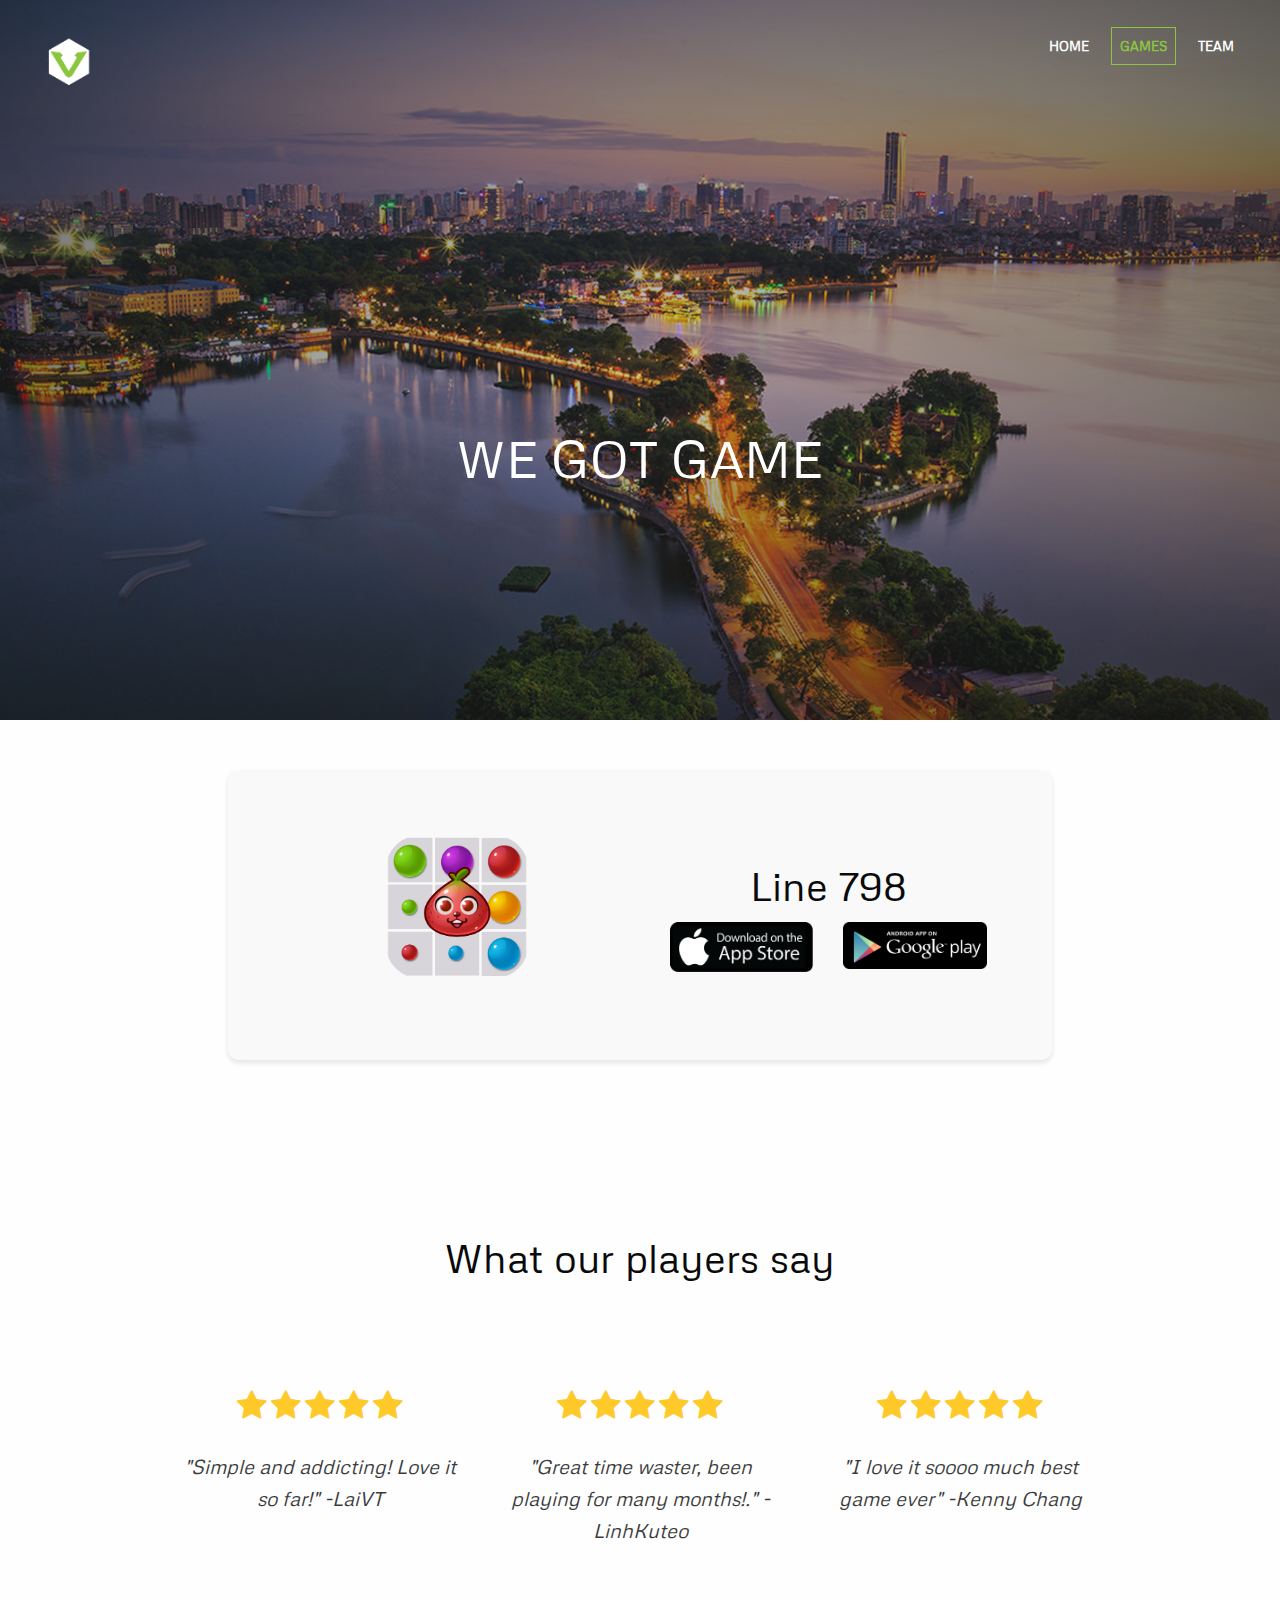
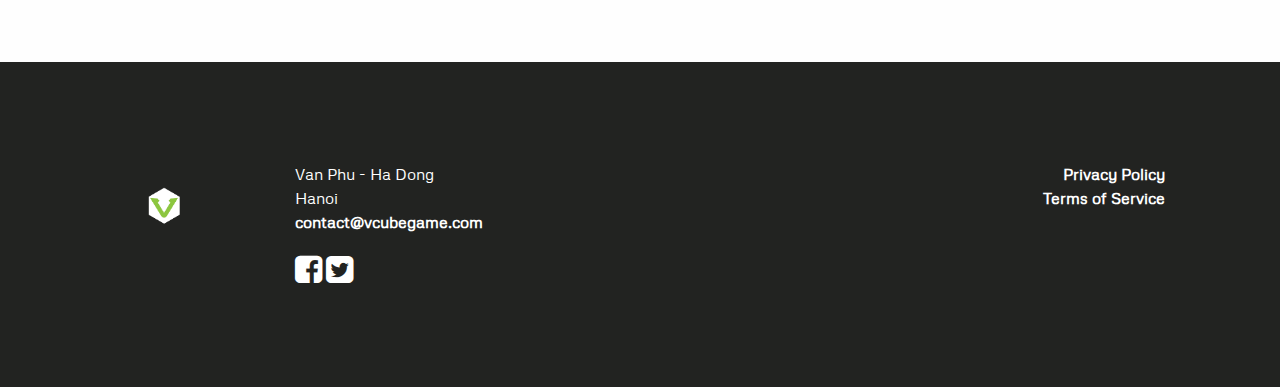
<file: games/index.html>
<!doctype html>
<html lang="en">

  <head>
  <meta charset="utf-8">
  <meta http-equiv="X-UA-Compatible" content="IE=edge">
  <meta name="viewport" content="width=device-width, initial-scale=1">

  <title>Games - vCube</title>
  <meta name="description" content="">

  <meta name="twitter:card" content="summary">
  <meta name="twitter:site" content="@vcubegame">
  <meta name="twitter:title" content="Games - vCube">
  <meta name="twitter:creator" content="@vcubegame">   

  <meta property="og:title" content="Games - vCube"/>
  <meta property="og:type" content="website"/>

  
  
  

  <link rel="icon" type="image/png" href="/images/favicon.png">
  <link rel="icon" type="image/png" href="/images/favicon-32x32.png" sizes="32x32" />
  <link rel="icon" type="image/png" href="/images/favicon-16x16.png" sizes="16x16" />
  <link async href="https://fonts.googleapis.com/css?family=Caveat+Brush|Metrophobic" rel="stylesheet">

  <link rel="stylesheet" href="/css/app.css?v=7029374">

  <link rel="canonical" href="http://www.vcubegame.com/games/">
  <link rel="alternate" type="application/rss+xml" title="vCube" href="http://www.vcubegame.com/feed.xml">

<script>
  (function(i,s,o,g,r,a,m){i['GoogleAnalyticsObject']=r;i[r]=i[r]||function(){
  (i[r].q=i[r].q||[]).push(arguments)},i[r].l=1*new Date();a=s.createElement(o),
  m=s.getElementsByTagName(o)[0];a.async=1;a.src=g;m.parentNode.insertBefore(a,m)
  })(window,document,'script','https://www.google-analytics.com/analytics.js','ga');

  ga('create', 'UA-93065118-1', 'auto');
  ga('send', 'pageview');

</script>
  <script>
    var trackOutboundLink = function(url) {
        ga('send', 'event', 'outbound', 'click', url, {'hitCallback':
            function () {
                document.location = url;
            }
        });
    }
    document.addEventListener("DOMContentLoaded", function(event) {
      $(function() {
        $("a.track").click(function(e) {
            trackOutboundLink($(this).attr("href"));
            return false;
        })
      })
    });
  </script>
</head>


  <body>

    <header>
  
  <div class="bg-overlay"></div>
  <a href="/"><img id="logo" src="/images/logo.png"></a>
<ul>
  <li><a  href="/">Home</a></li>
  <li><a class='active' href="/games/">Games</a></li>
  <li><a  href="/team/">Team</a></li>
</ul>


  <div class="row align-center align-middle" >
    <div class="column small-10 medium-4 large-5 xxlarge-8 text-center" style="z-index:2;">
      <h1>We got game</h1>
      
      
    </div>
  </div>

</header>
  
  <script>
    document.addEventListener("DOMContentLoaded", function(event) {
      function shuffleArray(array) {
          for (var i = array.length - 1; i > 0; i--) {
              var j = Math.floor(Math.random() * (i + 1));
              var temp = array[i];
              array[i] = array[j];
              array[j] = temp;
          }
          return array;
      }
      var imgs = shuffleArray([1,2]).map(i => "/images/headers/bg-" + i + ".png")
      $("header").bgswitcher({
        images: imgs,
        loop: true,
        interval: 10000
      });
    })
  </script>
  


    <div class="content">
        <div class="row games-menu">
  <!--<div class="small-12 medium-6 column">
    <div class="games-menu__box">
    <div class="row align-middle">
      <div class="small-12 medium-6 column">
        <a href="http://www.vcubegame.com" class="track" target="_blank">
        <img src="/images/gamelogos/comingsoon.png">
        </a>
      </div>
      <div class="small-12 medium-6 text-center column">
        <p>Coming soon</p>
        <a class="button track" href="http://www.vcubegame.com" target="_blank">Learn more</a>
      </div>
    </div>
    </div>
  </div>-->
<div class="small-12 medium-2 column"></div>
  <div class="small-12 medium-8 column">
    <div class="games-menu__box">
    <div class="row align-middle">
      <div class="small-12 medium-6 column">
        <a href="http://www.vcubegame.com" class="track" target="_blank">
        <img src="/images/gamelogos/line798.png">
        </a>
      </div>
      <div class="small-12 medium-6 text-center column">
          <h2>Line 798</h2>
          <div class="small-12 medium-6 text-center column">
              <a href="https://goo.gl/zqtLxi" target="_blank"><img src="/images/gamelogos/store_apple.png"></a>
          </div>
          <div class="small-12 medium-6 text-center column">
              <a href="https://goo.gl/l0WiyY" target="_blank"><img src="/images/gamelogos/store_google_play.png"></a>
          </div>
      </div>
    </div>
    </div>
  </div>
</div>


<section>
<div class="reviews">
  <div class="row align-center">
    <div class="small-12 medium-5 column text-center">
      <h2>What our players say</h2>
      <br>
      <br>
      <br>
    </div>
  </div>
  <div class="row align-center">
    <div class="small-12 medium-3 column text-center">
      <div class="reviews__logo">
        <i class="fa fa-star fa-2x" aria-hidden="true"></i>
        <i class="fa fa-star fa-2x" aria-hidden="true"></i>
        <i class="fa fa-star fa-2x" aria-hidden="true"></i>
        <i class="fa fa-star fa-2x" aria-hidden="true"></i>
        <i class="fa fa-star fa-2x" aria-hidden="true"></i>
      </div>
      <p>"Simple and addicting! Love it so far!" -LaiVT</p>
    </div>

    <div class="small-12 medium-3 column text-center">
      <div class="reviews__logo">
        <i class="fa fa-star fa-2x" aria-hidden="true"></i>
        <i class="fa fa-star fa-2x" aria-hidden="true"></i>
        <i class="fa fa-star fa-2x" aria-hidden="true"></i>
        <i class="fa fa-star fa-2x" aria-hidden="true"></i>
        <i class="fa fa-star fa-2x" aria-hidden="true"></i>
      </div>
      <p>"Great time waster,  been playing for many months!." -LinhKuteo</p>
    </div>

    <div class="small-12 medium-3 column text-center">
      <div class="reviews__logo">
        <i class="fa fa-star fa-2x" aria-hidden="true"></i>
        <i class="fa fa-star fa-2x" aria-hidden="true"></i>
        <i class="fa fa-star fa-2x" aria-hidden="true"></i>
        <i class="fa fa-star fa-2x" aria-hidden="true"></i>
        <i class="fa fa-star fa-2x" aria-hidden="true"></i>
      </div>
      <p>"I love it soooo much best game ever" -Kenny Chang</p>
    </div>

  </div>
</div>
</section>



    </div>

    <footer>
  <div class="row">
    <div class="small-12 medium-2 column"><img src="/images/logo.png" style="width: 100px;"></div>

    <div class="small-12 medium-4 column">
      <address>
      Van Phu - Ha Dong</br>
      Hanoi</br>
      <a href="mailto:&#99;&#111;&#110;&#116;&#97;&#99;&#116;&#64;&#118;&#99;&#117;&#98;&#101;&#103;&#97;&#109;&#101;&#46;&#99;&#111;&#109;" class="email">&#99;&#111;&#110;&#116;&#97;&#99;&#116;&#64;&#118;&#99;&#117;&#98;&#101;&#103;&#97;&#109;&#101;&#46;&#99;&#111;&#109;</a>
      </address>
      <a href="https://www.facebook.com/vcubegame" class="track"><i class="fa fa-facebook-square fa-2x" aria-hidden="true"></i></a>
      <a href="https://twitter.com/vcubegame" class="track"><i class="fa fa-twitter-square fa-2x" aria-hidden="true"></i></a>
    </div>

    <div class="small-12 medium-6 text-right column">
      <a href="/privacypolicy">Privacy Policy</a></br>
      <a href="/termsofservice">Terms of Service</a></br>
    </div>
  </div>
</footer>

<script src="/js/app.min.js"></script>


  </body>

</html>
</file>
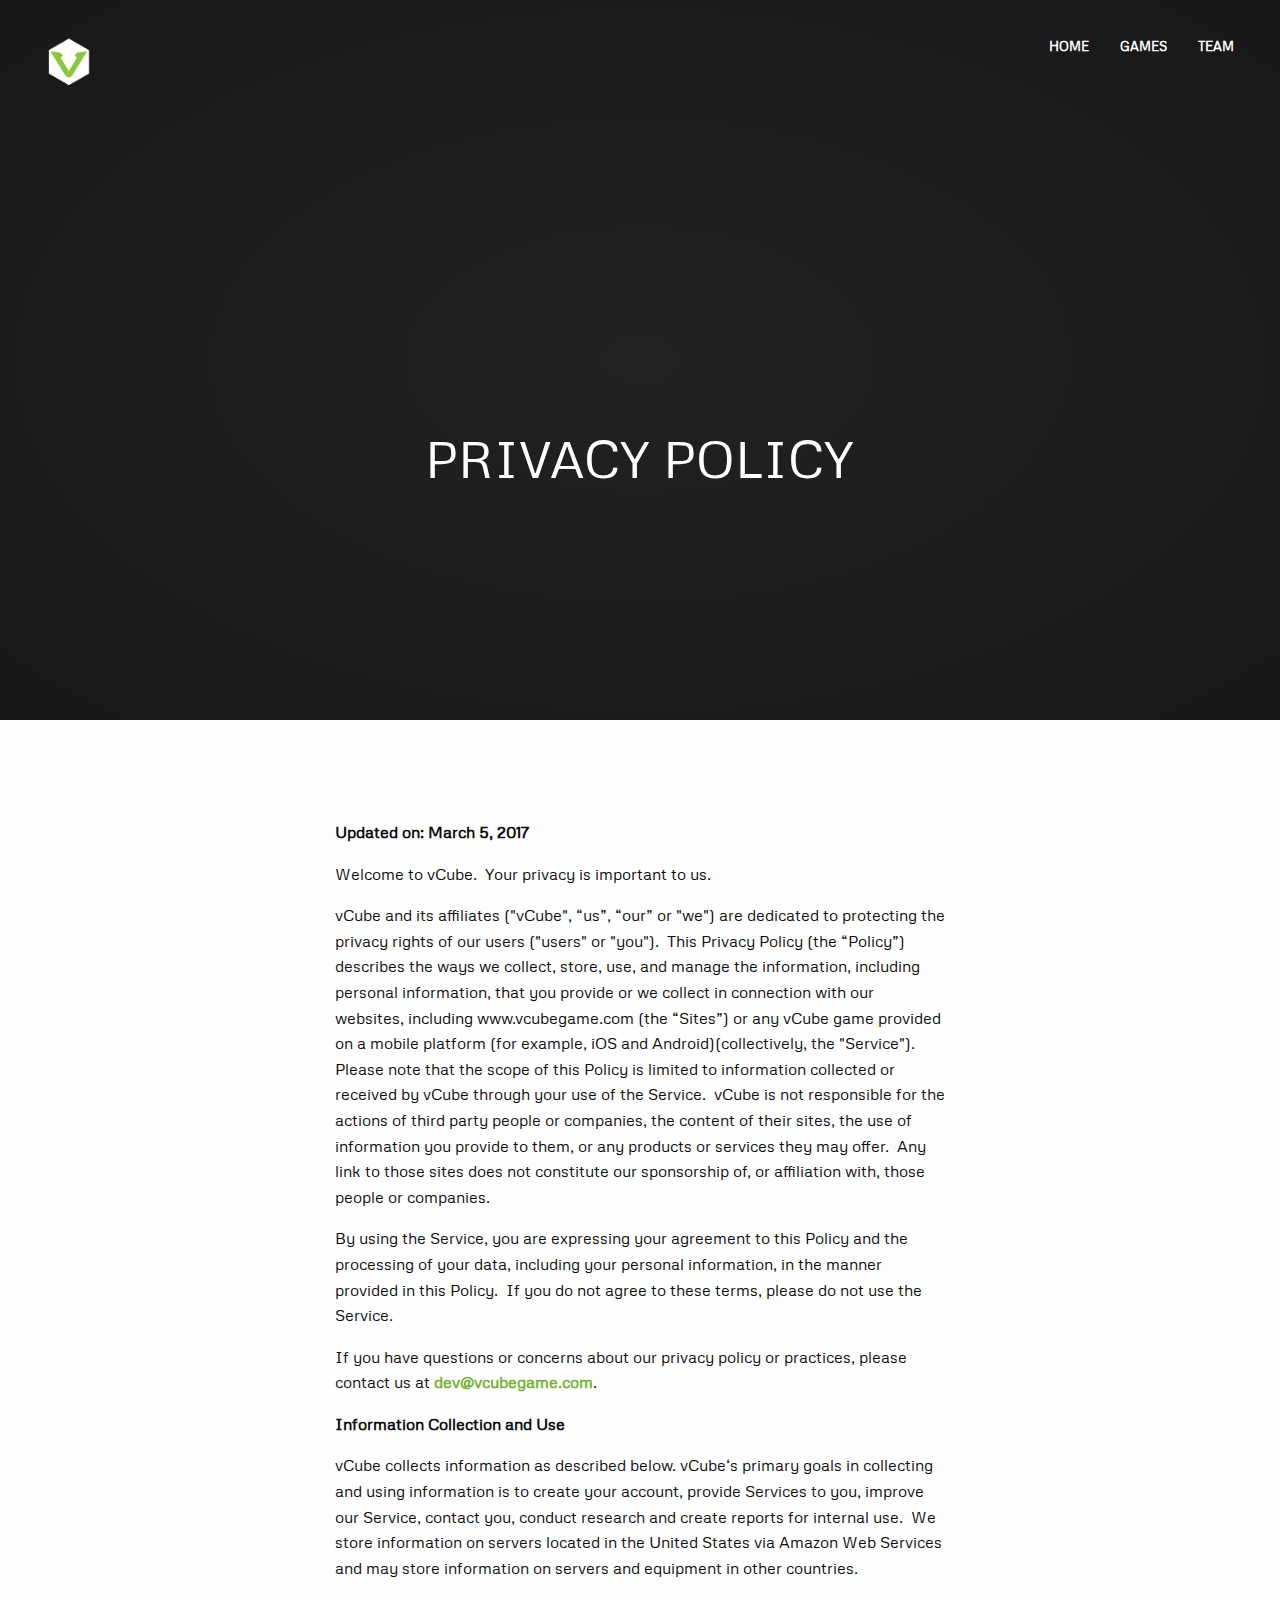
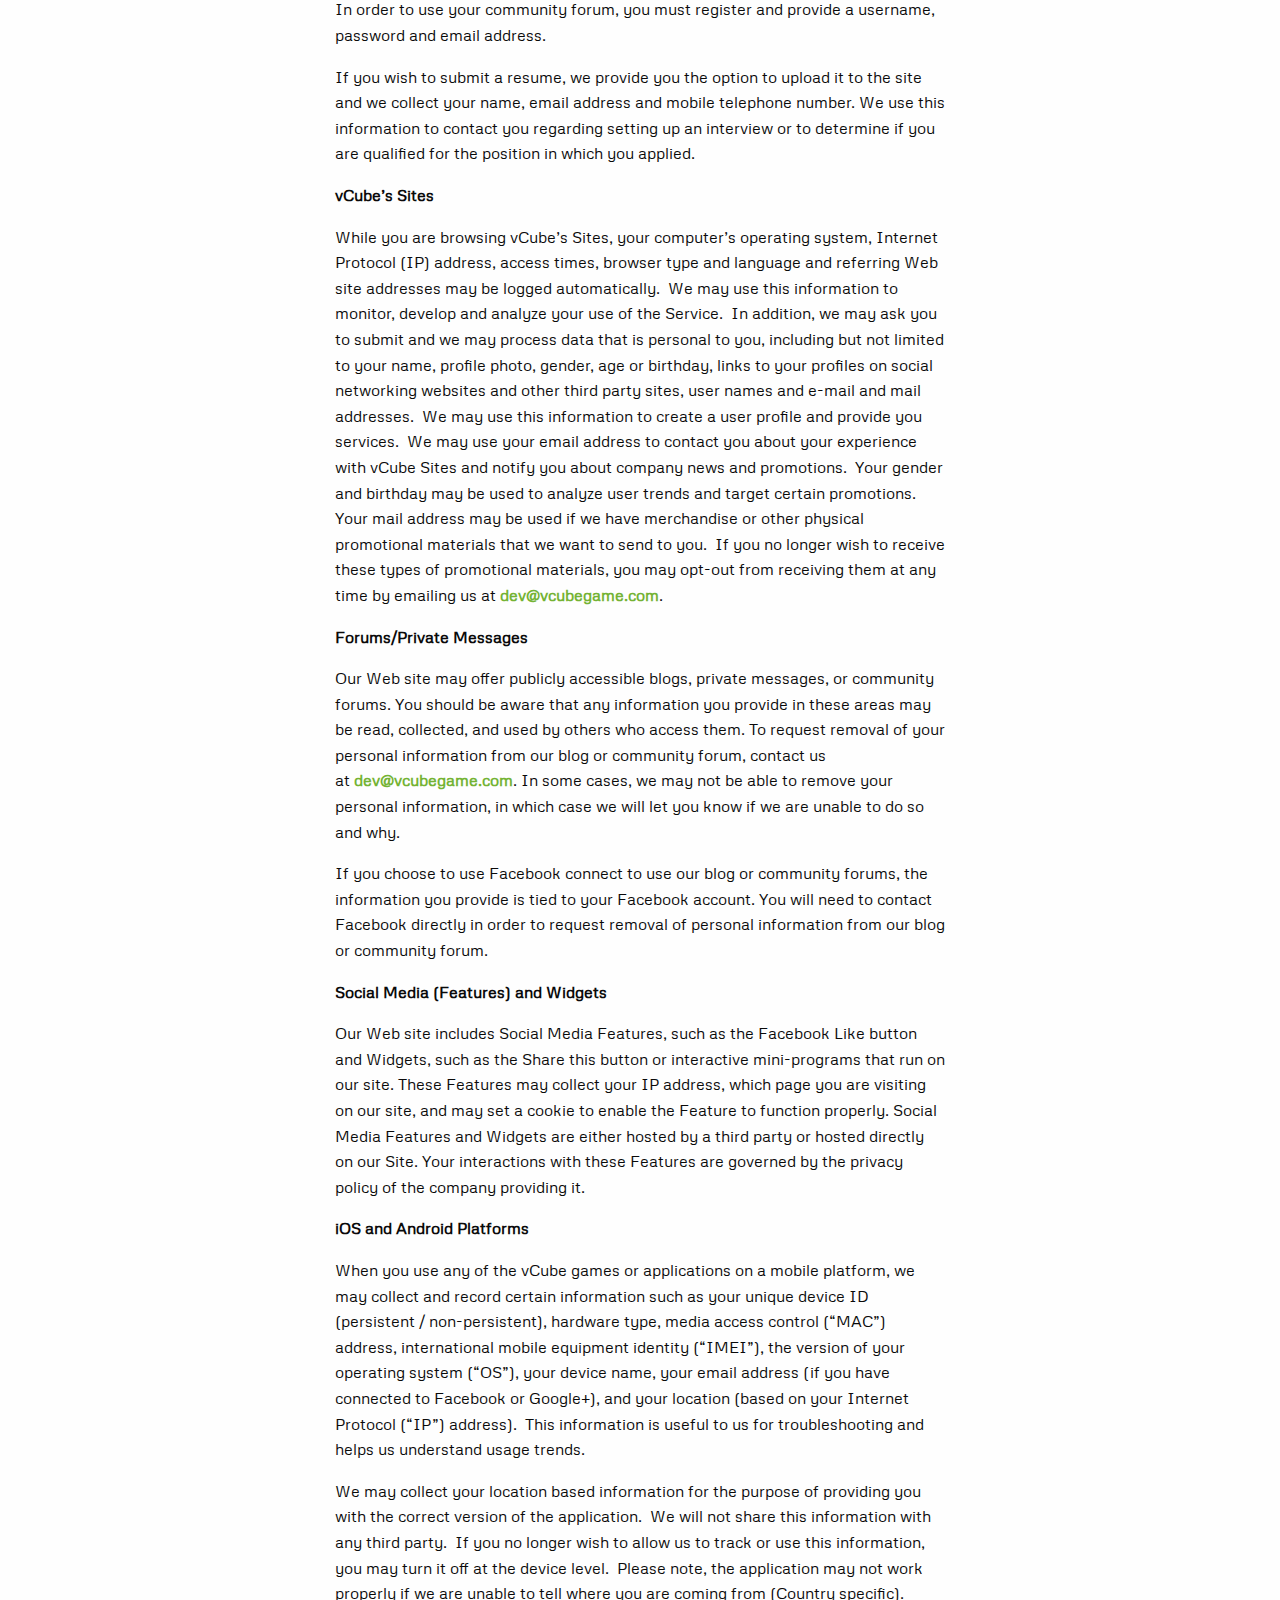
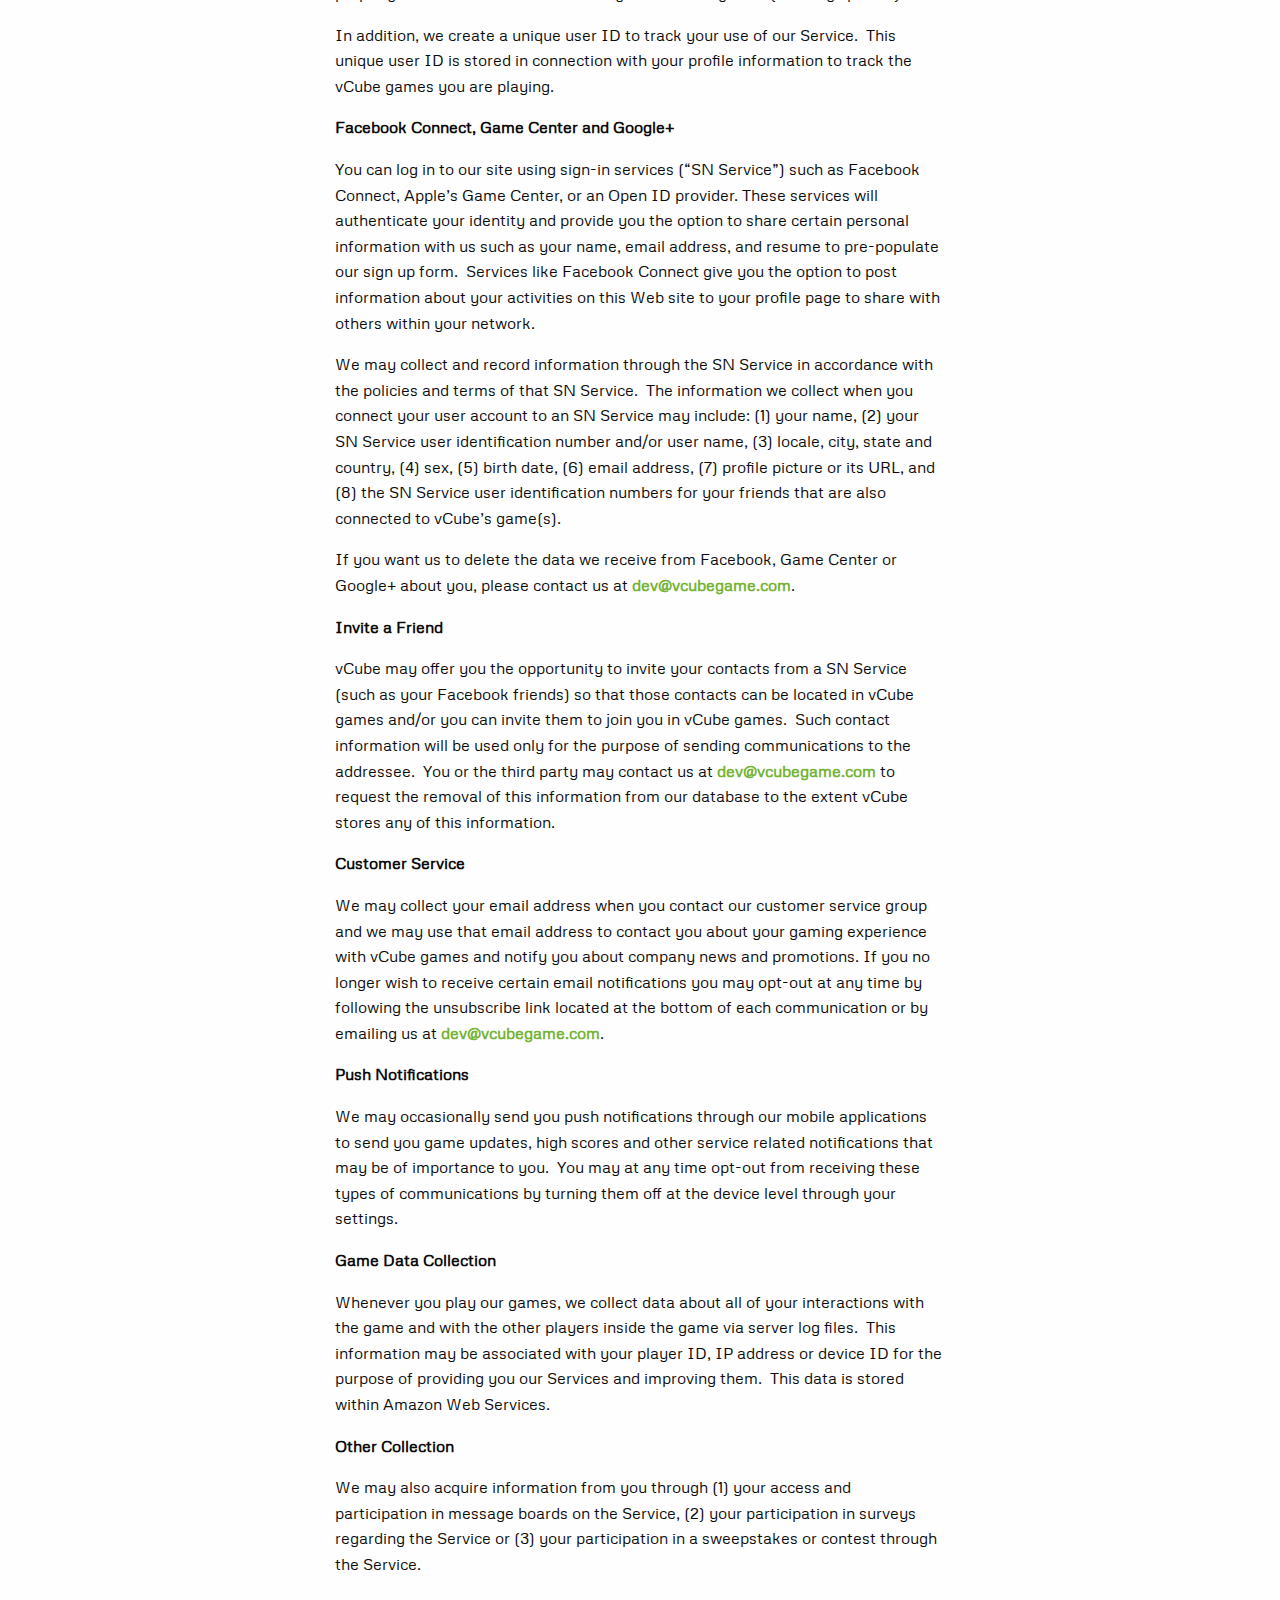
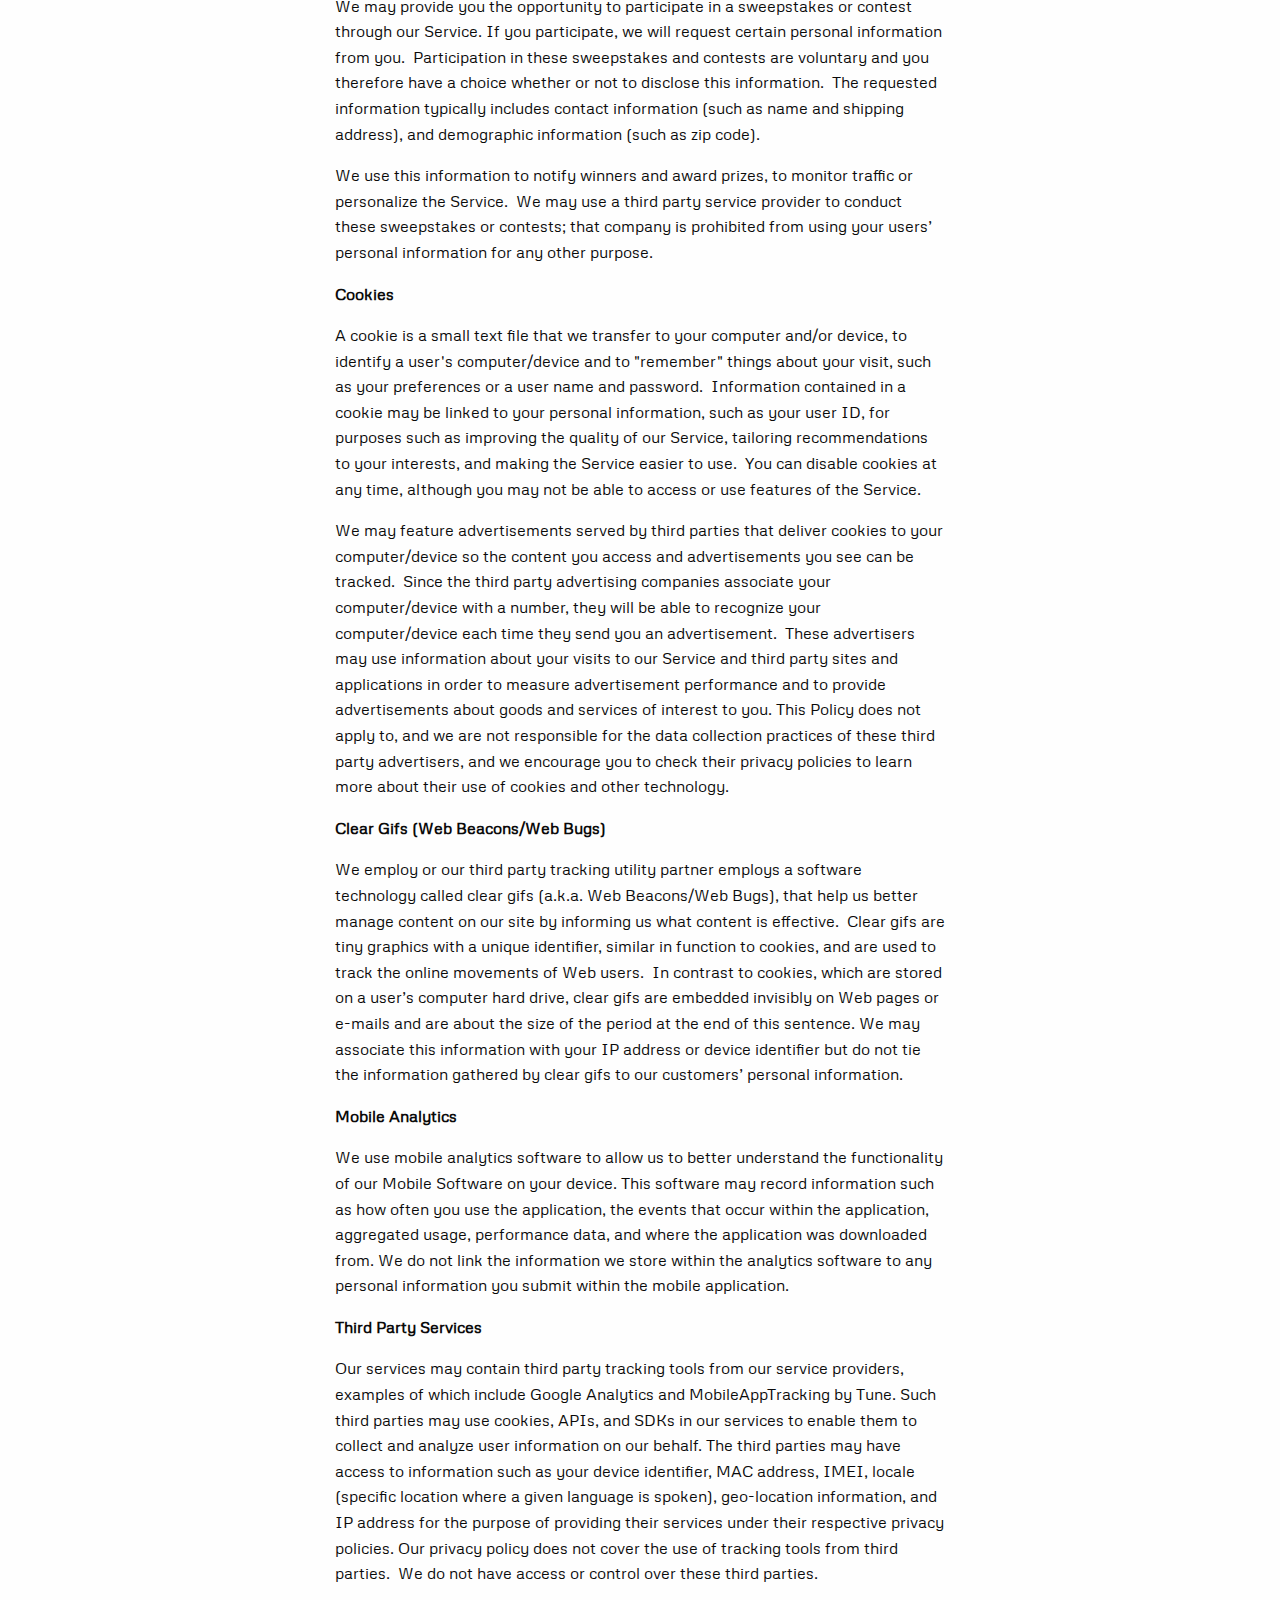
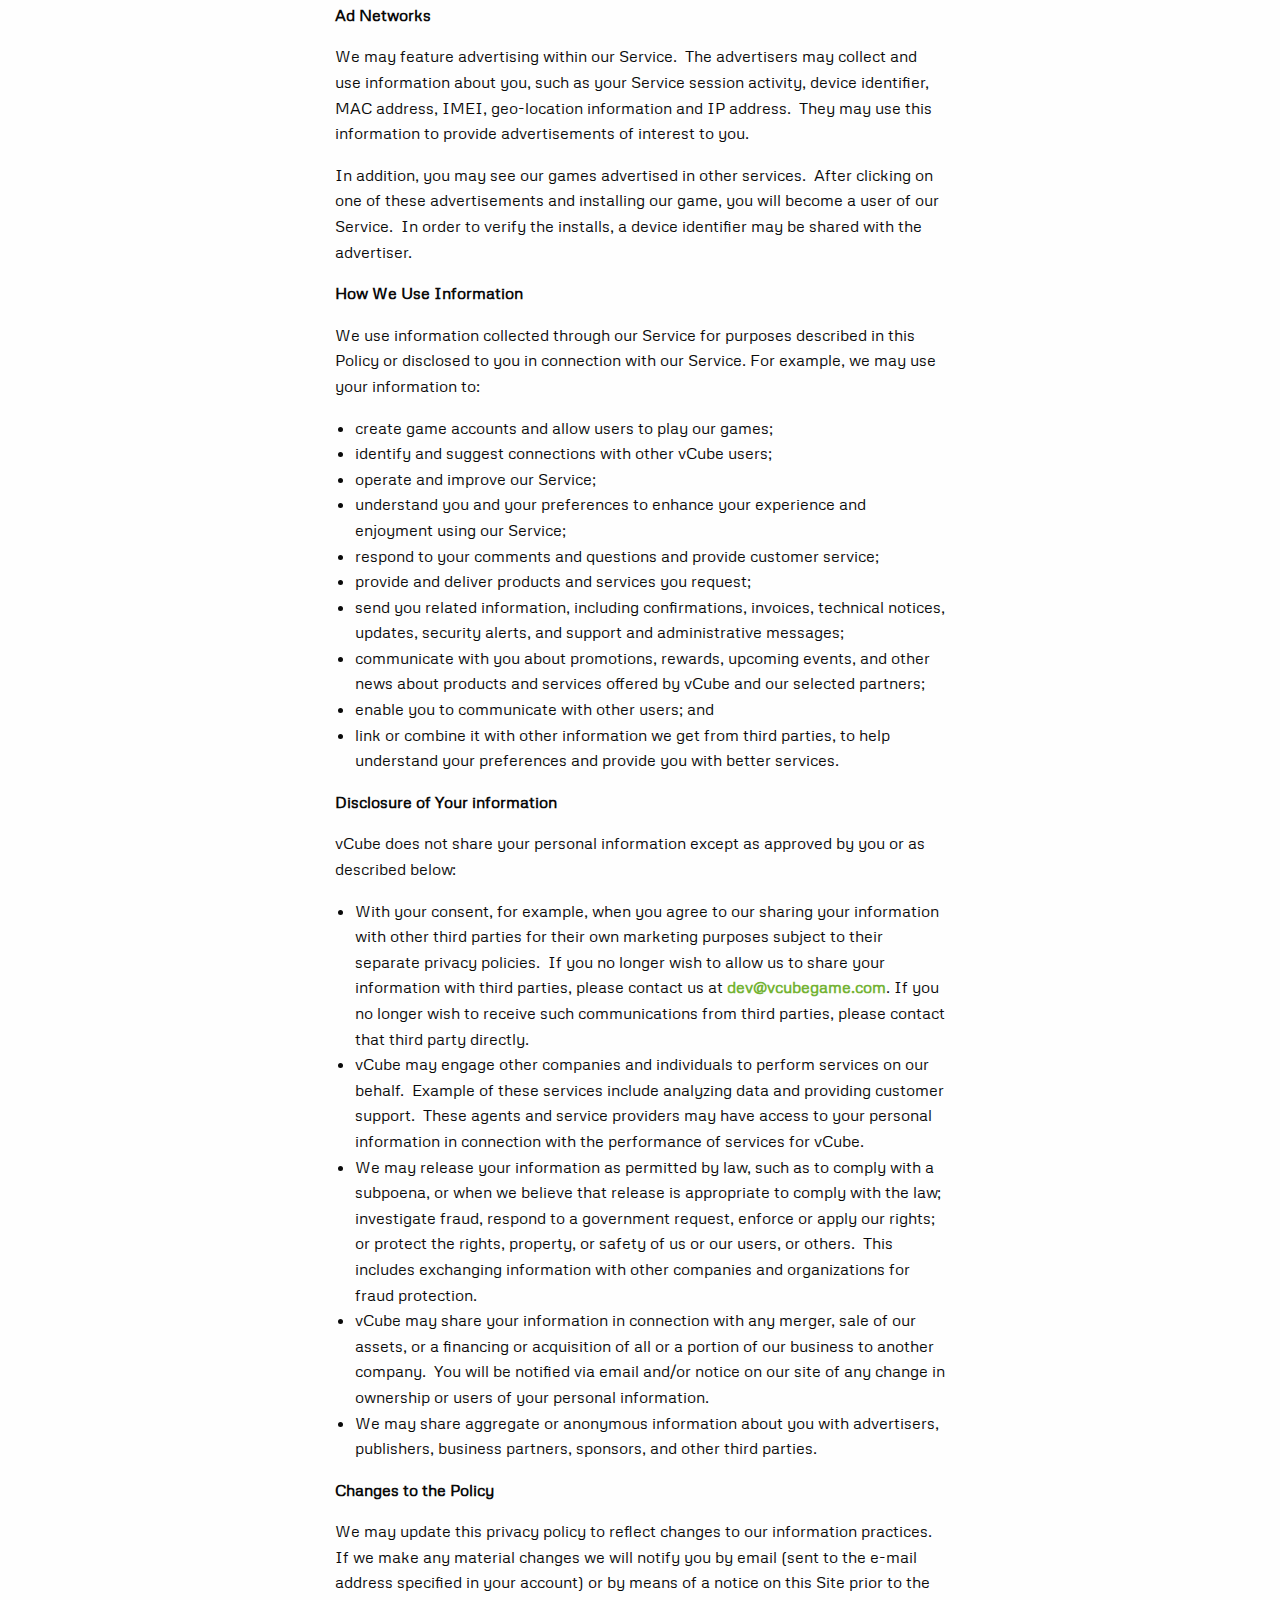
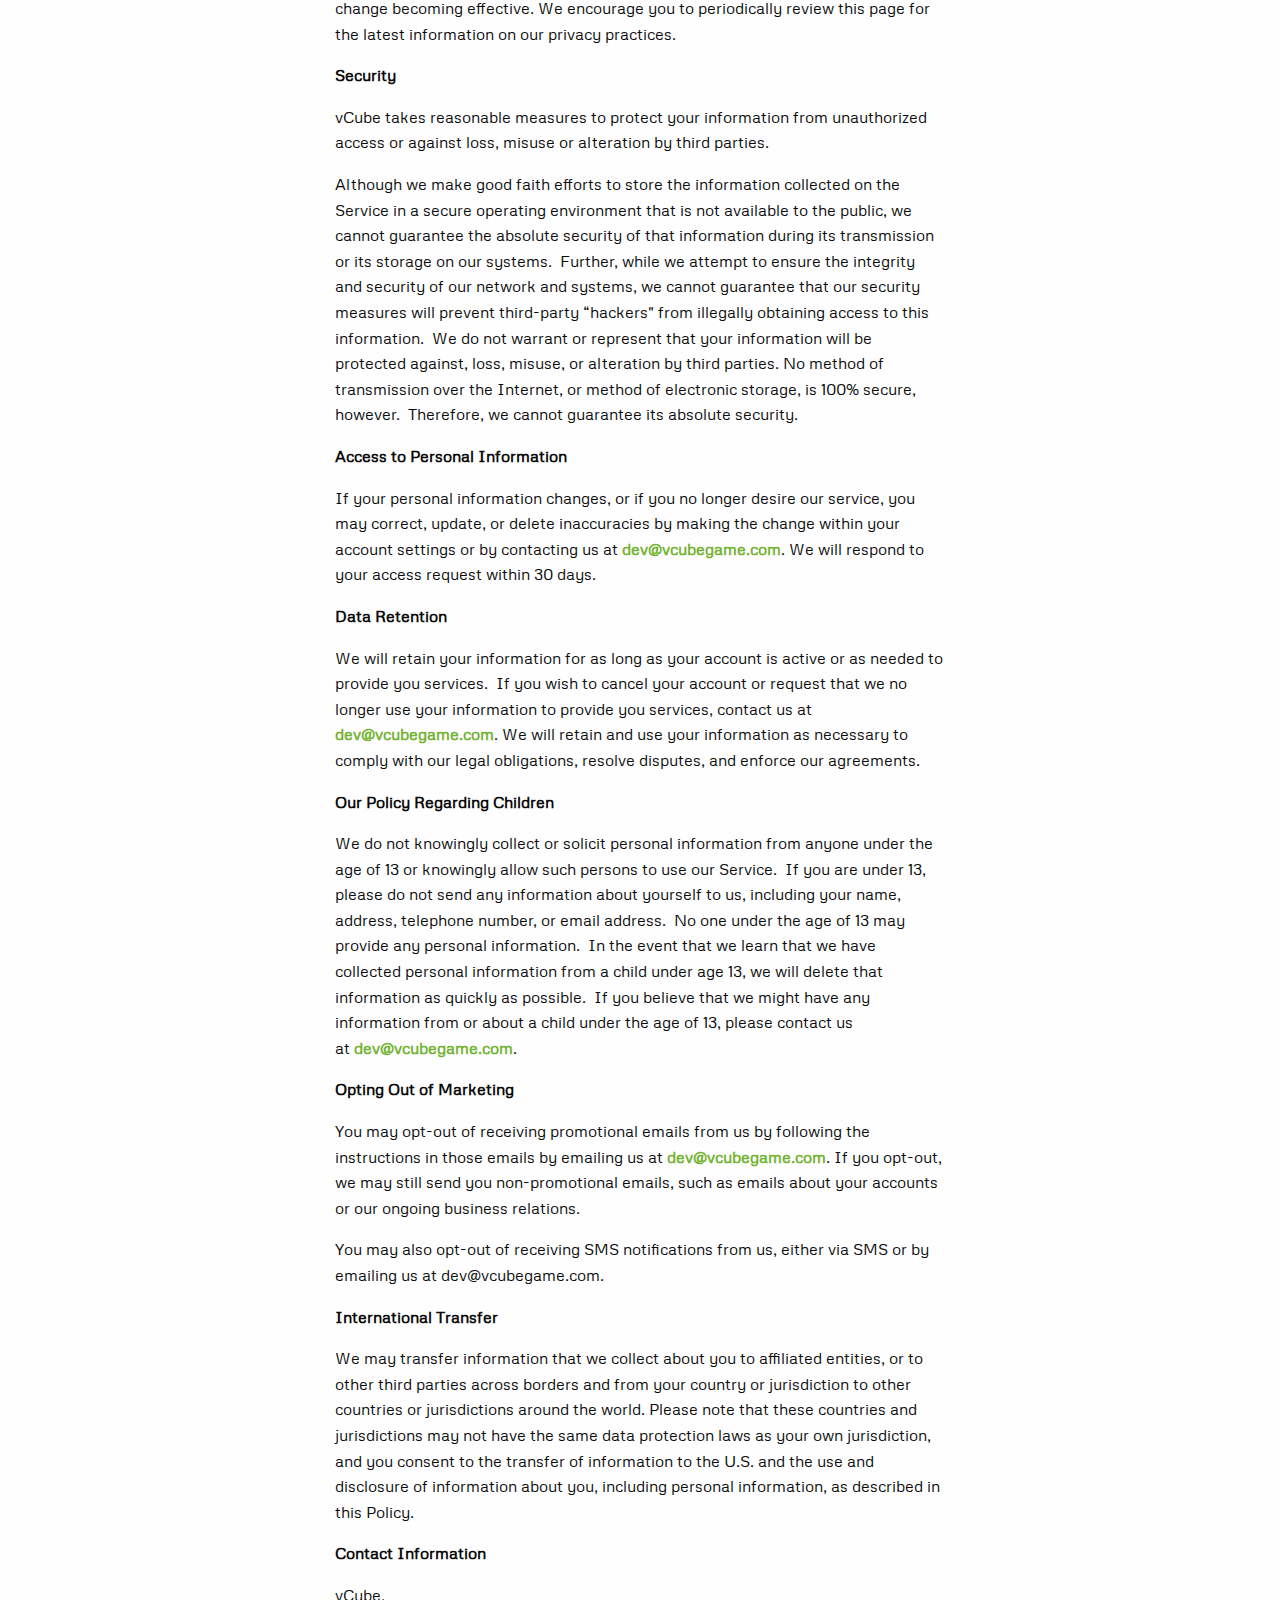
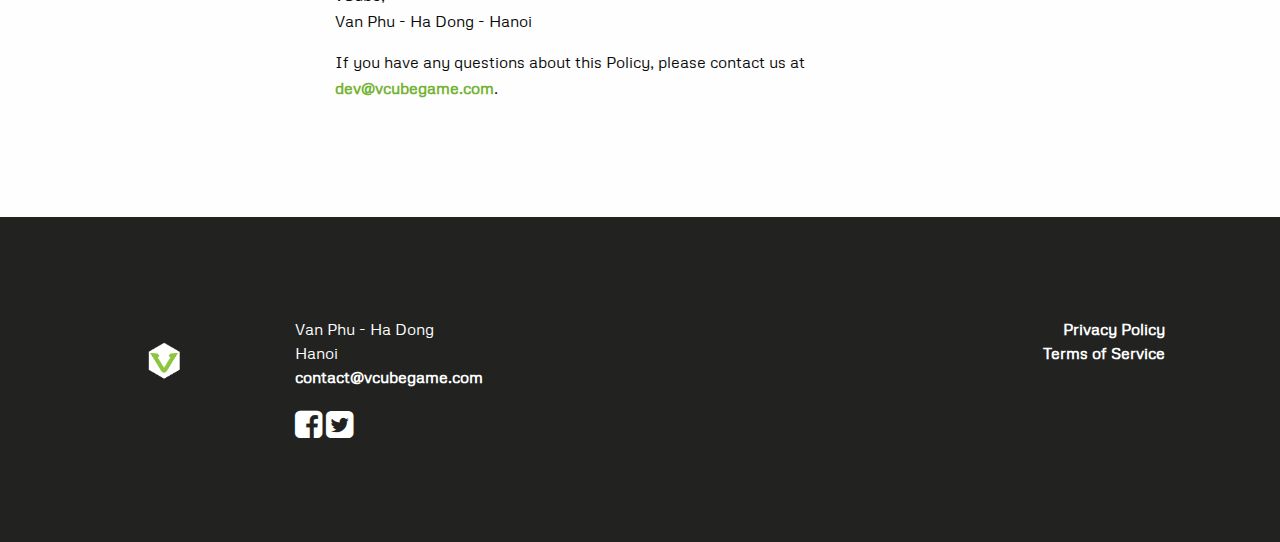
<file: privacypolicy.html>
<!doctype html>
<html lang="en">

  <head>
  <meta charset="utf-8">
  <meta http-equiv="X-UA-Compatible" content="IE=edge">
  <meta name="viewport" content="width=device-width, initial-scale=1">

  <title>Privacy Policy — vCube</title>
  <meta name="description" content="">

  <meta name="twitter:card" content="summary">
  <meta name="twitter:site" content="@vcubegame">
  <meta name="twitter:title" content="Privacy Policy — vCube">
  <meta name="twitter:creator" content="@vcubegame">
  
  <meta name="twitter:description" content="At vCube, we are young and creative people. We believe in fast delivery and gladness. We started the studio in early 2017, and will be shipped the top-notch mobile games as many as we can.">  

  <meta property="og:title" content="Privacy Policy — vCube"/>
  <meta property="og:type" content="website"/>
  
  
  <meta property="og:image" content="http://www.vcubegame.com/images/headers/bg-3.jpg"/>
  <meta name="twitter:image" content="http://www.vcubegame.com/images/headers/bg-3.jpg">
  
  

  <link rel="icon" type="image/png" href="/images/favicon.png">
  <link rel="icon" type="image/png" href="/images/favicon-32x32.png" sizes="32x32" />
  <link rel="icon" type="image/png" href="/images/favicon-16x16.png" sizes="16x16" />
  <link async href="https://fonts.googleapis.com/css?family=Caveat+Brush|Metrophobic" rel="stylesheet">

  <link rel="stylesheet" href="/css/app.css?v=7029374">

  <link rel="canonical" href="http://www.vcubegame.com/privacypolicy.html">
  <link rel="alternate" type="application/rss+xml" title="vCube" href="http://www.vcubegame.com/feed.xml">
<script>
  (function(i,s,o,g,r,a,m){i['GoogleAnalyticsObject']=r;i[r]=i[r]||function(){
  (i[r].q=i[r].q||[]).push(arguments)},i[r].l=1*new Date();a=s.createElement(o),
  m=s.getElementsByTagName(o)[0];a.async=1;a.src=g;m.parentNode.insertBefore(a,m)
  })(window,document,'script','https://www.google-analytics.com/analytics.js','ga');

  ga('create', 'UA-93065118-1', 'auto');
  ga('send', 'pageview');

</script>
  <script>
    var trackOutboundLink = function(url) {
        ga('send', 'event', 'outbound', 'click', url, {'hitCallback':
            function () {
                document.location = url;
            }
        });
    }
    document.addEventListener("DOMContentLoaded", function(event) {
      $(function() {
        $("a.track").click(function(e) {
            trackOutboundLink($(this).attr("href"));
            return false;
        })
      })
    });
  </script>
</head>


  <body>

    <header>
  
  <div class="bg-overlay"></div>
  <a href="/"><img id="logo" src="/images/logo.png"></a>
<ul>
  <li><a  href="/">Home</a></li>
  <li><a  href="/games">Games</a></li>
  <li><a  href="/team">Team</a></li>
</ul>


  <div class="row align-center align-middle" >
    <div class="column small-10 medium-4 large-5 xxlarge-8 text-center" style="z-index:2;">
      <h1>Privacy Policy</h1>
      
      
    </div>
  </div>

</header>

    <div class="content">
        <section>
<div class="row align-center">
  <div class="small-12 medium-6 column">
    <p class="p1"><strong>Updated on: March 5, 2017</strong></p>
    <p class="p1">Welcome to vCube.&nbsp; Your privacy is important to us.</p>
    <p class="p1">vCube and its affiliates ("vCube", &ldquo;us&rdquo;, &ldquo;our&rdquo; or "we") are dedicated to protecting the privacy rights of our users ("users" or "you").&nbsp; This Privacy Policy (the &ldquo;Policy&rdquo;) describes the ways we collect, store, use, and manage the information, including personal information, that you provide or we collect in connection with our websites, including www.vcubegame.com (the &ldquo;Sites&rdquo;) or any vCube game provided on a mobile platform (for example, iOS and Android)(collectively, the "Service").&nbsp; Please note that the scope of this Policy is limited to information collected or received by vCube through your use of the Service.&nbsp; vCube is not responsible for the actions of third party people or companies, the content of their sites, the use of information you provide to them, or any products or services they may offer.&nbsp; Any link to those sites does not constitute our sponsorship of, or affiliation with, those people or companies.</p>
    <p class="p1">By using the Service, you are expressing your agreement to this Policy and the processing of your data, including your personal information, in the manner provided in this Policy.&nbsp; If you do not agree to these terms, please do not use the Service.</p>
    <p class="p1">If you have questions or concerns about our privacy policy or practices, please contact us at <a href="mailto:&#100;&#101;&#118;&#64;&#118;&#99;&#117;&#98;&#101;&#103;&#97;&#109;&#101;&#46;&#99;&#111;&#109;"><span class="s1">&#100;&#101;&#118;&#64;&#118;&#99;&#117;&#98;&#101;&#103;&#97;&#109;&#101;&#46;&#99;&#111;&#109;</span></a>.</p>
    <p class="p1"><strong>Information Collection and Use</strong></p>
    <p class="p1">vCube collects information as described below.&nbsp;vCube&lsquo;s primary goals in collecting and using information is to create your account, provide Services to you, improve our Service, contact you, conduct research and create reports for internal use.&nbsp; We store information on servers located in the United States via Amazon Web Services and may store information on servers and equipment in other countries.</p>
    <p class="p1">In order to use your community forum, you must register and provide a username, password and email address.</p>
    <p class="p1">If you wish to submit a resume, we provide you the option to upload it to the site and we collect your name, email address and mobile telephone number. We use this information to contact you regarding setting up an interview or to determine if you are qualified for the position in which you applied.</p>
    <p class="p1"><strong>vCube&rsquo;s Sites</strong></p>
    <p class="p1">While you are browsing vCube&rsquo;s Sites, your computer&rsquo;s operating system, Internet Protocol (IP) address, access times, browser type and language and referring Web site addresses may be logged automatically.&nbsp; We may use this information to monitor, develop and analyze your use of the Service.&nbsp; In addition, we may ask you to submit and we may process data that is personal to you, including but not limited to your name, profile photo, gender, age or birthday, links to your profiles on social networking websites and other third party sites, user names and e-mail and mail addresses.&nbsp; We may use this information to create a user profile and provide you services.&nbsp; We may use your email address to contact you about your experience with vCube Sites and notify you about company news and promotions.&nbsp; Your gender and birthday may be used to analyze user trends and target certain promotions.&nbsp; Your mail address may be used if we have merchandise or other physical promotional materials that we want to send to you.&nbsp; If you no longer wish to receive these types of promotional materials, you may opt-out from receiving them at any time by emailing us at&nbsp;<a href="mailto:&#100;&#101;&#118;&#64;&#118;&#99;&#117;&#98;&#101;&#103;&#97;&#109;&#101;&#46;&#99;&#111;&#109;"><span class="s1">&#100;&#101;&#118;&#64;&#118;&#99;&#117;&#98;&#101;&#103;&#97;&#109;&#101;&#46;&#99;&#111;&#109;</span></a>.</p>
    <p class="p1"><strong>Forums/Private Messages</strong></p>
    <p class="p1">Our Web site may offer publicly accessible blogs, private messages, or community forums. You should be aware that any information you provide in these areas may be read, collected, and used by others who access them. To request removal of your personal information from our blog or community forum, contact us at&nbsp;<a href="mailto:&#100;&#101;&#118;&#64;&#118;&#99;&#117;&#98;&#101;&#103;&#97;&#109;&#101;&#46;&#99;&#111;&#109;"><span class="s1">&#100;&#101;&#118;&#64;&#118;&#99;&#117;&#98;&#101;&#103;&#97;&#109;&#101;&#46;&#99;&#111;&#109;</span></a>. In some cases, we may not be able to remove your personal information, in which case we will let you know if we are unable to do so and why.</p>
    <p class="p1">If you choose to use Facebook connect to use our blog or community forums, the information you provide is tied to your Facebook account. You will need to contact Facebook directly in order to request removal of personal information from our blog or community forum.</p>
    <p class="p1"><strong>Social Media (Features) and Widgets</strong></p>
    <p class="p1">Our Web site includes Social Media Features, such as the Facebook Like button and Widgets, such as the Share this button or interactive mini-programs that run on our site. These Features may collect your IP address, which page you are visiting on our site, and may set a cookie to enable the Feature to function properly. Social Media Features and Widgets are either hosted by a third party or hosted directly on our Site. Your interactions with these Features are governed by the privacy policy of the company providing it.</p>
    <p class="p1"><strong>iOS and Android Platforms</strong></p>
    <p class="p1">When you use any of the vCube games or applications on a mobile platform, we may collect and record certain information such as your unique device ID (persistent / non-persistent), hardware type, media access control (&ldquo;MAC&rdquo;) address, international mobile equipment identity (&ldquo;IMEI&rdquo;), the version of your operating system (&ldquo;OS&rdquo;), your device name, your email address (if you have connected to Facebook or Google+), and your location (based on your Internet Protocol (&ldquo;IP&rdquo;) address).&nbsp; This information is useful to us for troubleshooting and helps us understand usage trends.</p>
    <p class="p1">We may collect your location based information for the purpose of providing you with the correct version of the application.&nbsp; We will not share this information with any third party.&nbsp; If you no longer wish to allow us to track or use this information, you may turn it off at the device level.&nbsp; Please note, the application may not work properly if we are unable to tell where you are coming from (Country specific).</p>
    <p class="p1">In addition, we create a unique user ID to track your use of our Service.&nbsp; This unique user ID is stored in connection with your profile information to track the vCube games you are playing.</p>
    <p class="p1"><strong>Facebook Connect, Game Center and Google+</strong></p>
    <p class="p1">You can log in to our site using sign-in services (&ldquo;SN Service&rdquo;) such as Facebook Connect, Apple&rsquo;s Game Center, or an Open ID provider. These services will authenticate your identity and provide you the option to share certain personal information with us such as your name, email address, and resume to pre-populate our sign up form.&nbsp; Services like Facebook Connect give you the option to post information about your activities on this Web site to your profile page to share with others within your network.</p>
    <p class="p1">We may collect and record information through the SN Service in accordance with the policies and terms of that SN Service.&nbsp; The information we collect when you connect your user account to an SN Service may include: (1) your name, (2) your SN Service user identification number and/or user name, (3) locale, city, state and country, (4) sex, (5) birth date, (6) email address, (7) profile picture or its URL, and (8) the SN Service user identification numbers for your friends that are also connected to vCube&rsquo;s game(s).</p>
    <p class="p1">If you want us to delete the data we receive from Facebook, Game Center or Google+ about you, please contact us at&nbsp;<a href="mailto:&#100;&#101;&#118;&#64;&#118;&#99;&#117;&#98;&#101;&#103;&#97;&#109;&#101;&#46;&#99;&#111;&#109;"><span class="s1">&#100;&#101;&#118;&#64;&#118;&#99;&#117;&#98;&#101;&#103;&#97;&#109;&#101;&#46;&#99;&#111;&#109;</span></a>.</p>
    <p class="p1"><strong>Invite a Friend</strong></p>
    <p class="p1">vCube may offer you the opportunity to invite your contacts from a SN Service (such as your Facebook friends) so that those contacts can be located in vCube games and/or you can invite them to join you in vCube games.&nbsp; Such contact information will be used only for the purpose of sending communications to the addressee.&nbsp; You or the third party may contact us at <a href="mailto:&#100;&#101;&#118;&#64;&#118;&#99;&#117;&#98;&#101;&#103;&#97;&#109;&#101;&#46;&#99;&#111;&#109;"><span class="s1">&#100;&#101;&#118;&#64;&#118;&#99;&#117;&#98;&#101;&#103;&#97;&#109;&#101;&#46;&#99;&#111;&#109;</span></a>&nbsp;to request the removal of this information from our database to the extent vCube stores any of this information.</p>
    <p class="p1"><strong>Customer Service</strong></p>
    <p class="p1">We may collect your email address when you contact our customer service group and we may use that email address to contact you about your gaming experience with vCube games and notify you about company news and promotions. If you no longer wish to receive certain email notifications you may opt-out at any time by following the unsubscribe link located at the bottom of each communication or by emailing us at&nbsp;<a href="%22mailto:priva"><span class="s1">&#100;&#101;&#118;&#64;&#118;&#99;&#117;&#98;&#101;&#103;&#97;&#109;&#101;&#46;&#99;&#111;&#109;</span></a>.</p>
    <p class="p1"><strong>Push Notifications</strong></p>
    <p class="p1">We may occasionally send you push notifications through our mobile applications to send you game updates, high scores and other service related notifications that may be of importance to you.&nbsp; You may at any time opt-out from receiving these types of communications by turning them off at the device level through your settings.</p>
    <p class="p1"><strong>Game Data Collection</strong></p>
    <p class="p1">Whenever you play our games, we collect data about all of your interactions with the game and with the other players inside the game via server log files.&nbsp; This information may be associated with your player ID, IP address or device ID for the purpose of providing you our Services and improving them.&nbsp; This data is stored within Amazon Web Services.</p>
    <p class="p1"><strong>Other Collection</strong></p>
    <p class="p1">We may also acquire information from you through (1) your access and participation in message boards on the Service, (2) your participation in surveys regarding the Service or (3) your participation in a sweepstakes or contest through the Service.</p>
    <p class="p1">We may provide you the opportunity to participate in a sweepstakes or contest through our Service. If you participate, we will request certain personal information from you.&nbsp; Participation in these sweepstakes and contests are voluntary and you therefore have a choice whether or not to disclose this information.&nbsp; The requested information typically includes contact information (such as name and shipping address), and demographic information (such as zip code).</p>
    <p class="p1">We use this information to notify winners and award prizes, to monitor traffic or personalize the Service.&nbsp; We may use a third party service provider to conduct these sweepstakes or contests; that company is prohibited from using your users&rsquo; personal information for any other purpose.</p>
    <p class="p1"><strong>Cookies</strong></p>
    <p class="p1">A cookie is a small text file that we transfer to your computer and/or device, to identify a user's computer/device and to "remember" things about your visit, such as your preferences or a user name and password.&nbsp; Information contained in a cookie may be linked to your personal information, such as your user ID, for purposes such as improving the quality of our Service, tailoring recommendations to your interests, and making the Service easier to use.&nbsp; You can disable cookies at any time, although you may not be able to access or use features of the Service.</p>
    <p class="p1">We may feature advertisements served by third parties that deliver cookies to your computer/device so the content you access and advertisements you see can be tracked.&nbsp; Since the third party advertising companies associate your computer/device with a number, they will be able to recognize your computer/device each time they send you an advertisement.&nbsp; These advertisers may use information about your visits to our Service and third party sites and applications in order to measure advertisement performance and to provide advertisements about goods and services of interest to you. This Policy does not apply to, and we are not responsible for the data collection practices of these third party advertisers, and we encourage you to check their privacy policies to learn more about their use of cookies and other technology.</p>
    <p class="p1"><strong>Clear Gifs (Web Beacons/Web Bugs)</strong></p>
    <p class="p1">We employ or our third party tracking utility partner employs a software technology called clear gifs (a.k.a. Web Beacons/Web Bugs), that help us better manage content on our site by informing us what content is effective.&nbsp; Clear gifs are tiny graphics with a unique identifier, similar in function to cookies, and are used to track the online movements of Web users.&nbsp; In contrast to cookies, which are stored on a user&rsquo;s computer hard drive, clear gifs are embedded invisibly on Web pages or e-mails and are about the size of the period at the end of this sentence. We may associate this information with your IP address or device identifier but do not tie the information gathered by clear gifs to our customers&rsquo; personal information.</p>
    <p class="p1"><strong>Mobile Analytics</strong></p>
    <p class="p1">We use mobile analytics software to allow us to better understand the functionality of our Mobile Software on your device. This software may record information such as how often you use the application, the events that occur within the application, aggregated usage, performance data, and where the application was downloaded from. We do not link the information we store within the analytics software to any personal information you submit within the mobile application.</p>
    <p class="p1"><strong>Third Party Services</strong></p>
    <p class="p1">Our services may contain third party tracking tools from our service providers, examples of which include Google Analytics and MobileAppTracking by Tune. Such third parties may use cookies, APIs, and SDKs in our services to enable them to collect and analyze user information on our behalf. The third parties may have access to information such as your device identifier, MAC address, IMEI, locale (specific location where a given language is spoken), geo-location information, and IP address for the purpose of providing their services under their respective privacy policies. Our privacy policy does not cover the use of tracking tools from third parties.&nbsp; We do not have access or control over these third parties.</p>
    <p class="p1"><strong>Ad Networks</strong></p>
    <p class="p1">We may feature advertising within our Service.&nbsp; The advertisers may collect and use information about you, such as your Service session activity, device identifier, MAC address, IMEI, geo-location information and IP address.&nbsp; They may use this information to provide advertisements of interest to you.</p>
    <p class="p1">In addition, you may see our games advertised in other services.&nbsp; After clicking on one of these advertisements and installing our game, you will become a user of our Service.&nbsp; In order to verify the installs, a device identifier may be shared with the advertiser.</p>
    <p class="p1"><strong>How We Use Information</strong></p>
    <p class="p1">We use information collected through our Service for purposes described in this Policy or disclosed to you in connection with our Service. For example, we may use your information to:</p>
    <ul class="ul1">
        <li class="li2">create game accounts and allow users to play our games;</li>
        <li class="li2">identify and suggest connections with other vCube users;</li>
        <li class="li2">operate and improve our Service;</li>
        <li class="li2">understand you and your preferences to enhance your experience and enjoyment using our Service;</li>
        <li class="li2">respond to your comments and questions and provide customer service;</li>
        <li class="li2">provide and deliver products and services you request;</li>
        <li class="li2">send you related information, including confirmations, invoices, technical notices, updates, security alerts, and support and administrative messages;</li>
        <li class="li2">communicate with you about promotions, rewards, upcoming events, and other news about products and services offered by vCube and our selected partners;</li>
        <li class="li2">enable you to communicate with other users; and</li>
        <li class="li2">link or combine it with other information we get from third parties, to help understand your preferences and provide you with better services.</li>
    </ul>
    <p class="p1"><strong>Disclosure of Your information</strong></p>
    <p class="p1">vCube does not share your personal information except as approved by you or as described below:</p>
    <ul class="ul1">
        <li class="li2">With your consent, for example, when you agree to our sharing your information with other third parties for their own marketing purposes subject to their separate privacy policies.&nbsp; If you no longer wish to allow us to share your information with third parties, please contact us at <a href="mailto:&#100;&#101;&#118;&#64;&#118;&#99;&#117;&#98;&#101;&#103;&#97;&#109;&#101;&#46;&#99;&#111;&#109;"><span class="s1">&#100;&#101;&#118;&#64;&#118;&#99;&#117;&#98;&#101;&#103;&#97;&#109;&#101;&#46;&#99;&#111;&#109;</span></a>. If you no longer wish to receive such communications from third parties, please contact that third party directly.</li>
        <li class="li2">vCube may engage other companies and individuals to perform services on our behalf.&nbsp; Example of these services include analyzing data and providing customer support.&nbsp; These agents and service providers may have access to your personal information in connection with the performance of services for vCube.</li>
        <li class="li2">We may release your information as permitted by law, such as to comply with a subpoena, or when we believe that release is appropriate to comply with the law; investigate fraud, respond to a government request, enforce or apply our rights; or protect the rights, property, or safety of us or our users, or others.&nbsp; This includes exchanging information with other companies and organizations for fraud protection.</li>
        <li class="li2">vCube may share your information in connection with any merger, sale of our assets, or a financing or acquisition of all or a portion of our business to another company.&nbsp; You will be notified via email and/or notice on our site of any change in ownership or users of your personal information.</li>
        <li class="li2">We may share aggregate or anonymous information about you with advertisers, publishers, business partners, sponsors, and other third parties.</li>
    </ul>
    <p class="p1"><strong>Changes to the Policy</strong></p>
    <p class="p1">We may update this privacy policy to reflect changes to our information practices. If we make any material changes we will notify you by email (sent to the e-mail address specified in your account) or by means of a notice on this Site prior to the change becoming effective. We encourage you to periodically review this page for the latest information on our privacy practices.</p>
    <p class="p1"><strong>Security</strong></p>
    <p class="p1">vCube takes reasonable measures to protect your information from unauthorized access or against loss, misuse or alteration by third parties.</p>
    <p class="p1">Although we make good faith efforts to store the information collected on the Service in a secure operating environment that is not available to the public, we cannot guarantee the absolute security of that information during its transmission or its storage on our systems.&nbsp; Further, while we attempt to ensure the integrity and security of our network and systems, we cannot guarantee that our security measures will prevent third-party &ldquo;hackers" from illegally obtaining access to this information.&nbsp; We do not warrant or represent that your information will be protected against, loss, misuse, or alteration by third parties. No method of transmission over the Internet, or method of electronic storage, is 100% secure, however.&nbsp; Therefore, we cannot guarantee its absolute security.</p>
    <p class="p1"><strong>Access to Personal Information</strong></p>
    <p class="p1">If your personal information changes, or if you no longer desire our service, you may correct, update, or delete inaccuracies by making the change within your account settings or by contacting us at&nbsp;<a href="mailto:&#100;&#101;&#118;&#64;&#118;&#99;&#117;&#98;&#101;&#103;&#97;&#109;&#101;&#46;&#99;&#111;&#109;"><span class="s1">&#100;&#101;&#118;&#64;&#118;&#99;&#117;&#98;&#101;&#103;&#97;&#109;&#101;&#46;&#99;&#111;&#109;</span></a>. We will respond to your access request within 30 days.</p>
    <p class="p1"><strong>Data Retention</strong></p>
    <p class="p1">We will retain your information for as long as your account is active or as needed to provide you services.&nbsp; If you wish to cancel your account or request that we no longer use your information to provide you services, contact us at <a href="mailto:&#100;&#101;&#118;&#64;&#118;&#99;&#117;&#98;&#101;&#103;&#97;&#109;&#101;&#46;&#99;&#111;&#109;"><span class="s1">&#100;&#101;&#118;&#64;&#118;&#99;&#117;&#98;&#101;&#103;&#97;&#109;&#101;&#46;&#99;&#111;&#109;</span></a>. We will retain and use your information as necessary to comply with our legal obligations, resolve disputes, and enforce our agreements.</p>
    <p class="p1"><strong>Our Policy Regarding Children</strong></p>
    <p class="p1">We do not knowingly collect or solicit personal information from anyone under the age of 13 or knowingly allow such persons to use our Service.&nbsp; If you are under 13, please do not send any information about yourself to us, including your name, address, telephone number, or email address.&nbsp; No one under the age of 13 may provide any personal information.&nbsp; In the event that we learn that we have collected personal information from a child under age 13, we will delete that information as quickly as possible.&nbsp; If you believe that we might have any information from or about a child under the age of 13, please contact us at&nbsp;<a href="%22mailto:privac"><span class="s1">&#100;&#101;&#118;&#64;&#118;&#99;&#117;&#98;&#101;&#103;&#97;&#109;&#101;&#46;&#99;&#111;&#109;</span></a>.</p>
    <p class="p1"><strong>Opting Out of Marketing</strong></p>
    <p class="p1">You may opt-out of receiving promotional emails from us by following the instructions in those emails by emailing us at&nbsp;<a href="mailto:&#100;&#101;&#118;&#64;&#118;&#99;&#117;&#98;&#101;&#103;&#97;&#109;&#101;&#46;&#99;&#111;&#109;"><span class="s1">&#100;&#101;&#118;&#64;&#118;&#99;&#117;&#98;&#101;&#103;&#97;&#109;&#101;&#46;&#99;&#111;&#109;</span></a>. If you opt-out, we may still send you non-promotional emails, such as emails about your accounts or our ongoing business relations.</p>
    <p class="p1">You may also opt-out of receiving SMS notifications from us, either via SMS or by emailing us at&nbsp;<span class="s1">&#100;&#101;&#118;&#64;&#118;&#99;&#117;&#98;&#101;&#103;&#97;&#109;&#101;&#46;&#99;&#111;&#109;</span>.</p>
    <p class="p1"><strong>International Transfer</strong></p>
    <p class="p1">We may transfer information that we collect about you to affiliated entities, or to other third parties across borders and from your country or jurisdiction to other countries or jurisdictions around the world. Please note that these countries and jurisdictions may not have the same data protection laws as your own jurisdiction, and you consent to the transfer of information to the U.S. and the use and disclosure of information about you, including personal information, as described in this Policy.</p>
    <p class="p1"><strong>Contact Information</strong></p>
    <p class="p1">vCube,<br /> Van Phu - Ha Dong - Hanoi</p>
    <p class="p1">If you have any questions about this Policy, please contact us at <a href="mailto:&#100;&#101;&#118;&#64;&#118;&#99;&#117;&#98;&#101;&#103;&#97;&#109;&#101;&#46;&#99;&#111;&#109;"><span class="s1">&#100;&#101;&#118;&#64;&#118;&#99;&#117;&#98;&#101;&#103;&#97;&#109;&#101;&#46;&#99;&#111;&#109;</span></a>.</p>
                </div>
  </div>
</div>
</section>

    </div>



 

<footer>
  <div class="row">
    <div class="small-12 medium-2 column"><img src="/images/logo.png" style="width: 100px;"></div>

    <div class="small-12 medium-4 column">
      <address>
      Van Phu - Ha Dong</br>
      Hanoi</br>
      <a href="mailto:&#99;&#111;&#110;&#116;&#97;&#99;&#116;&#64;&#118;&#99;&#117;&#98;&#101;&#103;&#97;&#109;&#101;&#46;&#99;&#111;&#109;" class="email">&#99;&#111;&#110;&#116;&#97;&#99;&#116;&#64;&#118;&#99;&#117;&#98;&#101;&#103;&#97;&#109;&#101;&#46;&#99;&#111;&#109;</a>
      </address>
      <a href="https://www.facebook.com/vcubegame" class="track"><i class="fa fa-facebook-square fa-2x" aria-hidden="true"></i></a>
      <a href="https://twitter.com/vcubegame" class="track"><i class="fa fa-twitter-square fa-2x" aria-hidden="true"></i></a>
    </div>

    <div class="small-12 medium-6 text-right column">
      <a href="/privacypolicy">Privacy Policy</a></br>
      <a href="/termsofservice">Terms of Service</a></br>
    </div>
  </div>
</footer>

<script src="/js/app.min.js"></script>


  </body>

</html>
</file>
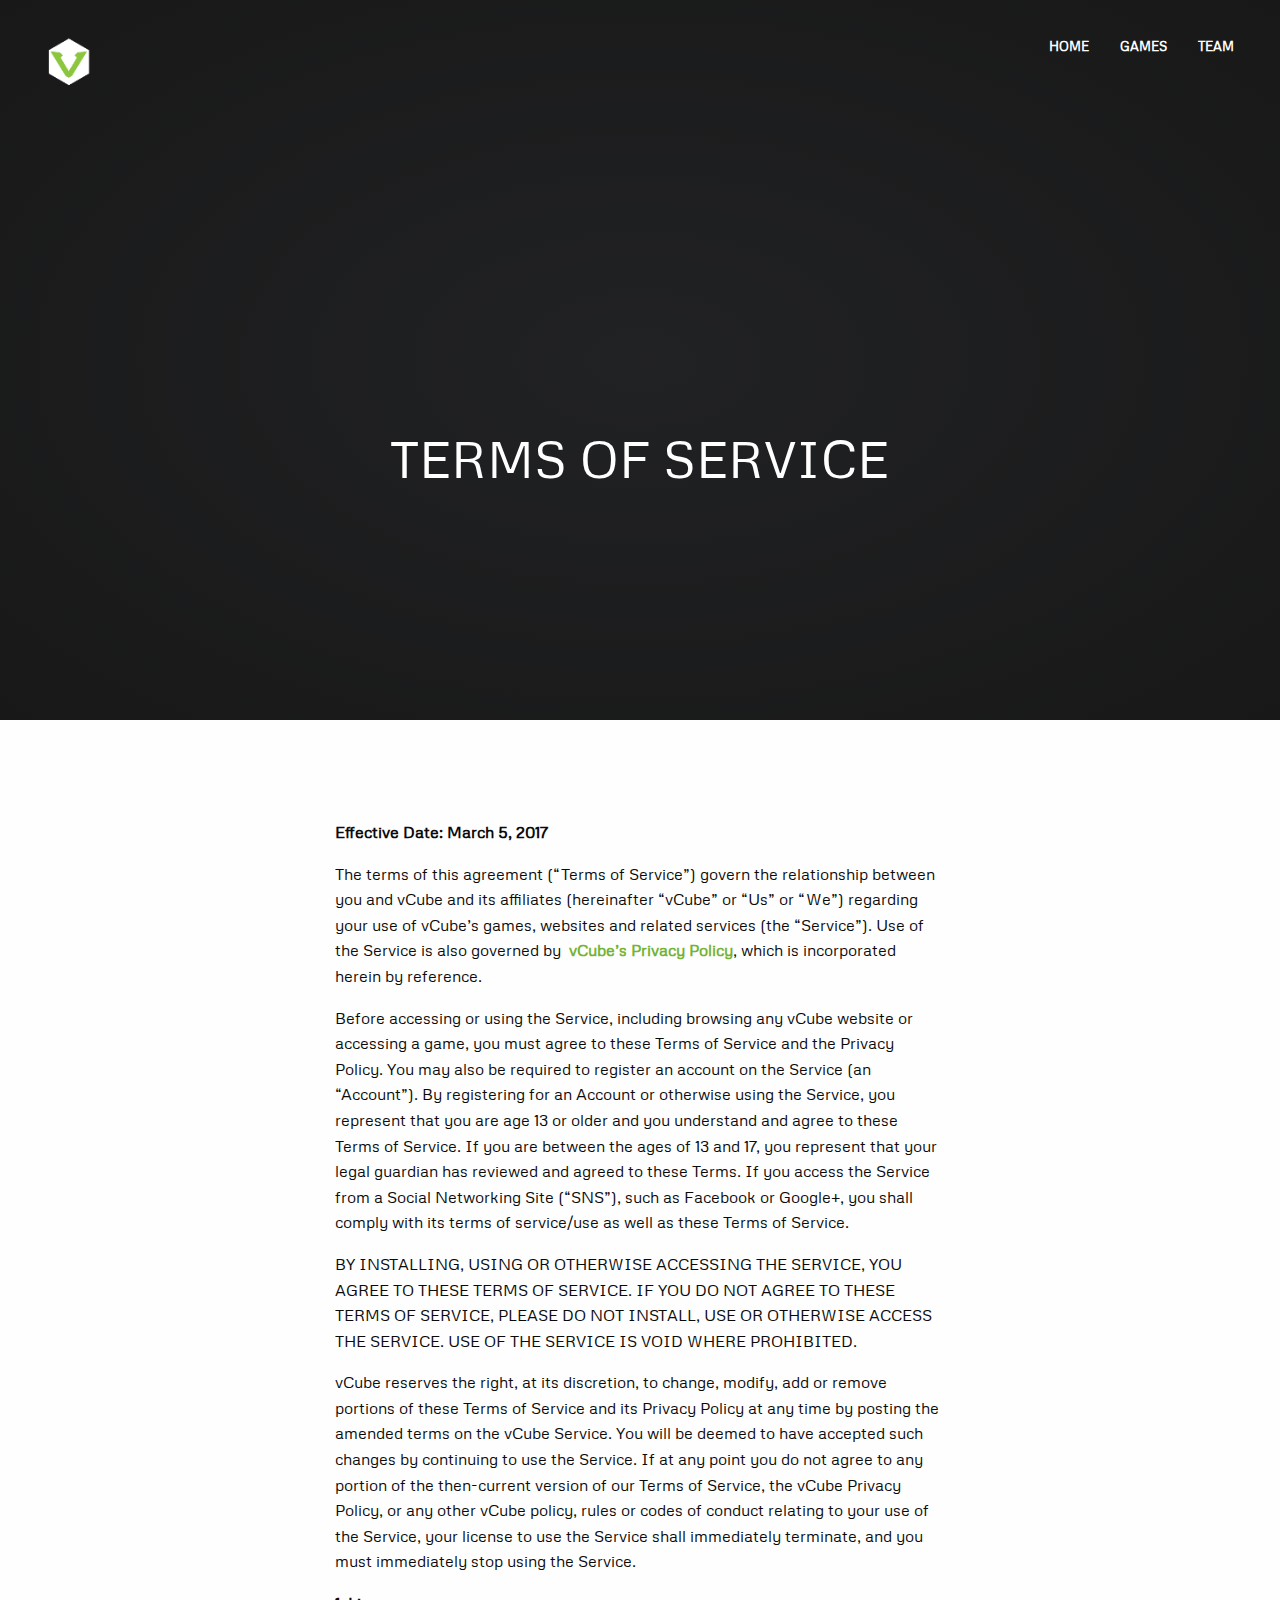
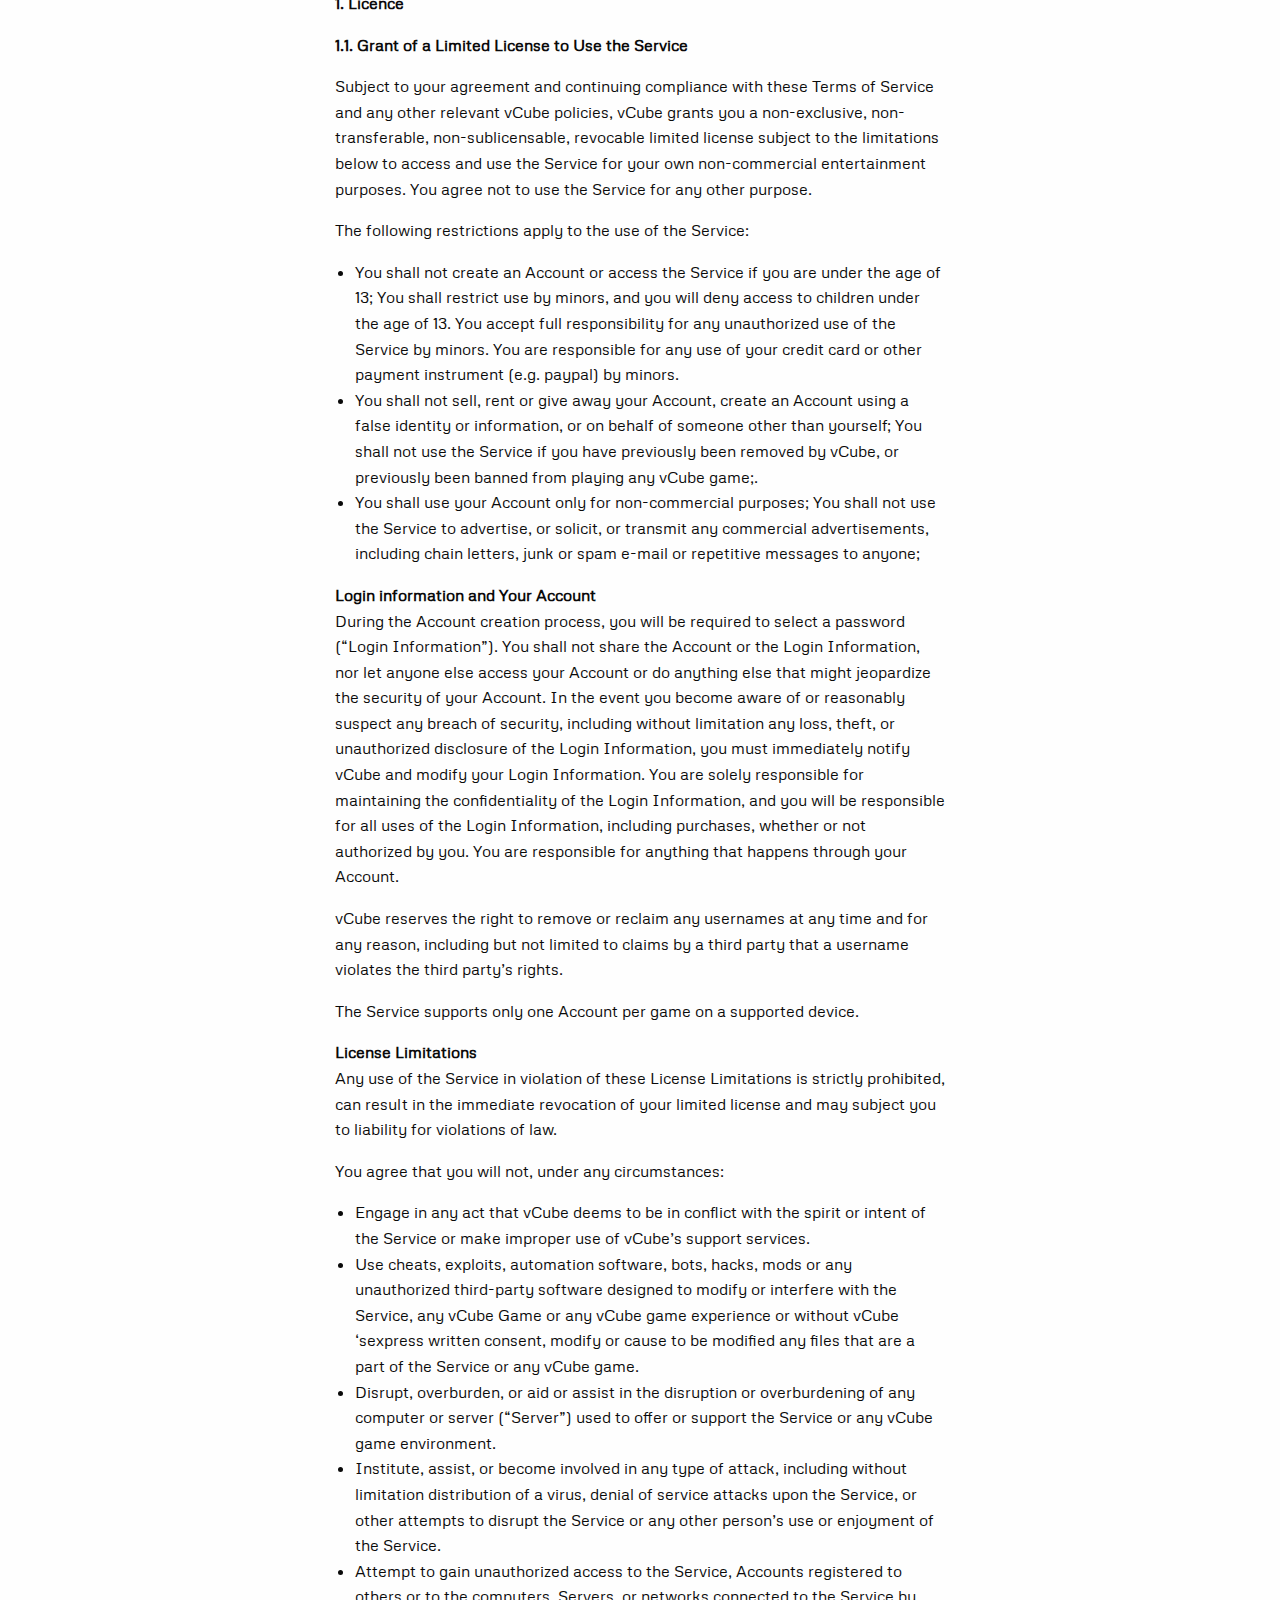
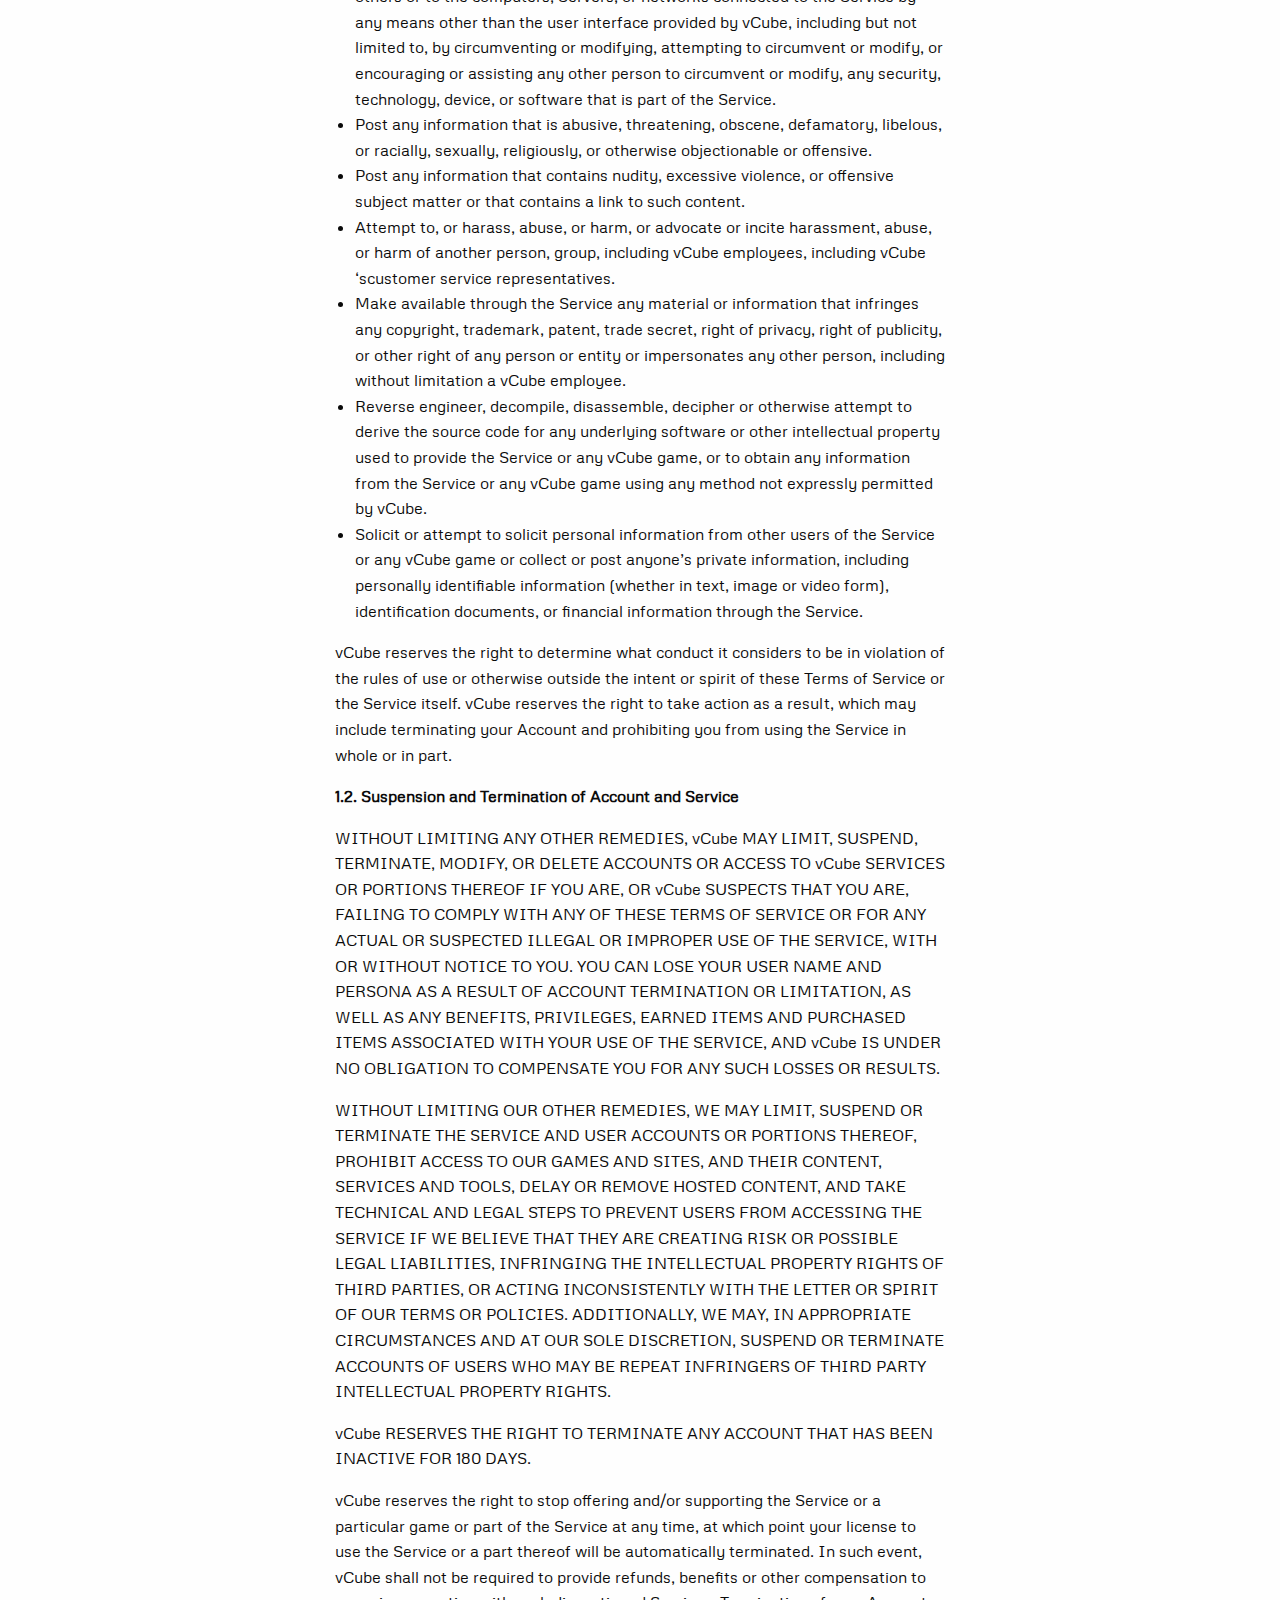
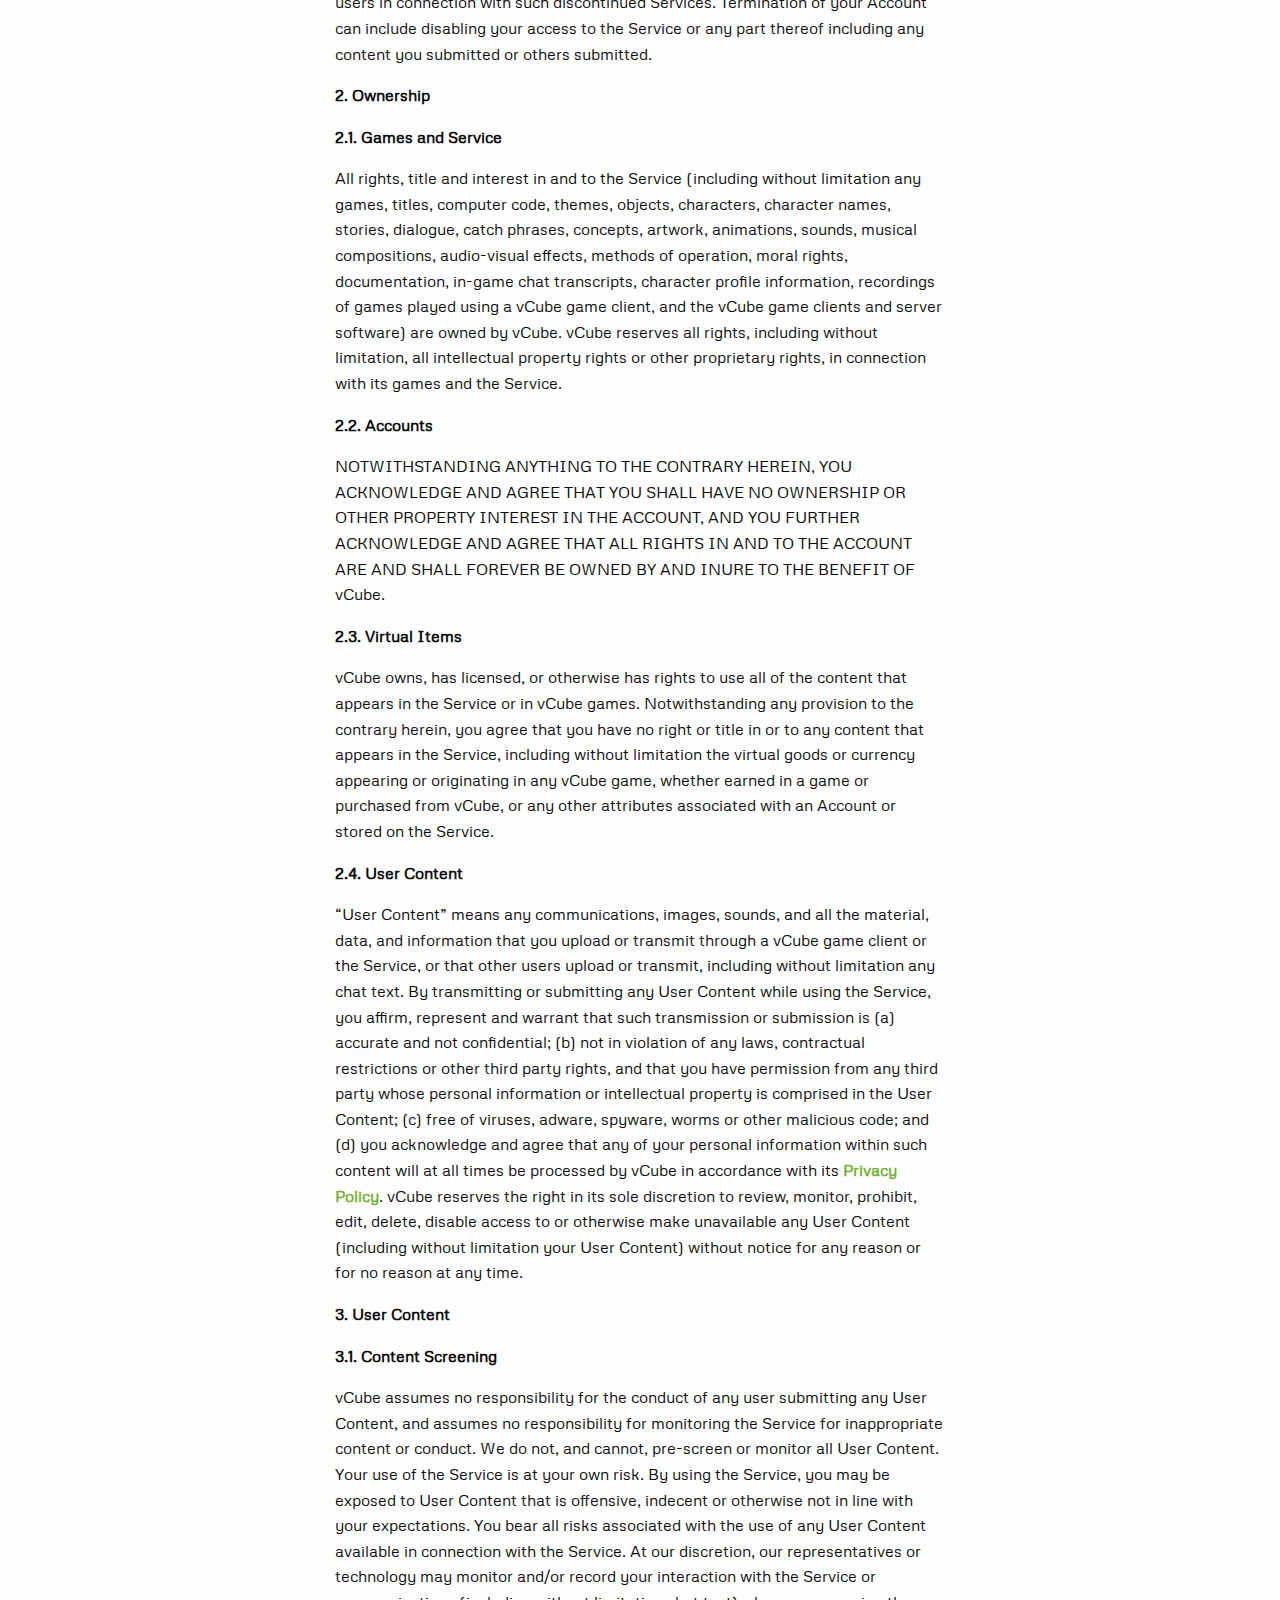
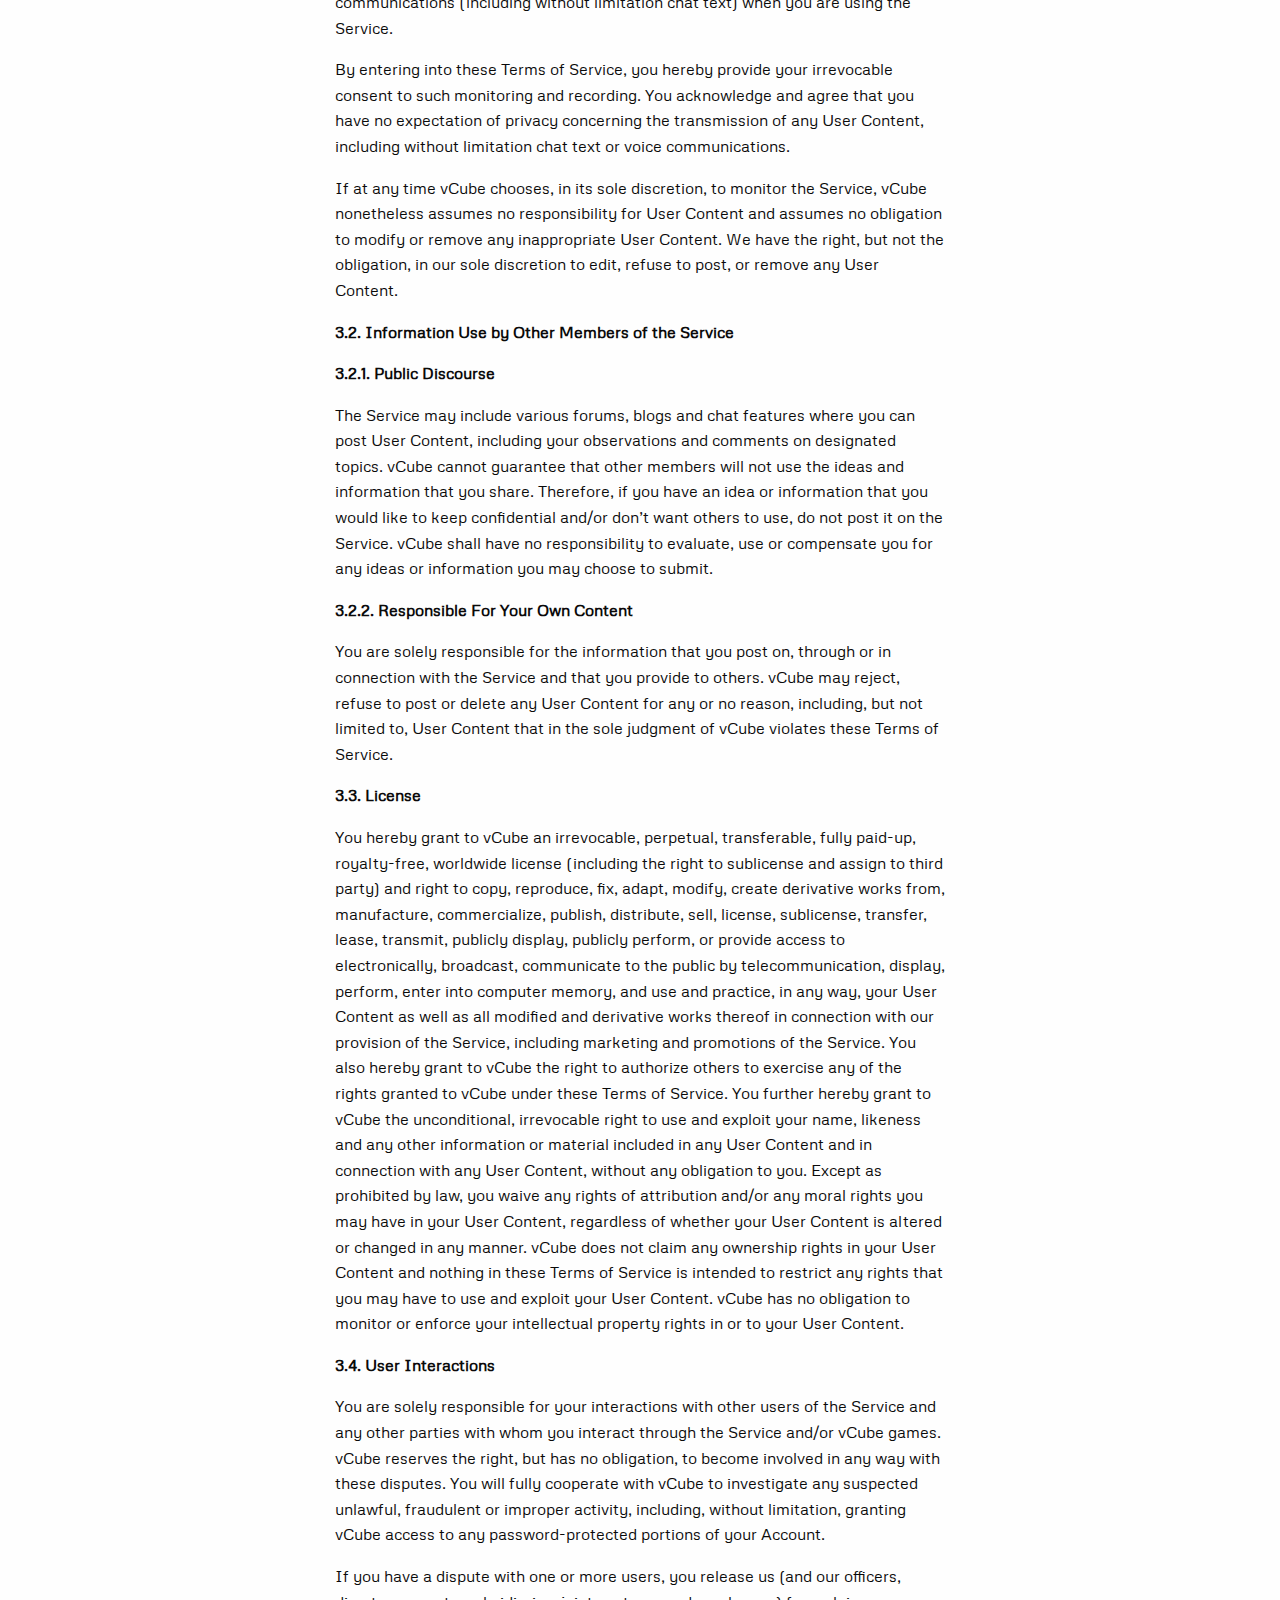
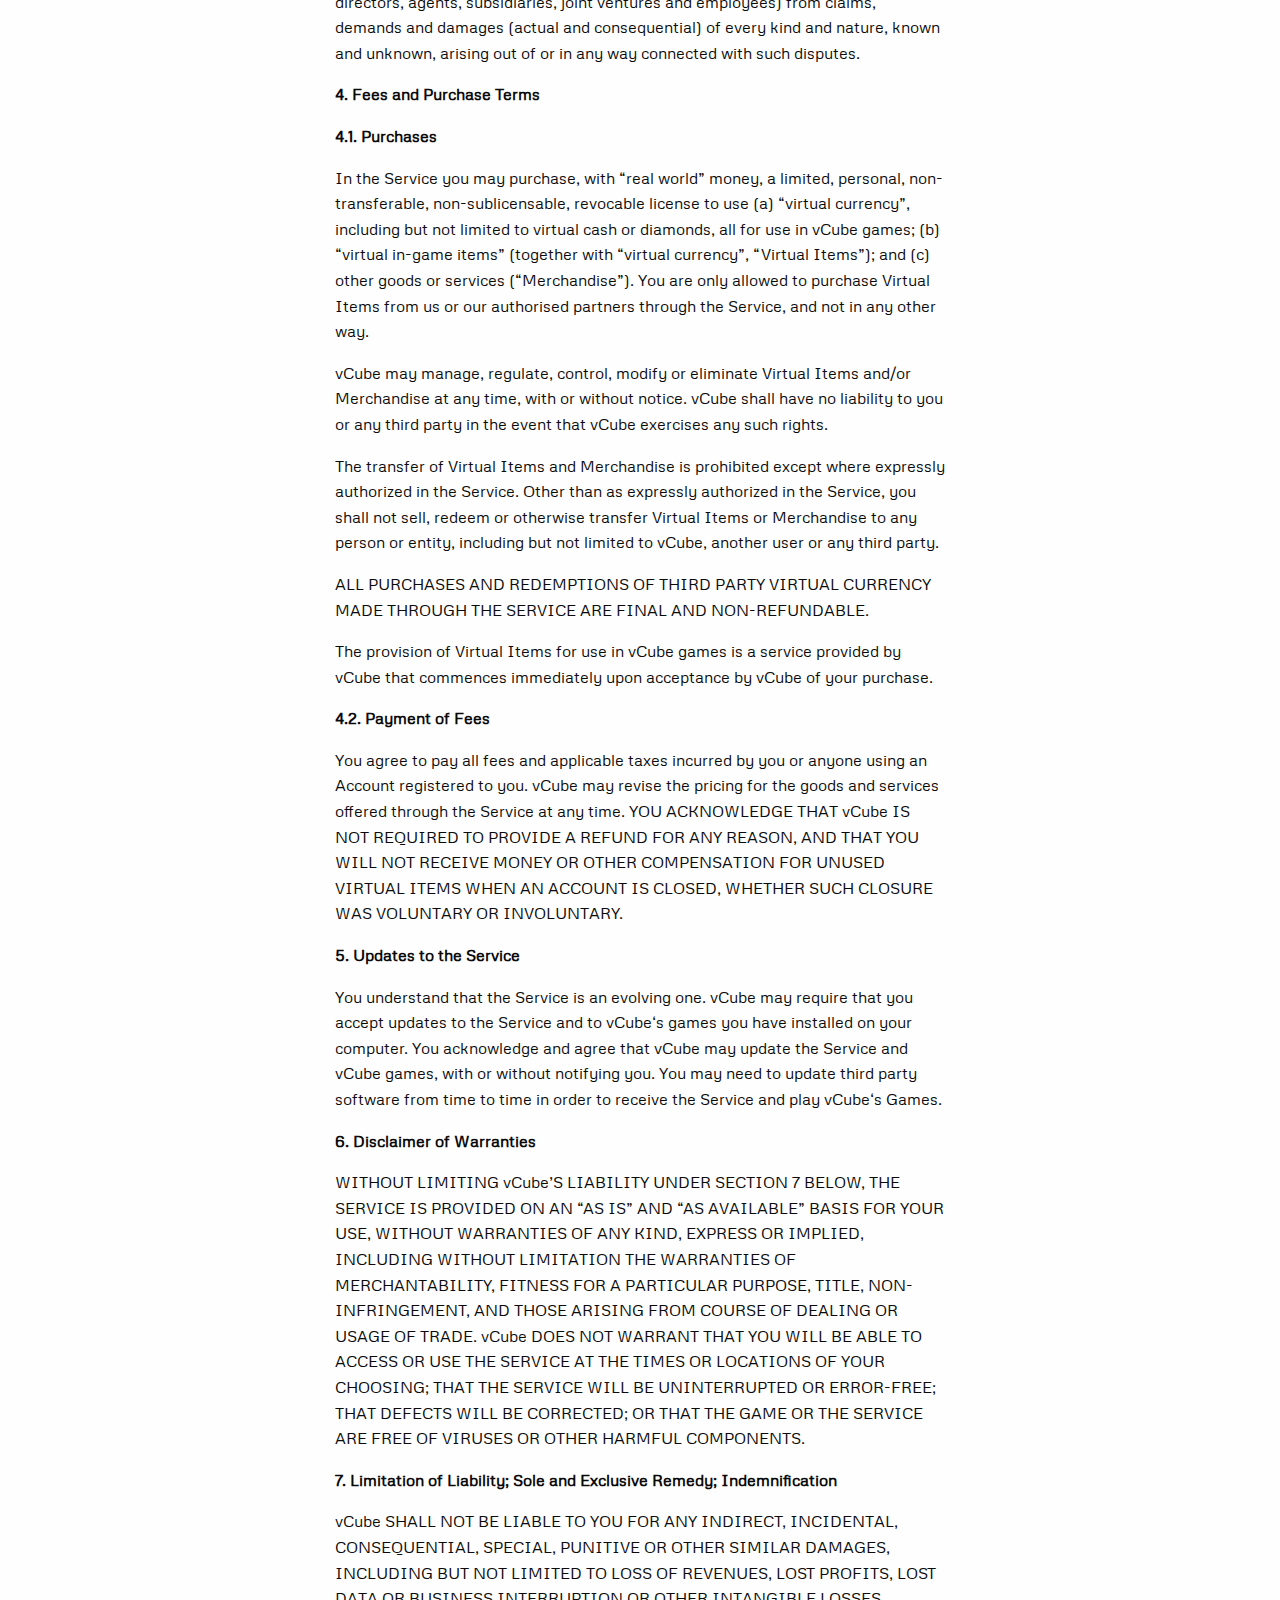
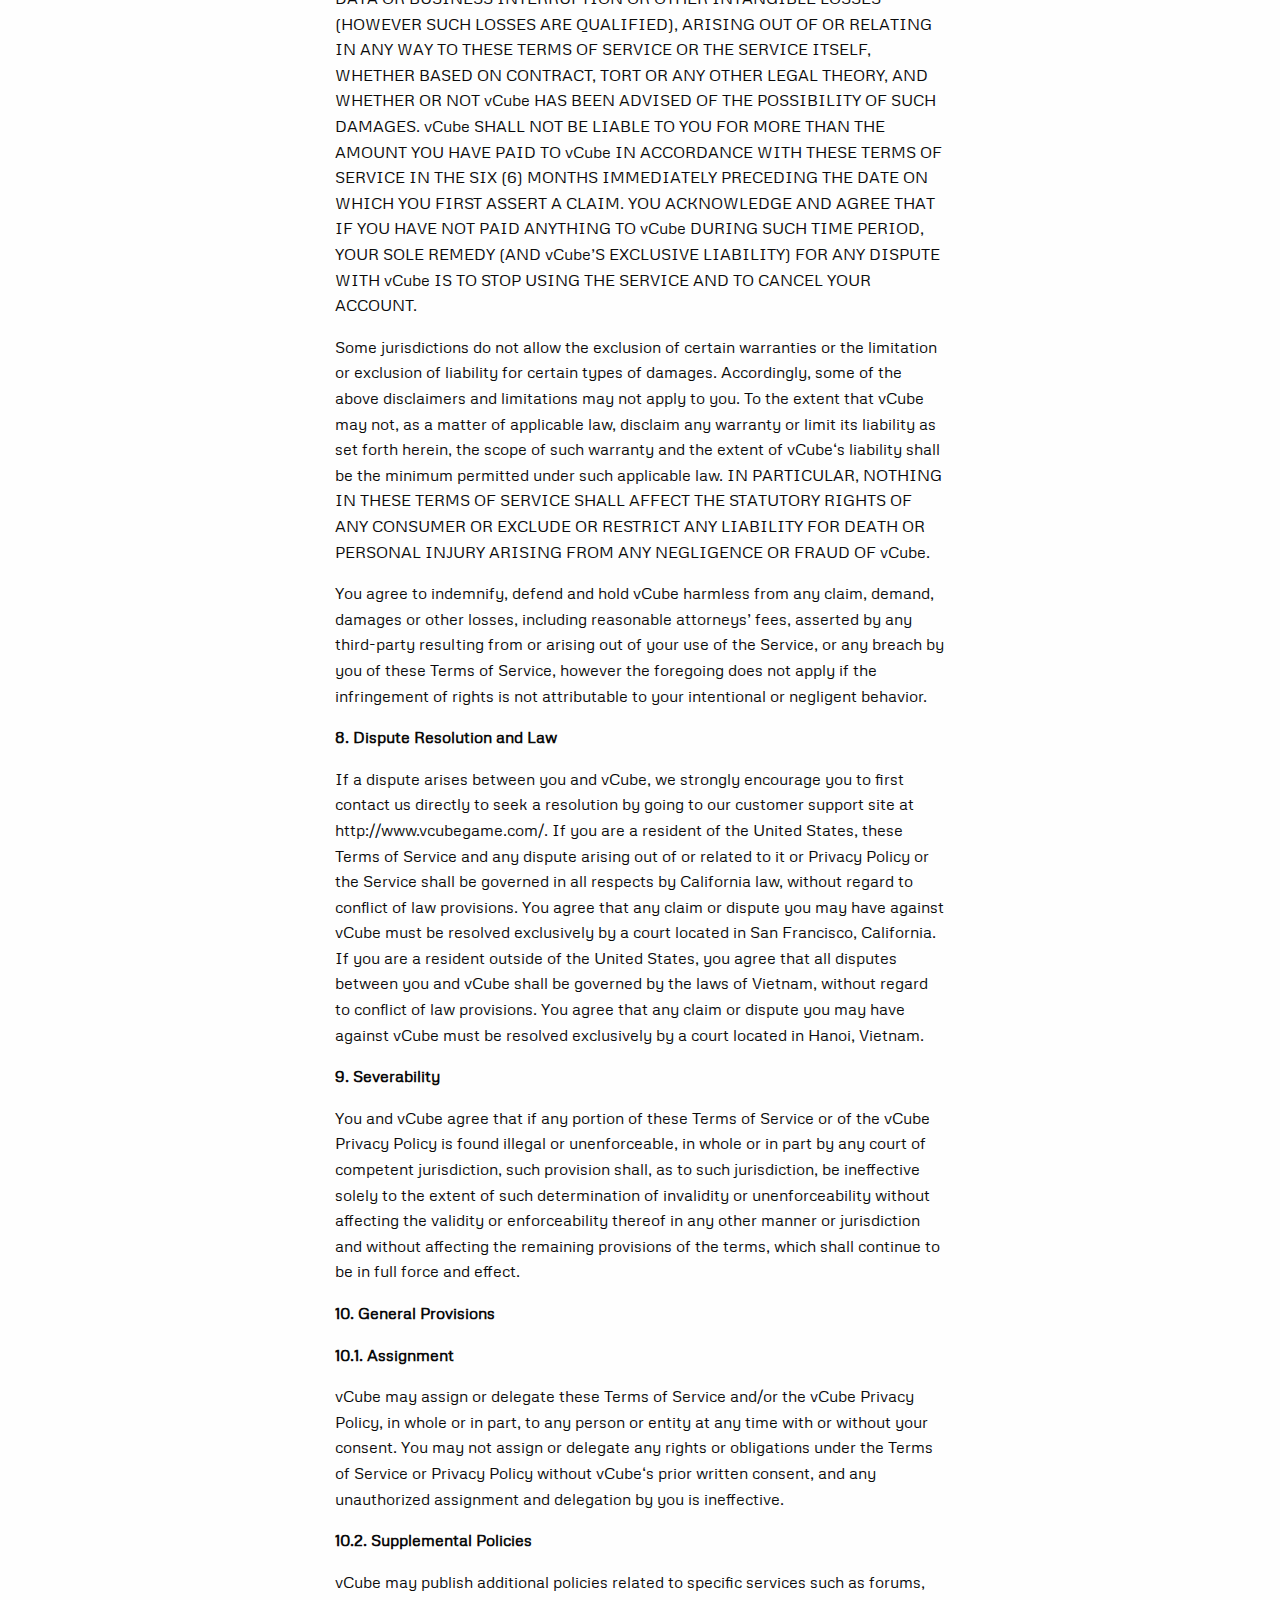
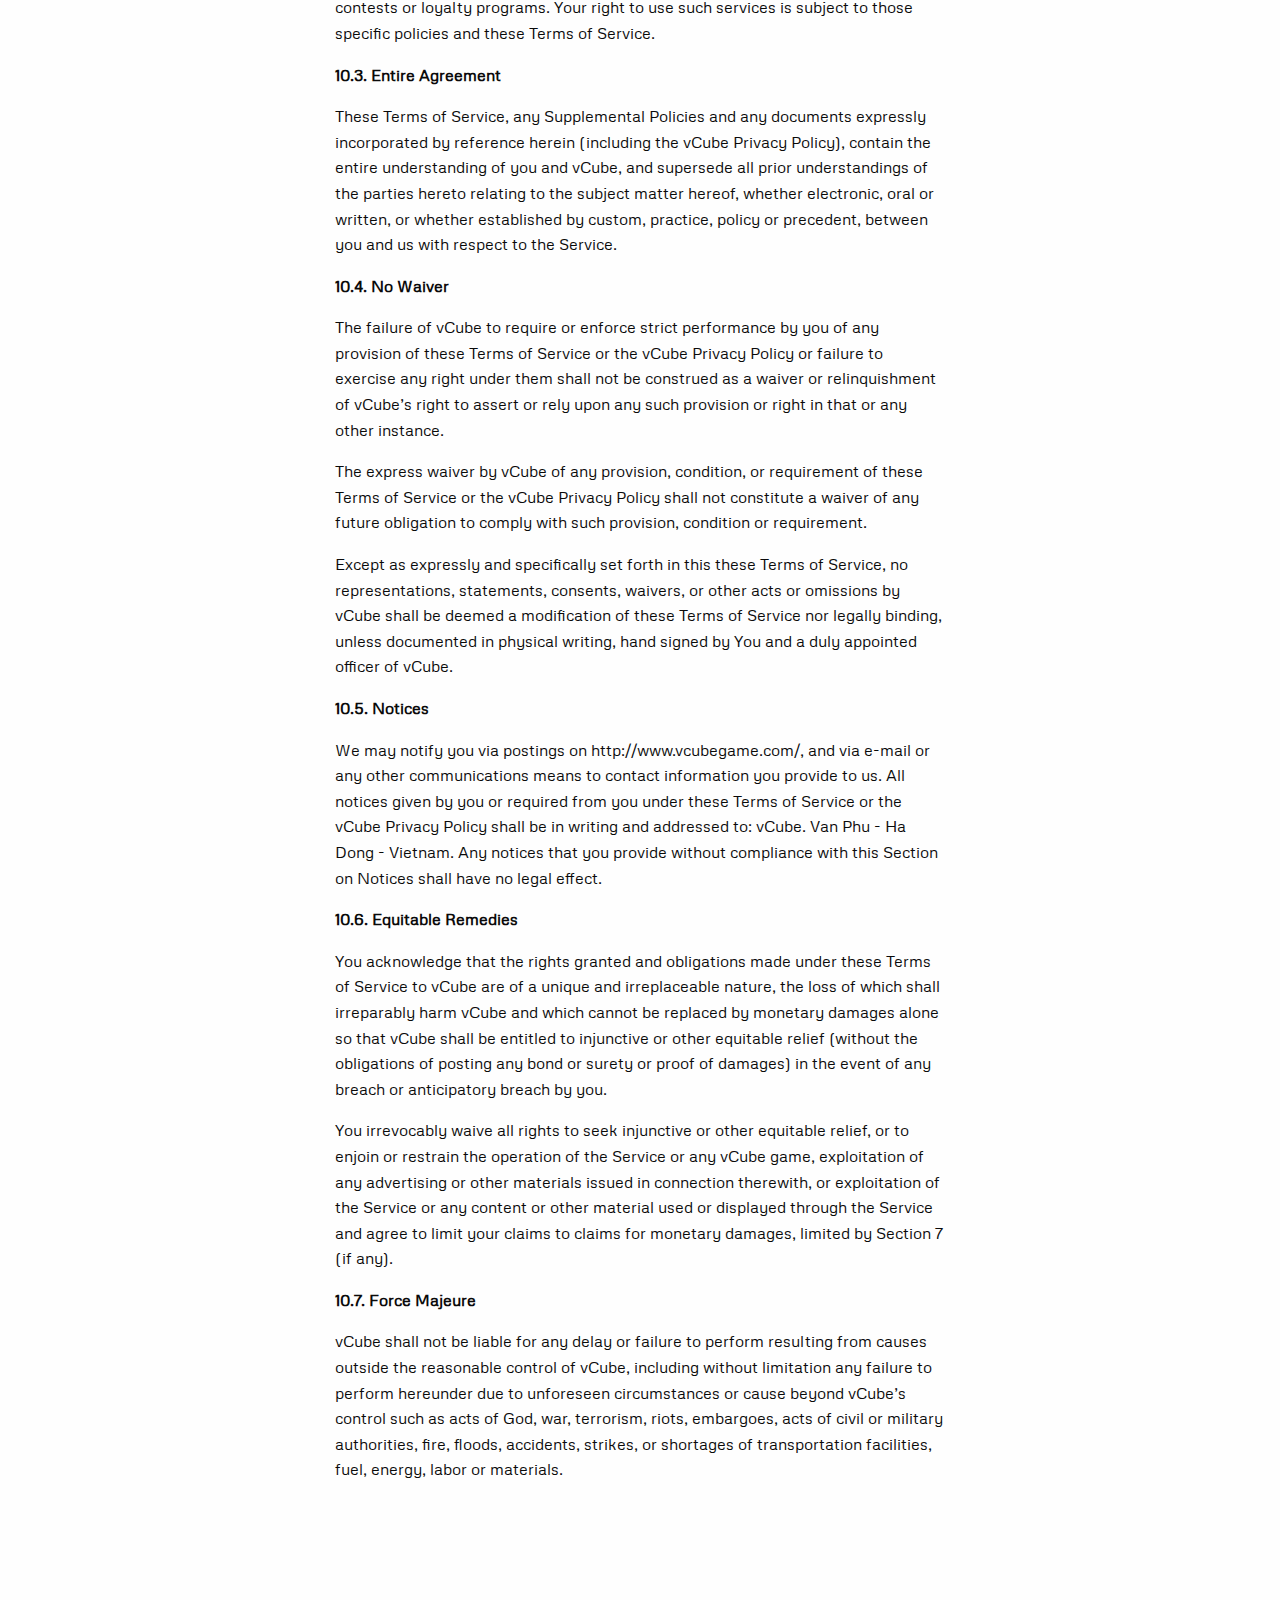
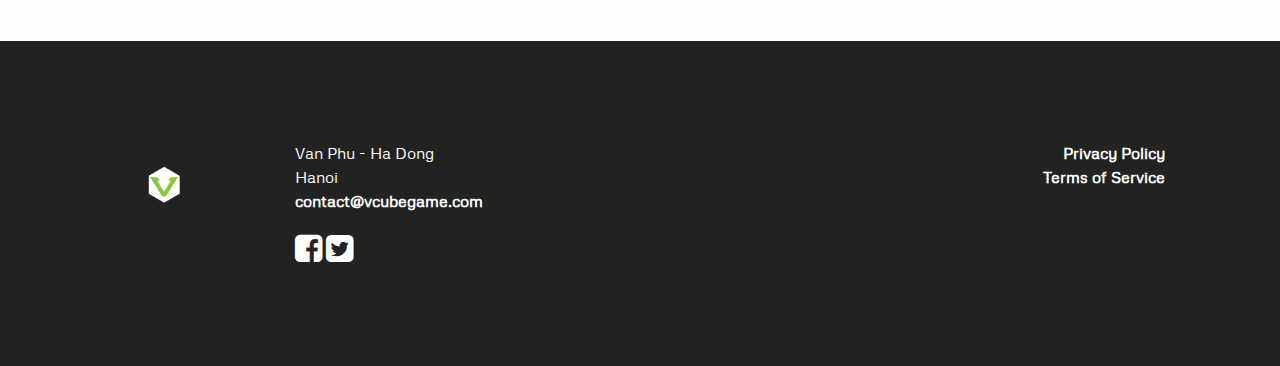
<file: termsofservice.html>
<!doctype html>
<html lang="en">

  <head>
  <meta charset="utf-8">
  <meta http-equiv="X-UA-Compatible" content="IE=edge">
  <meta name="viewport" content="width=device-width, initial-scale=1">

  <title>Terms of Service — vCube</title>
  <meta name="description" content="">

  <meta name="twitter:card" content="summary">
  <meta name="twitter:site" content="@vcubegame">
  <meta name="twitter:title" content="Terms of Service — vCube">
  <meta name="twitter:creator" content="@vcubegame">
  
  <meta name="twitter:description" content="At vCube, we are young and creative people. We believe in fast delivery and gladness. We started the studio in early 2017, and will be shipped the top-notch mobile games as many as we can.">  
  

  <meta property="og:title" content="Terms of Service — vCube"/>
  <meta property="og:type" content="website"/>  

  <link rel="icon" type="image/png" href="/images/favicon.png">
  <link rel="icon" type="image/png" href="/images/favicon-32x32.png" sizes="32x32" />
  <link rel="icon" type="image/png" href="/images/favicon-16x16.png" sizes="16x16" />
  <link async href="https://fonts.googleapis.com/css?family=Caveat+Brush|Metrophobic" rel="stylesheet">

  <link rel="stylesheet" href="/css/app.css?v=7029374">

  <link rel="canonical" href="http://www.vcubegame.com/termsofservice.html">
  <link rel="alternate" type="application/rss+xml" title="vCube" href="http://www.vcubegame.com/feed.xml">
<script>
  (function(i,s,o,g,r,a,m){i['GoogleAnalyticsObject']=r;i[r]=i[r]||function(){
  (i[r].q=i[r].q||[]).push(arguments)},i[r].l=1*new Date();a=s.createElement(o),
  m=s.getElementsByTagName(o)[0];a.async=1;a.src=g;m.parentNode.insertBefore(a,m)
  })(window,document,'script','https://www.google-analytics.com/analytics.js','ga');

  ga('create', 'UA-93065118-1', 'auto');
  ga('send', 'pageview');

</script>
  <script>
    var trackOutboundLink = function(url) {
        ga('send', 'event', 'outbound', 'click', url, {'hitCallback':
            function () {
                document.location = url;
            }
        });
    }
    document.addEventListener("DOMContentLoaded", function(event) {
      $(function() {
        $("a.track").click(function(e) {
            trackOutboundLink($(this).attr("href"));
            return false;
        })
      })
    });
  </script>
</head>


  <body>

    <header>
  
  <div class="bg-overlay"></div>
  <a href="/"><img id="logo" src="/images/logo.png"></a>
<ul>
  <li><a  href="/">Home</a></li>
  <li><a  href="/games">Games</a></li>
  <li><a  href="/team">Team</a></li>
</ul>


  <div class="row align-center align-middle" >
    <div class="column small-10 medium-4 large-5 xxlarge-8 text-center" style="z-index:2;">
      <h1>Terms of Service</h1>
      
      
    </div>
  </div>

</header>
  


    <div class="content">
        <section>
<div class="row align-center">
  <div class="small-12 medium-6 column">
    <p class="p1"><strong>Effective Date: March 5, 2017</strong></p>
  <p class="p1">The terms of this agreement (&ldquo;Terms of Service&rdquo;) govern the relationship between you and vCube and its affiliates (hereinafter &ldquo;vCube&rdquo; or &ldquo;Us&rdquo; or &ldquo;We&rdquo;) regarding your use of vCube&rsquo;s games, websites and related services (the &ldquo;Service&rdquo;). Use of the Service is also governed by&nbsp;<a href="/privacypolicy"> vCube&rsquo;s Privacy Policy</a>, which is incorporated herein by reference.</p>
  <p class="p1">Before accessing or using the Service, including browsing any vCube website or accessing a game, you must agree to these Terms of Service and the Privacy Policy. You may also be required to register an account on the Service (an &ldquo;Account&rdquo;). By registering for an Account or otherwise using the Service, you represent that you are age 13 or older and you understand and agree to these Terms of Service. If you are between the ages of 13 and 17, you represent that your legal guardian has reviewed and agreed to these Terms. If you access the Service from a Social Networking Site (&ldquo;SNS&rdquo;), such as Facebook or Google+, you shall comply with its terms of service/use as well as these Terms of Service.</p>
  <p class="p1">BY INSTALLING, USING OR OTHERWISE ACCESSING THE SERVICE, YOU AGREE TO THESE TERMS OF SERVICE. IF YOU DO NOT AGREE TO THESE TERMS OF SERVICE, PLEASE DO NOT INSTALL, USE OR OTHERWISE ACCESS THE SERVICE. USE OF THE SERVICE IS VOID WHERE PROHIBITED.</p>
  <p class="p1">vCube reserves the right, at its discretion, to change, modify, add or remove portions of these Terms of Service and its Privacy Policy at any time by posting the amended terms on the vCube Service. You will be deemed to have accepted such changes by continuing to use the Service. If at any point you do not agree to any portion of the then-current version of our Terms of Service, the vCube Privacy Policy, or any other vCube policy, rules or codes of conduct relating to your use of the Service, your license to use the Service shall immediately terminate, and you must immediately stop using the Service.</p>
  <p class="p1"><strong>1. Licence</strong></p>
  <p class="p1"><strong>1.1. Grant of a Limited License to Use the Service</strong></p>
  <p class="p1">Subject to your agreement and continuing compliance with these Terms of Service and any other relevant vCube policies, vCube grants you a non-exclusive, non-transferable, non-sublicensable, revocable limited license subject to the limitations below to access and use the Service for your own non-commercial entertainment purposes. You agree not to use the Service for any other purpose.</p>
  <p class="p1">The following restrictions apply to the use of the Service:</p>
  <ul class="ul1">
      <li class="li2">You shall not create an Account or access the Service if you are under the age of 13; You shall restrict use by minors, and you will deny access to children under the age of 13. You accept full responsibility for any unauthorized use of the Service by minors. You are responsible for any use of your credit card or other payment instrument (e.g. paypal) by minors.</li>
      <li class="li2">You shall not sell, rent or give away your Account, create an Account using a false identity or information, or on behalf of someone other than yourself; You shall not use the Service if you have previously been removed by vCube, or previously been banned from playing any vCube game;.</li>
      <li class="li2">You shall use your Account only for non-commercial purposes; You shall not use the Service to advertise, or solicit, or transmit any commercial advertisements, including chain letters, junk or spam e-mail or repetitive messages to anyone;</li>
  </ul>
  <p class="p1"><strong>Login information and Your Account</strong><br /> During the Account creation process, you will be required to select a password (&ldquo;Login Information&rdquo;). You shall not share the Account or the Login Information, nor let anyone else access your Account or do anything else that might jeopardize the security of your Account. In the event you become aware of or reasonably suspect any breach of security, including without limitation any loss, theft, or unauthorized disclosure of the Login Information, you must immediately notify vCube and modify your Login Information. You are solely responsible for maintaining the confidentiality of the Login Information, and you will be responsible for all uses of the Login Information, including purchases, whether or not authorized by you. You are responsible for anything that happens through your Account.</p>
  <p class="p1">vCube reserves the right to remove or reclaim any usernames at any time and for any reason, including but not limited to claims by a third party that a username violates the third party&rsquo;s rights.</p>
  <p class="p1">The Service supports only one Account per game on a supported device.</p>
  <p class="p1"><strong>License Limitations</strong><br /> Any use of the Service in violation of these License Limitations is strictly prohibited, can result in the immediate revocation of your limited license and may subject you to liability for violations of law.</p>
  <p class="p1">You agree that you will not, under any circumstances:</p>
  <ul class="ul1">
      <li class="li2">Engage in any act that vCube deems to be in conflict with the spirit or intent of the Service or make improper use of vCube&rsquo;s support services.</li>
      <li class="li2">Use cheats, exploits, automation software, bots, hacks, mods or any unauthorized third-party software designed to modify or interfere with the Service, any vCube Game or any vCube game experience or without vCube &lsquo;sexpress written consent, modify or cause to be modified any files that are a part of the Service or any vCube game.</li>
      <li class="li2">Disrupt, overburden, or aid or assist in the disruption or overburdening of any computer or server (&ldquo;Server&rdquo;) used to offer or support the Service or any vCube game environment.</li>
      <li class="li2">Institute, assist, or become involved in any type of attack, including without limitation distribution of a virus, denial of service attacks upon the Service, or other attempts to disrupt the Service or any other person&rsquo;s use or enjoyment of the Service.</li>
      <li class="li2">Attempt to gain unauthorized access to the Service, Accounts registered to others or to the computers, Servers, or networks connected to the Service by any means other than the user interface provided by vCube, including but not limited to, by circumventing or modifying, attempting to circumvent or modify, or encouraging or assisting any other person to circumvent or modify, any security, technology, device, or software that is part of the Service.</li>
      <li class="li2">Post any information that is abusive, threatening, obscene, defamatory, libelous, or racially, sexually, religiously, or otherwise objectionable or offensive.</li>
      <li class="li2">Post any information that contains nudity, excessive violence, or offensive subject matter or that contains a link to such content.</li>
      <li class="li2">Attempt to, or harass, abuse, or harm, or advocate or incite harassment, abuse, or harm of another person, group, including vCube employees, including vCube &lsquo;scustomer service representatives.</li>
      <li class="li2">Make available through the Service any material or information that infringes any copyright, trademark, patent, trade secret, right of privacy, right of publicity, or other right of any person or entity or impersonates any other person, including without limitation a vCube employee.</li>
      <li class="li2">Reverse engineer, decompile, disassemble, decipher or otherwise attempt to derive the source code for any underlying software or other intellectual property used to provide the Service or any vCube game, or to obtain any information from the Service or any vCube game using any method not expressly permitted by vCube.</li>
      <li class="li2">Solicit or attempt to solicit personal information from other users of the Service or any vCube game or collect or post anyone&rsquo;s private information, including personally identifiable information (whether in text, image or video form), identification documents, or financial information through the Service.</li>
  </ul>
  <p class="p1">vCube reserves the right to determine what conduct it considers to be in violation of the rules of use or otherwise outside the intent or spirit of these Terms of Service or the Service itself. vCube reserves the right to take action as a result, which may include terminating your Account and prohibiting you from using the Service in whole or in part.</p>
  <p class="p1"><strong>1.2. Suspension and Termination of Account and Service</strong></p>
  <p class="p1">WITHOUT LIMITING ANY OTHER REMEDIES, vCube MAY LIMIT, SUSPEND, TERMINATE, MODIFY, OR DELETE ACCOUNTS OR ACCESS TO vCube SERVICES OR PORTIONS THEREOF IF YOU ARE, OR vCube SUSPECTS THAT YOU ARE, FAILING TO COMPLY WITH ANY OF THESE TERMS OF SERVICE OR FOR ANY ACTUAL OR SUSPECTED ILLEGAL OR IMPROPER USE OF THE SERVICE, WITH OR WITHOUT NOTICE TO YOU. YOU CAN LOSE YOUR USER NAME AND PERSONA AS A RESULT OF ACCOUNT TERMINATION OR LIMITATION, AS WELL AS ANY BENEFITS, PRIVILEGES, EARNED ITEMS AND PURCHASED ITEMS ASSOCIATED WITH YOUR USE OF THE SERVICE, AND vCube IS UNDER NO OBLIGATION TO COMPENSATE YOU FOR ANY SUCH LOSSES OR RESULTS.</p>
  <p class="p1">WITHOUT LIMITING OUR OTHER REMEDIES, WE MAY LIMIT, SUSPEND OR TERMINATE THE SERVICE AND USER ACCOUNTS OR PORTIONS THEREOF, PROHIBIT ACCESS TO OUR GAMES AND SITES, AND THEIR CONTENT, SERVICES AND TOOLS, DELAY OR REMOVE HOSTED CONTENT, AND TAKE TECHNICAL AND LEGAL STEPS TO PREVENT USERS FROM ACCESSING THE SERVICE IF WE BELIEVE THAT THEY ARE CREATING RISK OR POSSIBLE LEGAL LIABILITIES, INFRINGING THE INTELLECTUAL PROPERTY RIGHTS OF THIRD PARTIES, OR ACTING INCONSISTENTLY WITH THE LETTER OR SPIRIT OF OUR TERMS OR POLICIES. ADDITIONALLY, WE MAY, IN APPROPRIATE CIRCUMSTANCES AND AT OUR SOLE DISCRETION, SUSPEND OR TERMINATE ACCOUNTS OF USERS WHO MAY BE REPEAT INFRINGERS OF THIRD PARTY INTELLECTUAL PROPERTY RIGHTS.</p>
  <p class="p1">vCube RESERVES THE RIGHT TO TERMINATE ANY ACCOUNT THAT HAS BEEN INACTIVE FOR 180 DAYS.</p>
  <p class="p1">vCube reserves the right to stop offering and/or supporting the Service or a particular game or part of the Service at any time, at which point your license to use the Service or a part thereof will be automatically terminated. In such event, vCube shall not be required to provide refunds, benefits or other compensation to users in connection with such discontinued Services. Termination of your Account can include disabling your access to the Service or any part thereof including any content you submitted or others submitted.</p>
  <p class="p1"><strong>2. Ownership</strong></p>
  <p class="p1"><strong>2.1. Games and Service</strong></p>
  <p class="p1">All rights, title and interest in and to the Service (including without limitation any games, titles, computer code, themes, objects, characters, character names, stories, dialogue, catch phrases, concepts, artwork, animations, sounds, musical compositions, audio-visual effects, methods of operation, moral rights, documentation, in-game chat transcripts, character profile information, recordings of games played using a vCube game client, and the vCube game clients and server software) are owned by vCube. vCube reserves all rights, including without limitation, all intellectual property rights or other proprietary rights, in connection with its games and the Service.</p>
  <p class="p1"><strong>2.2. Accounts</strong></p>
  <p class="p1">NOTWITHSTANDING ANYTHING TO THE CONTRARY HEREIN, YOU ACKNOWLEDGE AND AGREE THAT YOU SHALL HAVE NO OWNERSHIP OR OTHER PROPERTY INTEREST IN THE ACCOUNT, AND YOU FURTHER ACKNOWLEDGE AND AGREE THAT ALL RIGHTS IN AND TO THE ACCOUNT ARE AND SHALL FOREVER BE OWNED BY AND INURE TO THE BENEFIT OF vCube.</p>
  <p class="p1"><strong>2.3. Virtual Items</strong></p>
  <p class="p1">vCube owns, has licensed, or otherwise has rights to use all of the content that appears in the Service or in vCube games. Notwithstanding any provision to the contrary herein, you agree that you have no right or title in or to any content that appears in the Service, including without limitation the virtual goods or currency appearing or originating in any vCube game, whether earned in a game or purchased from vCube, or any other attributes associated with an Account or stored on the Service.</p>
  <p class="p1"><strong>2.4. User Content</strong></p>
  <p class="p1">&ldquo;User Content&rdquo; means any communications, images, sounds, and all the material, data, and information that you upload or transmit through a vCube game client or the Service, or that other users upload or transmit, including without limitation any chat text. By transmitting or submitting any User Content while using the Service, you affirm, represent and warrant that such transmission or submission is (a) accurate and not confidential; (b) not in violation of any laws, contractual restrictions or other third party rights, and that you have permission from any third party whose personal information or intellectual property is comprised in the User Content; (c) free of viruses, adware, spyware, worms or other malicious code; and (d) you acknowledge and agree that any of your personal information within such content will at all times be processed by vCube in accordance with its&nbsp;<a href="/privacypolicy">Privacy Policy</a>. vCube reserves the right in its sole discretion to review, monitor, prohibit, edit, delete, disable access to or otherwise make unavailable any User Content (including without limitation your User Content) without notice for any reason or for no reason at any time.</p>
  <p class="p1"><strong>3. User Content</strong></p>
  <p class="p1"><strong>3.1. Content Screening</strong></p>
  <p class="p1">vCube assumes no responsibility for the conduct of any user submitting any User Content, and assumes no responsibility for monitoring the Service for inappropriate content or conduct. We do not, and cannot, pre-screen or monitor all User Content. Your use of the Service is at your own risk. By using the Service, you may be exposed to User Content that is offensive, indecent or otherwise not in line with your expectations. You bear all risks associated with the use of any User Content available in connection with the Service. At our discretion, our representatives or technology may monitor and/or record your interaction with the Service or communications (including without limitation chat text) when you are using the Service.</p>
  <p class="p1">By entering into these Terms of Service, you hereby provide your irrevocable consent to such monitoring and recording. You acknowledge and agree that you have no expectation of privacy concerning the transmission of any User Content, including without limitation chat text or voice communications.</p>
  <p class="p1">If at any time vCube chooses, in its sole discretion, to monitor the Service, vCube nonetheless assumes no responsibility for User Content and assumes no obligation to modify or remove any inappropriate User Content. We have the right, but not the obligation, in our sole discretion to edit, refuse to post, or remove any User Content.</p>
  <p class="p1"><strong>3.2. Information Use by Other Members of the Service</strong></p>
  <p class="p1"><strong>3.2.1. Public Discourse</strong></p>
  <p class="p1">The Service may include various forums, blogs and chat features where you can post User Content, including your observations and comments on designated topics. vCube cannot guarantee that other members will not use the ideas and information that you share. Therefore, if you have an idea or information that you would like to keep confidential and/or don&rsquo;t want others to use, do not post it on the Service. vCube shall have no responsibility to evaluate, use or compensate you for any ideas or information you may choose to submit.</p>
  <p class="p1"><strong>3.2.2. Responsible For Your Own Content</strong></p>
  <p class="p1">You are solely responsible for the information that you post on, through or in connection with the Service and that you provide to others. vCube may reject, refuse to post or delete any User Content for any or no reason, including, but not limited to, User Content that in the sole judgment of vCube violates these Terms of Service.</p>
  <p class="p1"><strong>3.3. License</strong></p>
  <p class="p1">You hereby grant to vCube an irrevocable, perpetual, transferable, fully paid-up, royalty-free, worldwide license (including the right to sublicense and assign to third party) and right to copy, reproduce, fix, adapt, modify, create derivative works from, manufacture, commercialize, publish, distribute, sell, license, sublicense, transfer, lease, transmit, publicly display, publicly perform, or provide access to electronically, broadcast, communicate to the public by telecommunication, display, perform, enter into computer memory, and use and practice, in any way, your User Content as well as all modified and derivative works thereof in connection with our provision of the Service, including marketing and promotions of the Service. You also hereby grant to vCube the right to authorize others to exercise any of the rights granted to vCube under these Terms of Service. You further hereby grant to vCube the unconditional, irrevocable right to use and exploit your name, likeness and any other information or material included in any User Content and in connection with any User Content, without any obligation to you. Except as prohibited by law, you waive any rights of attribution and/or any moral rights you may have in your User Content, regardless of whether your User Content is altered or changed in any manner. vCube does not claim any ownership rights in your User Content and nothing in these Terms of Service is intended to restrict any rights that you may have to use and exploit your User Content. vCube has no obligation to monitor or enforce your intellectual property rights in or to your User Content.</p>
  <p class="p1"><strong>3.4. User Interactions</strong></p>
  <p class="p1">You are solely responsible for your interactions with other users of the Service and any other parties with whom you interact through the Service and/or vCube games. vCube reserves the right, but has no obligation, to become involved in any way with these disputes. You will fully cooperate with vCube to investigate any suspected unlawful, fraudulent or improper activity, including, without limitation, granting vCube access to any password-protected portions of your Account.</p>
  <p class="p1">If you have a dispute with one or more users, you release us (and our officers, directors, agents, subsidiaries, joint ventures and employees) from claims, demands and damages (actual and consequential) of every kind and nature, known and unknown, arising out of or in any way connected with such disputes.</p>
  <p class="p1"><strong>4. Fees and Purchase Terms</strong></p>
  <p class="p1"><strong>4.1. Purchases</strong></p>
  <p class="p1">In the Service you may purchase, with &ldquo;real world&rdquo; money, a limited, personal, non-transferable, non-sublicensable, revocable license to use (a) &ldquo;virtual currency&rdquo;, including but not limited to virtual cash or diamonds, all for use in vCube games; (b) &ldquo;virtual in-game items&rdquo; (together with &ldquo;virtual currency&rdquo;, &ldquo;Virtual Items&rdquo;); and (c) other goods or services (&ldquo;Merchandise&rdquo;). You are only allowed to purchase Virtual Items from us or our authorised partners through the Service, and not in any other way.</p>
  <p class="p1">vCube may manage, regulate, control, modify or eliminate Virtual Items and/or Merchandise at any time, with or without notice. vCube shall have no liability to you or any third party in the event that vCube exercises any such rights.</p>
  <p class="p1">The transfer of Virtual Items and Merchandise is prohibited except where expressly authorized in the Service. Other than as expressly authorized in the Service, you shall not sell, redeem or otherwise transfer Virtual Items or Merchandise to any person or entity, including but not limited to vCube, another user or any third party.</p>
  <p class="p1">ALL PURCHASES AND REDEMPTIONS OF THIRD PARTY VIRTUAL CURRENCY MADE THROUGH THE SERVICE ARE FINAL AND NON-REFUNDABLE.</p>
  <p class="p1">The provision of Virtual Items for use in vCube games is a service provided by vCube that commences immediately upon acceptance by vCube of your purchase.</p>
  <p class="p1"><strong>4.2. Payment of Fees</strong></p>
  <p class="p1">You agree to pay all fees and applicable taxes incurred by you or anyone using an Account registered to you. vCube may revise the pricing for the goods and services offered through the Service at any time. YOU ACKNOWLEDGE THAT vCube IS NOT REQUIRED TO PROVIDE A REFUND FOR ANY REASON, AND THAT YOU WILL NOT RECEIVE MONEY OR OTHER COMPENSATION FOR UNUSED VIRTUAL ITEMS WHEN AN ACCOUNT IS CLOSED, WHETHER SUCH CLOSURE WAS VOLUNTARY OR INVOLUNTARY.</p>
  <p class="p1"><strong>5. Updates to the Service</strong></p>
  <p class="p1">You understand that the Service is an evolving one. vCube may require that you accept updates to the Service and to vCube&lsquo;s games you have installed on your computer. You acknowledge and agree that vCube may update the Service and vCube games, with or without notifying you. You may need to update third party software from time to time in order to receive the Service and play vCube&lsquo;s Games.</p>
  <p class="p1"><strong>6. Disclaimer of Warranties</strong></p>
  <p class="p1">WITHOUT LIMITING vCube&rsquo;S LIABILITY UNDER SECTION 7 BELOW, THE SERVICE IS PROVIDED ON AN &ldquo;AS IS&rdquo; AND &ldquo;AS AVAILABLE&rdquo; BASIS FOR YOUR USE, WITHOUT WARRANTIES OF ANY KIND, EXPRESS OR IMPLIED, INCLUDING WITHOUT LIMITATION THE WARRANTIES OF MERCHANTABILITY, FITNESS FOR A PARTICULAR PURPOSE, TITLE, NON-INFRINGEMENT, AND THOSE ARISING FROM COURSE OF DEALING OR USAGE OF TRADE. vCube DOES NOT WARRANT THAT YOU WILL BE ABLE TO ACCESS OR USE THE SERVICE AT THE TIMES OR LOCATIONS OF YOUR CHOOSING; THAT THE SERVICE WILL BE UNINTERRUPTED OR ERROR-FREE; THAT DEFECTS WILL BE CORRECTED; OR THAT THE GAME OR THE SERVICE ARE FREE OF VIRUSES OR OTHER HARMFUL COMPONENTS.</p>
  <p class="p1"><strong>7. Limitation of Liability; Sole and Exclusive Remedy; Indemnification</strong></p>
  <p class="p1">vCube SHALL NOT BE LIABLE TO YOU FOR ANY INDIRECT, INCIDENTAL, CONSEQUENTIAL, SPECIAL, PUNITIVE OR OTHER SIMILAR DAMAGES, INCLUDING BUT NOT LIMITED TO LOSS OF REVENUES, LOST PROFITS, LOST DATA OR BUSINESS INTERRUPTION OR OTHER INTANGIBLE LOSSES (HOWEVER SUCH LOSSES ARE QUALIFIED), ARISING OUT OF OR RELATING IN ANY WAY TO THESE TERMS OF SERVICE OR THE SERVICE ITSELF, WHETHER BASED ON CONTRACT, TORT OR ANY OTHER LEGAL THEORY, AND WHETHER OR NOT vCube HAS BEEN ADVISED OF THE POSSIBILITY OF SUCH DAMAGES. vCube SHALL NOT BE LIABLE TO YOU FOR MORE THAN THE AMOUNT YOU HAVE PAID TO vCube IN ACCORDANCE WITH THESE TERMS OF SERVICE IN THE SIX (6) MONTHS IMMEDIATELY PRECEDING THE DATE ON WHICH YOU FIRST ASSERT A CLAIM. YOU ACKNOWLEDGE AND AGREE THAT IF YOU HAVE NOT PAID ANYTHING TO vCube DURING SUCH TIME PERIOD, YOUR SOLE REMEDY (AND vCube&rsquo;S EXCLUSIVE LIABILITY) FOR ANY DISPUTE WITH vCube IS TO STOP USING THE SERVICE AND TO CANCEL YOUR ACCOUNT.</p>
  <p class="p1">Some jurisdictions do not allow the exclusion of certain warranties or the limitation or exclusion of liability for certain types of damages. Accordingly, some of the above disclaimers and limitations may not apply to you. To the extent that vCube may not, as a matter of applicable law, disclaim any warranty or limit its liability as set forth herein, the scope of such warranty and the extent of vCube&lsquo;s liability shall be the minimum permitted under such applicable law. IN PARTICULAR, NOTHING IN THESE TERMS OF SERVICE SHALL AFFECT THE STATUTORY RIGHTS OF ANY CONSUMER OR EXCLUDE OR RESTRICT ANY LIABILITY FOR DEATH OR PERSONAL INJURY ARISING FROM ANY NEGLIGENCE OR FRAUD OF vCube.</p>
  <p class="p1">You agree to indemnify, defend and hold vCube harmless from any claim, demand, damages or other losses, including reasonable attorneys&rsquo; fees, asserted by any third-party resulting from or arising out of your use of the Service, or any breach by you of these Terms of Service, however the foregoing does not apply if the infringement of rights is not attributable to your intentional or negligent behavior.</p>
  <p class="p1"><strong>8. Dispute Resolution and Law</strong></p>
  <p class="p1">If a dispute arises between you and vCube, we strongly encourage you to first contact us directly to seek a resolution by going to our customer support site at http://www.vcubegame.com/. If you are a resident of the United States, these Terms of Service and any dispute arising out of or related to it or Privacy Policy or the Service shall be governed in all respects by California law, without regard to conflict of law provisions. You agree that any claim or dispute you may have against vCube must be resolved exclusively by a court located in San Francisco, California. If you are a resident outside of the United States, you agree that all disputes between you and vCube shall be governed by the laws of Vietnam, without regard to conflict of law provisions. You agree that any claim or dispute you may have against vCube must be resolved exclusively by a court located in Hanoi, Vietnam.</p>
  <p class="p1"><strong>9. Severability</strong></p>
  <p class="p1">You and vCube agree that if any portion of these Terms of Service or of the vCube Privacy Policy is found illegal or unenforceable, in whole or in part by any court of competent jurisdiction, such provision shall, as to such jurisdiction, be ineffective solely to the extent of such determination of invalidity or unenforceability without affecting the validity or enforceability thereof in any other manner or jurisdiction and without affecting the remaining provisions of the terms, which shall continue to be in full force and effect.</p>
  <p class="p1"><strong>10. General Provisions</strong></p>
  <p class="p1"><strong>10.1. Assignment</strong></p>
  <p class="p1">vCube may assign or delegate these Terms of Service and/or the vCube Privacy Policy, in whole or in part, to any person or entity at any time with or without your consent. You may not assign or delegate any rights or obligations under the Terms of Service or Privacy Policy without vCube&lsquo;s prior written consent, and any unauthorized assignment and delegation by you is ineffective.</p>
  <p class="p1"><strong>10.2. Supplemental Policies</strong></p>
  <p class="p1">vCube may publish additional policies related to specific services such as forums, contests or loyalty programs. Your right to use such services is subject to those specific policies and these Terms of Service.</p>
  <p class="p1"><strong>10.3. Entire Agreement</strong></p>
  <p class="p1">These Terms of Service, any Supplemental Policies and any documents expressly incorporated by reference herein (including the vCube Privacy Policy), contain the entire understanding of you and vCube, and supersede all prior understandings of the parties hereto relating to the subject matter hereof, whether electronic, oral or written, or whether established by custom, practice, policy or precedent, between you and us with respect to the Service.</p>
  <p class="p1"><strong>10.4. No Waiver</strong></p>
  <p class="p1">The failure of vCube to require or enforce strict performance by you of any provision of these Terms of Service or the vCube Privacy Policy or failure to exercise any right under them shall not be construed as a waiver or relinquishment of vCube&rsquo;s right to assert or rely upon any such provision or right in that or any other instance.</p>
  <p class="p1">The express waiver by vCube of any provision, condition, or requirement of these Terms of Service or the vCube Privacy Policy shall not constitute a waiver of any future obligation to comply with such provision, condition or requirement.</p>
  <p class="p1">Except as expressly and specifically set forth in this these Terms of Service, no representations, statements, consents, waivers, or other acts or omissions by vCube shall be deemed a modification of these Terms of Service nor legally binding, unless documented in physical writing, hand signed by You and a duly appointed officer of vCube.</p>
  <p class="p1"><strong>10.5. Notices</strong></p>
  <p class="p1">We may notify you via postings on http://www.vcubegame.com/, and via e-mail or any other communications means to contact information you provide to us. All notices given by you or required from you under these Terms of Service or the vCube Privacy Policy shall be in writing and addressed to: vCube. Van Phu - Ha Dong - Vietnam. Any notices that you provide without compliance with this Section on Notices shall have no legal effect.</p>
  <p class="p1"><strong>10.6. Equitable Remedies</strong></p>
  <p class="p1">You acknowledge that the rights granted and obligations made under these Terms of Service to vCube are of a unique and irreplaceable nature, the loss of which shall irreparably harm vCube and which cannot be replaced by monetary damages alone so that vCube shall be entitled to injunctive or other equitable relief (without the obligations of posting any bond or surety or proof of damages) in the event of any breach or anticipatory breach by you.</p>
  <p class="p1">You irrevocably waive all rights to seek injunctive or other equitable relief, or to enjoin or restrain the operation of the Service or any vCube game, exploitation of any advertising or other materials issued in connection therewith, or exploitation of the Service or any content or other material used or displayed through the Service and agree to limit your claims to claims for monetary damages, limited by Section 7 (if any).</p>
  <p class="p1"><strong>10.7. Force Majeure</strong></p>
  <p class="p3">vCube shall not be liable for any delay or failure to perform resulting from causes outside the reasonable control of vCube, including without limitation any failure to perform hereunder due to unforeseen circumstances or cause beyond vCube&rsquo;s control such as acts of God, war, terrorism, riots, embargoes, acts of civil or military authorities, fire, floods, accidents, strikes, or shortages of transportation facilities, fuel, energy, labor or materials.</p>
  <p class="p1">&nbsp;</p>
  </div>
</div>
</section>

    </div>

    <footer>
  <div class="row">
    <div class="small-12 medium-2 column"><img src="/images/logo.png" style="width: 100px;"></div>

    <div class="small-12 medium-4 column">
      <address>
      Van Phu - Ha Dong</br>
      Hanoi</br>
      <a href="mailto:&#99;&#111;&#110;&#116;&#97;&#99;&#116;&#64;&#118;&#99;&#117;&#98;&#101;&#103;&#97;&#109;&#101;&#46;&#99;&#111;&#109;" class="email">&#99;&#111;&#110;&#116;&#97;&#99;&#116;&#64;&#118;&#99;&#117;&#98;&#101;&#103;&#97;&#109;&#101;&#46;&#99;&#111;&#109;</a>
      </address>
      <a href="https://www.facebook.com/vCubegames" class="track"><i class="fa fa-facebook-square fa-2x" aria-hidden="true"></i></a>
      <a href="https://twitter.com/vCubegames" class="track"><i class="fa fa-twitter-square fa-2x" aria-hidden="true"></i></a>
    </div>

    <div class="small-12 medium-6 text-right column">
      <a href="/privacypolicy">Privacy Policy</a></br>
      <a href="/termsofservice">Terms of Service</a></br>
    </div>
  </div>
</footer>

<script src="/js/app.min.js"></script>


  </body>

</html>
</file>
<file: css/app.css>
@charset "UTF-8";/*!
 * animate.css -http://daneden.me/animate
 * Version - 3.5.1
 * Licensed under the MIT license - http://opensource.org/licenses/MIT
 *
 * Copyright (c) 2016 Daniel Eden
 */.fa.fa-pull-left,.fa.pull-left{margin-right:.3em}.fa-fw,.fa-li{text-align:center}.fa,.fa-stack,img{display:inline-block}.fa,body{-moz-osx-font-smoothing:grayscale}[data-whatinput=mouse] .button,[data-whatinput=mouse] .menu>li,[data-whatinput=mouse] .off-canvas,[data-whatinput=mouse] .orbit-bullets,[data-whatinput=mouse] .orbit-next,[data-whatinput=mouse] .orbit-previous,[data-whatinput=mouse] .reveal,[data-whatinput=mouse] button,a:active,a:hover{outline:0}.button,header ul{text-transform:uppercase}.animated{animation-duration:1s;animation-fill-mode:both}.animated.infinite{animation-iteration-count:infinite}.animated.hinge{animation-duration:2s}.animated.bounceIn,.animated.bounceOut,.animated.flipOutX,.animated.flipOutY{animation-duration:.75s}@keyframes bounce{20%,53%,80%,from,to{animation-timing-function:cubic-bezier(.215,.61,.355,1);transform:translate3d(0,0,0)}40%,43%{animation-timing-function:cubic-bezier(.755,.05,.855,.06);transform:translate3d(0,-30px,0)}70%{animation-timing-function:cubic-bezier(.755,.05,.855,.06);transform:translate3d(0,-15px,0)}90%{transform:translate3d(0,-4px,0)}}.bounce{animation-name:bounce;-ms-transform-origin:center bottom;transform-origin:center bottom}@keyframes flash{50%,from,to{opacity:1}25%,75%{opacity:0}}.flash{animation-name:flash}@keyframes pulse{from,to{transform:scale3d(1,1,1)}50%{transform:scale3d(1.05,1.05,1.05)}}.pulse{animation-name:pulse}@keyframes rubberBand{from,to{transform:scale3d(1,1,1)}30%{transform:scale3d(1.25,.75,1)}40%{transform:scale3d(.75,1.25,1)}50%{transform:scale3d(1.15,.85,1)}65%{transform:scale3d(.95,1.05,1)}75%{transform:scale3d(1.05,.95,1)}}.rubberBand{animation-name:rubberBand}@keyframes shake{from,to{transform:translate3d(0,0,0)}10%,30%,50%,70%,90%{transform:translate3d(-10px,0,0)}20%,40%,60%,80%{transform:translate3d(10px,0,0)}}@keyframes headShake{0%{transform:translateX(0)}6.5%{transform:translateX(-6px) rotateY(-9deg)}18.5%{transform:translateX(5px) rotateY(7deg)}31.5%{transform:translateX(-3px) rotateY(-5deg)}43.5%{transform:translateX(2px) rotateY(3deg)}50%{transform:translateX(0)}}.headShake{animation-timing-function:ease-in-out;animation-name:headShake}@keyframes swing{20%{transform:rotate3d(0,0,1,15deg)}40%{transform:rotate3d(0,0,1,-10deg)}60%{transform:rotate3d(0,0,1,5deg)}80%{transform:rotate3d(0,0,1,-5deg)}to{transform:rotate3d(0,0,1,0deg)}}.swing{-ms-transform-origin:top center;transform-origin:top center;animation-name:swing}@keyframes tada{from,to{transform:scale3d(1,1,1)}10%,20%{transform:scale3d(.9,.9,.9) rotate3d(0,0,1,-3deg)}30%,50%,70%,90%{transform:scale3d(1.1,1.1,1.1) rotate3d(0,0,1,3deg)}40%,60%,80%{transform:scale3d(1.1,1.1,1.1) rotate3d(0,0,1,-3deg)}}.tada{animation-name:tada}@keyframes wobble{from,to{transform:none}15%{transform:translate3d(-25%,0,0) rotate3d(0,0,1,-5deg)}30%{transform:translate3d(20%,0,0) rotate3d(0,0,1,3deg)}45%{transform:translate3d(-15%,0,0) rotate3d(0,0,1,-3deg)}60%{transform:translate3d(10%,0,0) rotate3d(0,0,1,2deg)}75%{transform:translate3d(-5%,0,0) rotate3d(0,0,1,-1deg)}}.wobble{animation-name:wobble}@keyframes jello{11.1%,from,to{transform:none}22.2%{transform:skewX(-12.5deg) skewY(-12.5deg)}33.3%{transform:skewX(6.25deg) skewY(6.25deg)}44.4%{transform:skewX(-3.125deg) skewY(-3.125deg)}55.5%{transform:skewX(1.5625deg) skewY(1.5625deg)}66.6%{transform:skewX(-.78125deg) skewY(-.78125deg)}77.7%{transform:skewX(.39062deg) skewY(.39062deg)}88.8%{transform:skewX(-.19531deg) skewY(-.19531deg)}}.jello{animation-name:jello;-ms-transform-origin:center;transform-origin:center}@keyframes bounceIn{20%,40%,60%,80%,from,to{animation-timing-function:cubic-bezier(.215,.61,.355,1)}0%{opacity:0;transform:scale3d(.3,.3,.3)}20%{transform:scale3d(1.1,1.1,1.1)}40%{transform:scale3d(.9,.9,.9)}60%{opacity:1;transform:scale3d(1.03,1.03,1.03)}80%{transform:scale3d(.97,.97,.97)}to{opacity:1;transform:scale3d(1,1,1)}}.bounceIn{animation-name:bounceIn}@keyframes bounceInDown{60%,75%,90%,from,to{animation-timing-function:cubic-bezier(.215,.61,.355,1)}0%{opacity:0;transform:translate3d(0,-3000px,0)}60%{opacity:1;transform:translate3d(0,25px,0)}75%{transform:translate3d(0,-10px,0)}90%{transform:translate3d(0,5px,0)}to{transform:none}}.bounceInDown{animation-name:bounceInDown}@keyframes bounceInLeft{60%,75%,90%,from,to{animation-timing-function:cubic-bezier(.215,.61,.355,1)}0%{opacity:0;transform:translate3d(-3000px,0,0)}60%{opacity:1;transform:translate3d(25px,0,0)}75%{transform:translate3d(-10px,0,0)}90%{transform:translate3d(5px,0,0)}to{transform:none}}.bounceInLeft{animation-name:bounceInLeft}@keyframes bounceInRight{60%,75%,90%,from,to{animation-timing-function:cubic-bezier(.215,.61,.355,1)}from{opacity:0;transform:translate3d(3000px,0,0)}60%{opacity:1;transform:translate3d(-25px,0,0)}75%{transform:translate3d(10px,0,0)}90%{transform:translate3d(-5px,0,0)}to{transform:none}}.bounceInRight{animation-name:bounceInRight}@keyframes bounceInUp{60%,75%,90%,from,to{animation-timing-function:cubic-bezier(.215,.61,.355,1)}from{opacity:0;transform:translate3d(0,3000px,0)}60%{opacity:1;transform:translate3d(0,-20px,0)}75%{transform:translate3d(0,10px,0)}90%{transform:translate3d(0,-5px,0)}to{transform:translate3d(0,0,0)}}.bounceInUp{animation-name:bounceInUp}@keyframes bounceOut{20%{transform:scale3d(.9,.9,.9)}50%,55%{opacity:1;transform:scale3d(1.1,1.1,1.1)}to{opacity:0;transform:scale3d(.3,.3,.3)}}.bounceOut{animation-name:bounceOut}@keyframes bounceOutDown{20%{transform:translate3d(0,10px,0)}40%,45%{opacity:1;transform:translate3d(0,-20px,0)}to{opacity:0;transform:translate3d(0,2000px,0)}}.bounceOutDown{animation-name:bounceOutDown}@keyframes bounceOutLeft{20%{opacity:1;transform:translate3d(20px,0,0)}to{opacity:0;transform:translate3d(-2000px,0,0)}}.bounceOutLeft{animation-name:bounceOutLeft}@keyframes bounceOutRight{20%{opacity:1;transform:translate3d(-20px,0,0)}to{opacity:0;transform:translate3d(2000px,0,0)}}.bounceOutRight{animation-name:bounceOutRight}@keyframes bounceOutUp{20%{transform:translate3d(0,-10px,0)}40%,45%{opacity:1;transform:translate3d(0,20px,0)}to{opacity:0;transform:translate3d(0,-2000px,0)}}.bounceOutUp{animation-name:bounceOutUp}@keyframes fadeIn{from{opacity:0}to{opacity:1}}.fadeIn{animation-name:fadeIn}@keyframes fadeInDown{from{opacity:0;transform:translate3d(0,-100%,0)}to{opacity:1;transform:none}}.fadeInDown{animation-name:fadeInDown}@keyframes fadeInDownBig{from{opacity:0;transform:translate3d(0,-2000px,0)}to{opacity:1;transform:none}}.fadeInDownBig{animation-name:fadeInDownBig}@keyframes fadeInLeft{from{opacity:0;transform:translate3d(-100%,0,0)}to{opacity:1;transform:none}}.fadeInLeft{animation-name:fadeInLeft}@keyframes fadeInLeftBig{from{opacity:0;transform:translate3d(-2000px,0,0)}to{opacity:1;transform:none}}.fadeInLeftBig{animation-name:fadeInLeftBig}@keyframes fadeInRight{from{opacity:0;transform:translate3d(100%,0,0)}to{opacity:1;transform:none}}.fadeInRight{animation-name:fadeInRight}@keyframes fadeInRightBig{from{opacity:0;transform:translate3d(2000px,0,0)}to{opacity:1;transform:none}}.fadeInRightBig{animation-name:fadeInRightBig}@keyframes fadeInUp{from{opacity:0;transform:translate3d(0,100%,0)}to{opacity:1;transform:none}}.fadeInUp{animation-name:fadeInUp}@keyframes fadeInUpBig{from{opacity:0;transform:translate3d(0,2000px,0)}to{opacity:1;transform:none}}.fadeInUpBig{animation-name:fadeInUpBig}@keyframes fadeOut{from{opacity:1}to{opacity:0}}.fadeOut{animation-name:fadeOut}@keyframes fadeOutDown{from{opacity:1}to{opacity:0;transform:translate3d(0,100%,0)}}.fadeOutDown{animation-name:fadeOutDown}@keyframes fadeOutDownBig{from{opacity:1}to{opacity:0;transform:translate3d(0,2000px,0)}}.fadeOutDownBig{animation-name:fadeOutDownBig}@keyframes fadeOutLeft{from{opacity:1}to{opacity:0;transform:translate3d(-100%,0,0)}}.fadeOutLeft{animation-name:fadeOutLeft}@keyframes fadeOutLeftBig{from{opacity:1}to{opacity:0;transform:translate3d(-2000px,0,0)}}.fadeOutLeftBig{animation-name:fadeOutLeftBig}@keyframes fadeOutRight{from{opacity:1}to{opacity:0;transform:translate3d(100%,0,0)}}.fadeOutRight{animation-name:fadeOutRight}@keyframes fadeOutRightBig{from{opacity:1}to{opacity:0;transform:translate3d(2000px,0,0)}}.fadeOutRightBig{animation-name:fadeOutRightBig}@keyframes fadeOutUp{from{opacity:1}to{opacity:0;transform:translate3d(0,-100%,0)}}.fadeOutUp{animation-name:fadeOutUp}@keyframes fadeOutUpBig{from{opacity:1}to{opacity:0;transform:translate3d(0,-2000px,0)}}.fadeOutUpBig{animation-name:fadeOutUpBig}@keyframes flip{from{transform:perspective(400px) rotate3d(0,1,0,-360deg);animation-timing-function:ease-out}40%{transform:perspective(400px) translate3d(0,0,150px) rotate3d(0,1,0,-190deg);animation-timing-function:ease-out}50%{transform:perspective(400px) translate3d(0,0,150px) rotate3d(0,1,0,-170deg);animation-timing-function:ease-in}80%{transform:perspective(400px) scale3d(.95,.95,.95);animation-timing-function:ease-in}to{transform:perspective(400px);animation-timing-function:ease-in}}.animated.flip{-webkit-backface-visibility:visible;backface-visibility:visible;animation-name:flip}@keyframes flipInX{from{transform:perspective(400px) rotate3d(1,0,0,90deg);animation-timing-function:ease-in;opacity:0}40%{transform:perspective(400px) rotate3d(1,0,0,-20deg);animation-timing-function:ease-in}60%{transform:perspective(400px) rotate3d(1,0,0,10deg);opacity:1}80%{transform:perspective(400px) rotate3d(1,0,0,-5deg)}to{transform:perspective(400px)}}.flipInX{-webkit-backface-visibility:visible!important;backface-visibility:visible!important;animation-name:flipInX}.flipInY,.flipOutX{-webkit-backface-visibility:visible!important}@keyframes flipInY{from{transform:perspective(400px) rotate3d(0,1,0,90deg);animation-timing-function:ease-in;opacity:0}40%{transform:perspective(400px) rotate3d(0,1,0,-20deg);animation-timing-function:ease-in}60%{transform:perspective(400px) rotate3d(0,1,0,10deg);opacity:1}80%{transform:perspective(400px) rotate3d(0,1,0,-5deg)}to{transform:perspective(400px)}}.flipInY{backface-visibility:visible!important;animation-name:flipInY}@keyframes flipOutX{from{transform:perspective(400px)}30%{transform:perspective(400px) rotate3d(1,0,0,-20deg);opacity:1}to{transform:perspective(400px) rotate3d(1,0,0,90deg);opacity:0}}.flipOutX{animation-name:flipOutX;backface-visibility:visible!important}@keyframes flipOutY{from{transform:perspective(400px)}30%{transform:perspective(400px) rotate3d(0,1,0,-15deg);opacity:1}to{transform:perspective(400px) rotate3d(0,1,0,90deg);opacity:0}}.flipOutY{-webkit-backface-visibility:visible!important;backface-visibility:visible!important;animation-name:flipOutY}@keyframes lightSpeedIn{from{transform:translate3d(100%,0,0) skewX(-30deg);opacity:0}60%{transform:skewX(20deg);opacity:1}80%{transform:skewX(-5deg);opacity:1}to{transform:none;opacity:1}}.lightSpeedIn{animation-name:lightSpeedIn;animation-timing-function:ease-out}@keyframes lightSpeedOut{from{opacity:1}to{transform:translate3d(100%,0,0) skewX(30deg);opacity:0}}.lightSpeedOut{animation-name:lightSpeedOut;animation-timing-function:ease-in}@keyframes rotateIn{from{transform-origin:center;transform:rotate3d(0,0,1,-200deg);opacity:0}to{transform-origin:center;transform:none;opacity:1}}.rotateIn{animation-name:rotateIn}@keyframes rotateInDownLeft{from{transform-origin:left bottom;transform:rotate3d(0,0,1,-45deg);opacity:0}to{transform-origin:left bottom;transform:none;opacity:1}}.rotateInDownLeft{animation-name:rotateInDownLeft}@keyframes rotateInDownRight{from{transform-origin:right bottom;transform:rotate3d(0,0,1,45deg);opacity:0}to{transform-origin:right bottom;transform:none;opacity:1}}.rotateInDownRight{animation-name:rotateInDownRight}@keyframes rotateInUpLeft{from{transform-origin:left bottom;transform:rotate3d(0,0,1,45deg);opacity:0}to{transform-origin:left bottom;transform:none;opacity:1}}.rotateInUpLeft{animation-name:rotateInUpLeft}@keyframes rotateInUpRight{from{transform-origin:right bottom;transform:rotate3d(0,0,1,-90deg);opacity:0}to{transform-origin:right bottom;transform:none;opacity:1}}.rotateInUpRight{animation-name:rotateInUpRight}@keyframes rotateOut{from{transform-origin:center;opacity:1}to{transform-origin:center;transform:rotate3d(0,0,1,200deg);opacity:0}}.rotateOut{animation-name:rotateOut}@keyframes rotateOutDownLeft{from{transform-origin:left bottom;opacity:1}to{transform-origin:left bottom;transform:rotate3d(0,0,1,45deg);opacity:0}}.rotateOutDownLeft{animation-name:rotateOutDownLeft}@keyframes rotateOutDownRight{from{transform-origin:right bottom;opacity:1}to{transform-origin:right bottom;transform:rotate3d(0,0,1,-45deg);opacity:0}}.rotateOutDownRight{animation-name:rotateOutDownRight}@keyframes rotateOutUpLeft{from{transform-origin:left bottom;opacity:1}to{transform-origin:left bottom;transform:rotate3d(0,0,1,-45deg);opacity:0}}.rotateOutUpLeft{animation-name:rotateOutUpLeft}@keyframes rotateOutUpRight{from{transform-origin:right bottom;opacity:1}to{transform-origin:right bottom;transform:rotate3d(0,0,1,90deg);opacity:0}}.rotateOutUpRight{animation-name:rotateOutUpRight}@keyframes hinge{0%{transform-origin:top left;animation-timing-function:ease-in-out}20%,60%{transform:rotate3d(0,0,1,80deg);transform-origin:top left;animation-timing-function:ease-in-out}40%,80%{transform:rotate3d(0,0,1,60deg);transform-origin:top left;animation-timing-function:ease-in-out;opacity:1}to{transform:translate3d(0,700px,0);opacity:0}}.hinge{animation-name:hinge}@keyframes rollIn{from{opacity:0;transform:translate3d(-100%,0,0) rotate3d(0,0,1,-120deg)}to{opacity:1;transform:none}}.rollIn{animation-name:rollIn}@keyframes rollOut{from{opacity:1}to{opacity:0;transform:translate3d(100%,0,0) rotate3d(0,0,1,120deg)}}.rollOut{animation-name:rollOut}@keyframes zoomIn{from{opacity:0;transform:scale3d(.3,.3,.3)}50%{opacity:1}}.zoomIn{animation-name:zoomIn}@keyframes zoomInDown{from{opacity:0;transform:scale3d(.1,.1,.1) translate3d(0,-1000px,0);animation-timing-function:cubic-bezier(.55,.055,.675,.19)}60%{opacity:1;transform:scale3d(.475,.475,.475) translate3d(0,60px,0);animation-timing-function:cubic-bezier(.175,.885,.32,1)}}.zoomInDown{animation-name:zoomInDown}@keyframes zoomInLeft{from{opacity:0;transform:scale3d(.1,.1,.1) translate3d(-1000px,0,0);animation-timing-function:cubic-bezier(.55,.055,.675,.19)}60%{opacity:1;transform:scale3d(.475,.475,.475) translate3d(10px,0,0);animation-timing-function:cubic-bezier(.175,.885,.32,1)}}.zoomInLeft{animation-name:zoomInLeft}@keyframes zoomInRight{from{opacity:0;transform:scale3d(.1,.1,.1) translate3d(1000px,0,0);animation-timing-function:cubic-bezier(.55,.055,.675,.19)}60%{opacity:1;transform:scale3d(.475,.475,.475) translate3d(-10px,0,0);animation-timing-function:cubic-bezier(.175,.885,.32,1)}}.zoomInRight{animation-name:zoomInRight}@keyframes zoomInUp{from{opacity:0;transform:scale3d(.1,.1,.1) translate3d(0,1000px,0);animation-timing-function:cubic-bezier(.55,.055,.675,.19)}60%{opacity:1;transform:scale3d(.475,.475,.475) translate3d(0,-60px,0);animation-timing-function:cubic-bezier(.175,.885,.32,1)}}.zoomInUp{animation-name:zoomInUp}@keyframes zoomOut{from{opacity:1}50%{opacity:0;transform:scale3d(.3,.3,.3)}to{opacity:0}}.zoomOut{animation-name:zoomOut}@keyframes zoomOutDown{40%{opacity:1;transform:scale3d(.475,.475,.475) translate3d(0,-60px,0);animation-timing-function:cubic-bezier(.55,.055,.675,.19)}to{opacity:0;transform:scale3d(.1,.1,.1) translate3d(0,2000px,0);transform-origin:center bottom;animation-timing-function:cubic-bezier(.175,.885,.32,1)}}.zoomOutDown{animation-name:zoomOutDown}@keyframes zoomOutLeft{40%{opacity:1;transform:scale3d(.475,.475,.475) translate3d(42px,0,0)}to{opacity:0;transform:scale(.1) translate3d(-2000px,0,0);transform-origin:left center}}.zoomOutLeft{animation-name:zoomOutLeft}@keyframes zoomOutRight{40%{opacity:1;transform:scale3d(.475,.475,.475) translate3d(-42px,0,0)}to{opacity:0;transform:scale(.1) translate3d(2000px,0,0);transform-origin:right center}}.zoomOutRight{animation-name:zoomOutRight}@keyframes zoomOutUp{40%{opacity:1;transform:scale3d(.475,.475,.475) translate3d(0,60px,0);animation-timing-function:cubic-bezier(.55,.055,.675,.19)}to{opacity:0;transform:scale3d(.1,.1,.1) translate3d(0,-2000px,0);transform-origin:center bottom;animation-timing-function:cubic-bezier(.175,.885,.32,1)}}.zoomOutUp{animation-name:zoomOutUp}@keyframes slideInDown{from{transform:translate3d(0,-100%,0);visibility:visible}to{transform:translate3d(0,0,0)}}.slideInDown{animation-name:slideInDown}@keyframes slideInLeft{from{transform:translate3d(-100%,0,0);visibility:visible}to{transform:translate3d(0,0,0)}}.slideInLeft{animation-name:slideInLeft}@keyframes slideInRight{from{transform:translate3d(100%,0,0);visibility:visible}to{transform:translate3d(0,0,0)}}.slideInRight{animation-name:slideInRight}@keyframes slideInUp{from{transform:translate3d(0,100%,0);visibility:visible}to{transform:translate3d(0,0,0)}}.slideInUp{animation-name:slideInUp}@keyframes slideOutDown{from{transform:translate3d(0,0,0)}to{visibility:hidden;transform:translate3d(0,100%,0)}}.slideOutDown{animation-name:slideOutDown}@keyframes slideOutLeft{from{transform:translate3d(0,0,0)}to{visibility:hidden;transform:translate3d(-100%,0,0)}}.slideOutLeft{animation-name:slideOutLeft}@keyframes slideOutRight{from{transform:translate3d(0,0,0)}to{visibility:hidden;transform:translate3d(100%,0,0)}}.slideOutRight{animation-name:slideOutRight}@keyframes slideOutUp{from{transform:translate3d(0,0,0)}to{visibility:hidden;transform:translate3d(0,-100%,0)}}.slideOutUp{animation-name:slideOutUp}/*!
 *  Font Awesome 4.7.0 by @davegandy - http://fontawesome.io - @fontawesome
 *  License - http://fontawesome.io/license (Font: SIL OFL 1.1, CSS: MIT License)
 */@font-face{font-family:FontAwesome;src:url(../fonts/fontawesome-webfont.eot?v=4.7.0);src:url(../fonts/fontawesome-webfont.eot?#iefix&v=4.7.0) format("embedded-opentype"),url(../fonts/fontawesome-webfont.woff2?v=4.7.0) format("woff2"),url(../fonts/fontawesome-webfont.woff?v=4.7.0) format("woff"),url(../fonts/fontawesome-webfont.ttf?v=4.7.0) format("truetype"),url(../fonts/fontawesome-webfont.svg?v=4.7.0#fontawesomeregular) format("svg");font-weight:400;font-style:normal}.fa{font:normal normal normal 14px/1 FontAwesome;font-size:inherit;text-rendering:auto;-webkit-font-smoothing:antialiased}h1,h2,h3,h4,h5,h6,p{text-rendering:optimizeLegibility}.fa-lg{font-size:1.33333em;line-height:.75em;vertical-align:-15%}.fa-2x{font-size:2em}.fa-3x{font-size:3em}.fa-4x{font-size:4em}.fa-5x{font-size:5em}.fa-fw{width:1.28571em}.fa-ul{padding-left:0;margin-left:2.14286em;list-style-type:none}.fa.fa-pull-right,.fa.pull-right{margin-left:.3em}.fa-ul>li{position:relative}.fa-li{position:absolute;left:-2.14286em;width:2.14286em;top:.14286em}.fa-li.fa-lg{left:-1.85714em}.fa-border{padding:.2em .25em .15em;border:.08em solid #eee;border-radius:.1em}.sr-only,body,button,legend{padding:0}.sr-only,button,img,legend{border:0}.fa-pull-left{float:left}.fa-pull-right,.pull-right{float:right}.pull-left{float:left}.fa-spin{animation:fa-spin 2s infinite linear}.fa-pulse{animation:fa-spin 1s infinite steps(8)}@keyframes fa-spin{0%{transform:rotate(0)}100%{transform:rotate(359deg)}}.fa-rotate-90{-ms-filter:"progid:DXImageTransform.Microsoft.BasicImage(rotation=1)";-ms-transform:rotate(90deg);transform:rotate(90deg)}.fa-rotate-180{-ms-filter:"progid:DXImageTransform.Microsoft.BasicImage(rotation=2)";-ms-transform:rotate(180deg);transform:rotate(180deg)}.fa-rotate-270{-ms-filter:"progid:DXImageTransform.Microsoft.BasicImage(rotation=3)";-ms-transform:rotate(270deg);transform:rotate(270deg)}.fa-flip-horizontal{-ms-filter:"progid:DXImageTransform.Microsoft.BasicImage(rotation=0, mirror=1)";-ms-transform:scale(-1,1);transform:scale(-1,1)}.fa-flip-vertical{-ms-filter:"progid:DXImageTransform.Microsoft.BasicImage(rotation=2, mirror=1)";-ms-transform:scale(1,-1);transform:scale(1,-1)}:root .fa-flip-horizontal,:root .fa-flip-vertical,:root .fa-rotate-180,:root .fa-rotate-270,:root .fa-rotate-90{filter:none}.fa-stack{position:relative;width:2em;height:2em;line-height:2em;vertical-align:middle}.fa-stack-1x,.fa-stack-2x{position:absolute;left:0;width:100%;text-align:center}.fa-stack-1x{line-height:inherit}.fa-stack-2x{font-size:2em}.fa-inverse{color:#fff}abbr,body,code,kbd{color:#0a0a0a}.fa-glass:before{content:""}.fa-music:before{content:""}.fa-search:before{content:""}.fa-envelope-o:before{content:""}.fa-heart:before{content:""}.fa-star:before{content:""}.fa-star-o:before{content:""}.fa-user:before{content:""}.fa-film:before{content:""}.fa-th-large:before{content:""}.fa-th:before{content:""}.fa-th-list:before{content:""}.fa-check:before{content:""}.fa-close:before,.fa-remove:before,.fa-times:before{content:""}.fa-search-plus:before{content:""}.fa-search-minus:before{content:""}.fa-power-off:before{content:""}.fa-signal:before{content:""}.fa-cog:before,.fa-gear:before{content:""}.fa-trash-o:before{content:""}.fa-home:before{content:""}.fa-file-o:before{content:""}.fa-clock-o:before{content:""}.fa-road:before{content:""}.fa-download:before{content:""}.fa-arrow-circle-o-down:before{content:""}.fa-arrow-circle-o-up:before{content:""}.fa-inbox:before{content:""}.fa-play-circle-o:before{content:""}.fa-repeat:before,.fa-rotate-right:before{content:""}.fa-refresh:before{content:""}.fa-list-alt:before{content:""}.fa-lock:before{content:""}.fa-flag:before{content:""}.fa-headphones:before{content:""}.fa-volume-off:before{content:""}.fa-volume-down:before{content:""}.fa-volume-up:before{content:""}.fa-qrcode:before{content:""}.fa-barcode:before{content:""}.fa-tag:before{content:""}.fa-tags:before{content:""}.fa-book:before{content:""}.fa-bookmark:before{content:""}.fa-print:before{content:""}.fa-camera:before{content:""}.fa-font:before{content:""}.fa-bold:before{content:""}.fa-italic:before{content:""}.fa-text-height:before{content:""}.fa-text-width:before{content:""}.fa-align-left:before{content:""}.fa-align-center:before{content:""}.fa-align-right:before{content:""}.fa-align-justify:before{content:""}.fa-list:before{content:""}.fa-dedent:before,.fa-outdent:before{content:""}.fa-indent:before{content:""}.fa-video-camera:before{content:""}.fa-image:before,.fa-photo:before,.fa-picture-o:before{content:""}.fa-pencil:before{content:""}.fa-map-marker:before{content:""}.fa-adjust:before{content:""}.fa-tint:before{content:""}.fa-edit:before,.fa-pencil-square-o:before{content:""}.fa-share-square-o:before{content:""}.fa-check-square-o:before{content:""}.fa-arrows:before{content:""}.fa-step-backward:before{content:""}.fa-fast-backward:before{content:""}.fa-backward:before{content:""}.fa-play:before{content:""}.fa-pause:before{content:""}.fa-stop:before{content:""}.fa-forward:before{content:""}.fa-fast-forward:before{content:""}.fa-step-forward:before{content:""}.fa-eject:before{content:""}.fa-chevron-left:before{content:""}.fa-chevron-right:before{content:""}.fa-plus-circle:before{content:""}.fa-minus-circle:before{content:""}.fa-times-circle:before{content:""}.fa-check-circle:before{content:""}.fa-question-circle:before{content:""}.fa-info-circle:before{content:""}.fa-crosshairs:before{content:""}.fa-times-circle-o:before{content:""}.fa-check-circle-o:before{content:""}.fa-ban:before{content:""}.fa-arrow-left:before{content:""}.fa-arrow-right:before{content:""}.fa-arrow-up:before{content:""}.fa-arrow-down:before{content:""}.fa-mail-forward:before,.fa-share:before{content:""}.fa-expand:before{content:""}.fa-compress:before{content:""}.fa-plus:before{content:""}.fa-minus:before{content:""}.fa-asterisk:before{content:""}.fa-exclamation-circle:before{content:""}.fa-gift:before{content:""}.fa-leaf:before{content:""}.fa-fire:before{content:""}.fa-eye:before{content:""}.fa-eye-slash:before{content:""}.fa-exclamation-triangle:before,.fa-warning:before{content:""}.fa-plane:before{content:""}.fa-calendar:before{content:""}.fa-random:before{content:""}.fa-comment:before{content:""}.fa-magnet:before{content:""}.fa-chevron-up:before{content:""}.fa-chevron-down:before{content:""}.fa-retweet:before{content:""}.fa-shopping-cart:before{content:""}.fa-folder:before{content:""}.fa-folder-open:before{content:""}.fa-arrows-v:before{content:""}.fa-arrows-h:before{content:""}.fa-bar-chart-o:before,.fa-bar-chart:before{content:""}.fa-twitter-square:before{content:""}.fa-facebook-square:before{content:""}.fa-camera-retro:before{content:""}.fa-key:before{content:""}.fa-cogs:before,.fa-gears:before{content:""}.fa-comments:before{content:""}.fa-thumbs-o-up:before{content:""}.fa-thumbs-o-down:before{content:""}.fa-star-half:before{content:""}.fa-heart-o:before{content:""}.fa-sign-out:before{content:""}.fa-linkedin-square:before{content:""}.fa-thumb-tack:before{content:""}.fa-external-link:before{content:""}.fa-sign-in:before{content:""}.fa-trophy:before{content:""}.fa-github-square:before{content:""}.fa-upload:before{content:""}.fa-lemon-o:before{content:""}.fa-phone:before{content:""}.fa-square-o:before{content:""}.fa-bookmark-o:before{content:""}.fa-phone-square:before{content:""}.fa-twitter:before{content:""}.fa-facebook-f:before,.fa-facebook:before{content:""}.fa-github:before{content:""}.fa-unlock:before{content:""}.fa-credit-card:before{content:""}.fa-feed:before,.fa-rss:before{content:""}.fa-hdd-o:before{content:""}.fa-bullhorn:before{content:""}.fa-bell:before{content:""}.fa-certificate:before{content:""}.fa-hand-o-right:before{content:""}.fa-hand-o-left:before{content:""}.fa-hand-o-up:before{content:""}.fa-hand-o-down:before{content:""}.fa-arrow-circle-left:before{content:""}.fa-arrow-circle-right:before{content:""}.fa-arrow-circle-up:before{content:""}.fa-arrow-circle-down:before{content:""}.fa-globe:before{content:""}.fa-wrench:before{content:""}.fa-tasks:before{content:""}.fa-filter:before{content:""}.fa-briefcase:before{content:""}.fa-arrows-alt:before{content:""}.fa-group:before,.fa-users:before{content:""}.fa-chain:before,.fa-link:before{content:""}.fa-cloud:before{content:""}.fa-flask:before{content:""}.fa-cut:before,.fa-scissors:before{content:""}.fa-copy:before,.fa-files-o:before{content:""}.fa-paperclip:before{content:""}.fa-floppy-o:before,.fa-save:before{content:""}.fa-square:before{content:""}.fa-bars:before,.fa-navicon:before,.fa-reorder:before{content:""}.fa-list-ul:before{content:""}.fa-list-ol:before{content:""}.fa-strikethrough:before{content:""}.fa-underline:before{content:""}.fa-table:before{content:""}.fa-magic:before{content:""}.fa-truck:before{content:""}.fa-pinterest:before{content:""}.fa-pinterest-square:before{content:""}.fa-google-plus-square:before{content:""}.fa-google-plus:before{content:""}.fa-money:before{content:""}.fa-caret-down:before{content:""}.fa-caret-up:before{content:""}.fa-caret-left:before{content:""}.fa-caret-right:before{content:""}.fa-columns:before{content:""}.fa-sort:before,.fa-unsorted:before{content:""}.fa-sort-desc:before,.fa-sort-down:before{content:""}.fa-sort-asc:before,.fa-sort-up:before{content:""}.fa-envelope:before{content:""}.fa-linkedin:before{content:""}.fa-rotate-left:before,.fa-undo:before{content:""}.fa-gavel:before,.fa-legal:before{content:""}.fa-dashboard:before,.fa-tachometer:before{content:""}.fa-comment-o:before{content:""}.fa-comments-o:before{content:""}.fa-bolt:before,.fa-flash:before{content:""}.fa-sitemap:before{content:""}.fa-umbrella:before{content:""}.fa-clipboard:before,.fa-paste:before{content:""}.fa-lightbulb-o:before{content:""}.fa-exchange:before{content:""}.fa-cloud-download:before{content:""}.fa-cloud-upload:before{content:""}.fa-user-md:before{content:""}.fa-stethoscope:before{content:""}.fa-suitcase:before{content:""}.fa-bell-o:before{content:""}.fa-coffee:before{content:""}.fa-cutlery:before{content:""}.fa-file-text-o:before{content:""}.fa-building-o:before{content:""}.fa-hospital-o:before{content:""}.fa-ambulance:before{content:""}.fa-medkit:before{content:""}.fa-fighter-jet:before{content:""}.fa-beer:before{content:""}.fa-h-square:before{content:""}.fa-plus-square:before{content:""}.fa-angle-double-left:before{content:""}.fa-angle-double-right:before{content:""}.fa-angle-double-up:before{content:""}.fa-angle-double-down:before{content:""}.fa-angle-left:before{content:""}.fa-angle-right:before{content:""}.fa-angle-up:before{content:""}.fa-angle-down:before{content:""}.fa-desktop:before{content:""}.fa-laptop:before{content:""}.fa-tablet:before{content:""}.fa-mobile-phone:before,.fa-mobile:before{content:""}.fa-circle-o:before{content:""}.fa-quote-left:before{content:""}.fa-quote-right:before{content:""}.fa-spinner:before{content:""}.fa-circle:before{content:""}.fa-mail-reply:before,.fa-reply:before{content:""}.fa-github-alt:before{content:""}.fa-folder-o:before{content:""}.fa-folder-open-o:before{content:""}.fa-smile-o:before{content:""}.fa-frown-o:before{content:""}.fa-meh-o:before{content:""}.fa-gamepad:before{content:""}.fa-keyboard-o:before{content:""}.fa-flag-o:before{content:""}.fa-flag-checkered:before{content:""}.fa-terminal:before{content:""}.fa-code:before{content:""}.fa-mail-reply-all:before,.fa-reply-all:before{content:""}.fa-star-half-empty:before,.fa-star-half-full:before,.fa-star-half-o:before{content:""}.fa-location-arrow:before{content:""}.fa-crop:before{content:""}.fa-code-fork:before{content:""}.fa-chain-broken:before,.fa-unlink:before{content:""}.fa-question:before{content:""}.fa-info:before{content:""}.fa-exclamation:before{content:""}.fa-superscript:before{content:""}.fa-subscript:before{content:""}.fa-eraser:before{content:""}.fa-puzzle-piece:before{content:""}.fa-microphone:before{content:""}.fa-microphone-slash:before{content:""}.fa-shield:before{content:""}.fa-calendar-o:before{content:""}.fa-fire-extinguisher:before{content:""}.fa-rocket:before{content:""}.fa-maxcdn:before{content:""}.fa-chevron-circle-left:before{content:""}.fa-chevron-circle-right:before{content:""}.fa-chevron-circle-up:before{content:""}.fa-chevron-circle-down:before{content:""}.fa-html5:before{content:""}.fa-css3:before{content:""}.fa-anchor:before{content:""}.fa-unlock-alt:before{content:""}.fa-bullseye:before{content:""}.fa-ellipsis-h:before{content:""}.fa-ellipsis-v:before{content:""}.fa-rss-square:before{content:""}.fa-play-circle:before{content:""}.fa-ticket:before{content:""}.fa-minus-square:before{content:""}.fa-minus-square-o:before{content:""}.fa-level-up:before{content:""}.fa-level-down:before{content:""}.fa-check-square:before{content:""}.fa-pencil-square:before{content:""}.fa-external-link-square:before{content:""}.fa-share-square:before{content:""}.fa-compass:before{content:""}.fa-caret-square-o-down:before,.fa-toggle-down:before{content:""}.fa-caret-square-o-up:before,.fa-toggle-up:before{content:""}.fa-caret-square-o-right:before,.fa-toggle-right:before{content:""}.fa-eur:before,.fa-euro:before{content:""}.fa-gbp:before{content:""}.fa-dollar:before,.fa-usd:before{content:""}.fa-inr:before,.fa-rupee:before{content:""}.fa-cny:before,.fa-jpy:before,.fa-rmb:before,.fa-yen:before{content:""}.fa-rouble:before,.fa-rub:before,.fa-ruble:before{content:""}.fa-krw:before,.fa-won:before{content:""}.fa-bitcoin:before,.fa-btc:before{content:""}.fa-file:before{content:""}.fa-file-text:before{content:""}.fa-sort-alpha-asc:before{content:""}.fa-sort-alpha-desc:before{content:""}.fa-sort-amount-asc:before{content:""}.fa-sort-amount-desc:before{content:""}.fa-sort-numeric-asc:before{content:""}.fa-sort-numeric-desc:before{content:""}.fa-thumbs-up:before{content:""}.fa-thumbs-down:before{content:""}.fa-youtube-square:before{content:""}.fa-youtube:before{content:""}.fa-xing:before{content:""}.fa-xing-square:before{content:""}.fa-youtube-play:before{content:""}.fa-dropbox:before{content:""}.fa-stack-overflow:before{content:""}.fa-instagram:before{content:""}.fa-flickr:before{content:""}.fa-adn:before{content:""}.fa-bitbucket:before{content:""}.fa-bitbucket-square:before{content:""}.fa-tumblr:before{content:""}.fa-tumblr-square:before{content:""}.fa-long-arrow-down:before{content:""}.fa-long-arrow-up:before{content:""}.fa-long-arrow-left:before{content:""}.fa-long-arrow-right:before{content:""}.fa-apple:before{content:""}.fa-windows:before{content:""}.fa-android:before{content:""}.fa-linux:before{content:""}.fa-dribbble:before{content:""}.fa-skype:before{content:""}.fa-foursquare:before{content:""}.fa-trello:before{content:""}.fa-female:before{content:""}.fa-male:before{content:""}.fa-gittip:before,.fa-gratipay:before{content:""}.fa-sun-o:before{content:""}.fa-moon-o:before{content:""}.fa-archive:before{content:""}.fa-bug:before{content:""}.fa-vk:before{content:""}.fa-weibo:before{content:""}.fa-renren:before{content:""}.fa-pagelines:before{content:""}.fa-stack-exchange:before{content:""}.fa-arrow-circle-o-right:before{content:""}.fa-arrow-circle-o-left:before{content:""}.fa-caret-square-o-left:before,.fa-toggle-left:before{content:""}.fa-dot-circle-o:before{content:""}.fa-wheelchair:before{content:""}.fa-vimeo-square:before{content:""}.fa-try:before,.fa-turkish-lira:before{content:""}.fa-plus-square-o:before{content:""}.fa-space-shuttle:before{content:""}.fa-slack:before{content:""}.fa-envelope-square:before{content:""}.fa-wordpress:before{content:""}.fa-openid:before{content:""}.fa-bank:before,.fa-institution:before,.fa-university:before{content:""}.fa-graduation-cap:before,.fa-mortar-board:before{content:""}.fa-yahoo:before{content:""}.fa-google:before{content:""}.fa-reddit:before{content:""}.fa-reddit-square:before{content:""}.fa-stumbleupon-circle:before{content:""}.fa-stumbleupon:before{content:""}.fa-delicious:before{content:""}.fa-digg:before{content:""}.fa-pied-piper-pp:before{content:""}.fa-pied-piper-alt:before{content:""}.fa-drupal:before{content:""}.fa-joomla:before{content:""}.fa-language:before{content:""}.fa-fax:before{content:""}.fa-building:before{content:""}.fa-child:before{content:""}.fa-paw:before{content:""}.fa-spoon:before{content:""}.fa-cube:before{content:""}.fa-cubes:before{content:""}.fa-behance:before{content:""}.fa-behance-square:before{content:""}.fa-steam:before{content:""}.fa-steam-square:before{content:""}.fa-recycle:before{content:""}.fa-automobile:before,.fa-car:before{content:""}.fa-cab:before,.fa-taxi:before{content:""}.fa-tree:before{content:""}.fa-spotify:before{content:""}.fa-deviantart:before{content:""}.fa-soundcloud:before{content:""}.fa-database:before{content:""}.fa-file-pdf-o:before{content:""}.fa-file-word-o:before{content:""}.fa-file-excel-o:before{content:""}.fa-file-powerpoint-o:before{content:""}.fa-file-image-o:before,.fa-file-photo-o:before,.fa-file-picture-o:before{content:""}.fa-file-archive-o:before,.fa-file-zip-o:before{content:""}.fa-file-audio-o:before,.fa-file-sound-o:before{content:""}.fa-file-movie-o:before,.fa-file-video-o:before{content:""}.fa-file-code-o:before{content:""}.fa-vine:before{content:""}.fa-codepen:before{content:""}.fa-jsfiddle:before{content:""}.fa-life-bouy:before,.fa-life-buoy:before,.fa-life-ring:before,.fa-life-saver:before,.fa-support:before{content:""}.fa-circle-o-notch:before{content:""}.fa-ra:before,.fa-rebel:before,.fa-resistance:before{content:""}.fa-empire:before,.fa-ge:before{content:""}.fa-git-square:before{content:""}.fa-git:before{content:""}.fa-hacker-news:before,.fa-y-combinator-square:before,.fa-yc-square:before{content:""}.fa-tencent-weibo:before{content:""}.fa-qq:before{content:""}.fa-wechat:before,.fa-weixin:before{content:""}.fa-paper-plane:before,.fa-send:before{content:""}.fa-paper-plane-o:before,.fa-send-o:before{content:""}.fa-history:before{content:""}.fa-circle-thin:before{content:""}.fa-header:before{content:""}.fa-paragraph:before{content:""}.fa-sliders:before{content:""}.fa-share-alt:before{content:""}.fa-share-alt-square:before{content:""}.fa-bomb:before{content:""}.fa-futbol-o:before,.fa-soccer-ball-o:before{content:""}.fa-tty:before{content:""}.fa-binoculars:before{content:""}.fa-plug:before{content:""}.fa-slideshare:before{content:""}.fa-twitch:before{content:""}.fa-yelp:before{content:""}.fa-newspaper-o:before{content:""}.fa-wifi:before{content:""}.fa-calculator:before{content:""}.fa-paypal:before{content:""}.fa-google-wallet:before{content:""}.fa-cc-visa:before{content:""}.fa-cc-mastercard:before{content:""}.fa-cc-discover:before{content:""}.fa-cc-amex:before{content:""}.fa-cc-paypal:before{content:""}.fa-cc-stripe:before{content:""}.fa-bell-slash:before{content:""}.fa-bell-slash-o:before{content:""}.fa-trash:before{content:""}.fa-copyright:before{content:""}.fa-at:before{content:""}.fa-eyedropper:before{content:""}.fa-paint-brush:before{content:""}.fa-birthday-cake:before{content:""}.fa-area-chart:before{content:""}.fa-pie-chart:before{content:""}.fa-line-chart:before{content:""}.fa-lastfm:before{content:""}.fa-lastfm-square:before{content:""}.fa-toggle-off:before{content:""}.fa-toggle-on:before{content:""}.fa-bicycle:before{content:""}.fa-bus:before{content:""}.fa-ioxhost:before{content:""}.fa-angellist:before{content:""}.fa-cc:before{content:""}.fa-ils:before,.fa-shekel:before,.fa-sheqel:before{content:""}.fa-meanpath:before{content:""}.fa-buysellads:before{content:""}.fa-connectdevelop:before{content:""}.fa-dashcube:before{content:""}.fa-forumbee:before{content:""}.fa-leanpub:before{content:""}.fa-sellsy:before{content:""}.fa-shirtsinbulk:before{content:""}.fa-simplybuilt:before{content:""}.fa-skyatlas:before{content:""}.fa-cart-plus:before{content:""}.fa-cart-arrow-down:before{content:""}.fa-diamond:before{content:""}.fa-ship:before{content:""}.fa-user-secret:before{content:""}.fa-motorcycle:before{content:""}.fa-street-view:before{content:""}.fa-heartbeat:before{content:""}.fa-venus:before{content:""}.fa-mars:before{content:""}.fa-mercury:before{content:""}.fa-intersex:before,.fa-transgender:before{content:""}.fa-transgender-alt:before{content:""}.fa-venus-double:before{content:""}.fa-mars-double:before{content:""}.fa-venus-mars:before{content:""}.fa-mars-stroke:before{content:""}.fa-mars-stroke-v:before{content:""}.fa-mars-stroke-h:before{content:""}.fa-neuter:before{content:""}.fa-genderless:before{content:""}.fa-facebook-official:before{content:""}.fa-pinterest-p:before{content:""}.fa-whatsapp:before{content:""}.fa-server:before{content:""}.fa-user-plus:before{content:""}.fa-user-times:before{content:""}.fa-bed:before,.fa-hotel:before{content:""}.fa-viacoin:before{content:""}.fa-train:before{content:""}.fa-subway:before{content:""}.fa-medium:before{content:""}.fa-y-combinator:before,.fa-yc:before{content:""}.fa-optin-monster:before{content:""}.fa-opencart:before{content:""}.fa-expeditedssl:before{content:""}.fa-battery-4:before,.fa-battery-full:before,.fa-battery:before{content:""}.fa-battery-3:before,.fa-battery-three-quarters:before{content:""}.fa-battery-2:before,.fa-battery-half:before{content:""}.fa-battery-1:before,.fa-battery-quarter:before{content:""}.fa-battery-0:before,.fa-battery-empty:before{content:""}.fa-mouse-pointer:before{content:""}.fa-i-cursor:before{content:""}.fa-object-group:before{content:""}.fa-object-ungroup:before{content:""}.fa-sticky-note:before{content:""}.fa-sticky-note-o:before{content:""}.fa-cc-jcb:before{content:""}.fa-cc-diners-club:before{content:""}.fa-clone:before{content:""}.fa-balance-scale:before{content:""}.fa-hourglass-o:before{content:""}.fa-hourglass-1:before,.fa-hourglass-start:before{content:""}.fa-hourglass-2:before,.fa-hourglass-half:before{content:""}.fa-hourglass-3:before,.fa-hourglass-end:before{content:""}.fa-hourglass:before{content:""}.fa-hand-grab-o:before,.fa-hand-rock-o:before{content:""}.fa-hand-paper-o:before,.fa-hand-stop-o:before{content:""}.fa-hand-scissors-o:before{content:""}.fa-hand-lizard-o:before{content:""}.fa-hand-spock-o:before{content:""}.fa-hand-pointer-o:before{content:""}.fa-hand-peace-o:before{content:""}.fa-trademark:before{content:""}.fa-registered:before{content:""}.fa-creative-commons:before{content:""}.fa-gg:before{content:""}.fa-gg-circle:before{content:""}.fa-tripadvisor:before{content:""}.fa-odnoklassniki:before{content:""}.fa-odnoklassniki-square:before{content:""}.fa-get-pocket:before{content:""}.fa-wikipedia-w:before{content:""}.fa-safari:before{content:""}.fa-chrome:before{content:""}.fa-firefox:before{content:""}.fa-opera:before{content:""}.fa-internet-explorer:before{content:""}.fa-television:before,.fa-tv:before{content:""}.fa-contao:before{content:""}.fa-500px:before{content:""}.fa-amazon:before{content:""}.fa-calendar-plus-o:before{content:""}.fa-calendar-minus-o:before{content:""}.fa-calendar-times-o:before{content:""}.fa-calendar-check-o:before{content:""}.fa-industry:before{content:""}.fa-map-pin:before{content:""}.fa-map-signs:before{content:""}.fa-map-o:before{content:""}.fa-map:before{content:""}.fa-commenting:before{content:""}.fa-commenting-o:before{content:""}.fa-houzz:before{content:""}.fa-vimeo:before{content:""}.fa-black-tie:before{content:""}.fa-fonticons:before{content:""}.fa-reddit-alien:before{content:""}.fa-edge:before{content:""}.fa-credit-card-alt:before{content:""}.fa-codiepie:before{content:""}.fa-modx:before{content:""}.fa-fort-awesome:before{content:""}.fa-usb:before{content:""}.fa-product-hunt:before{content:""}.fa-mixcloud:before{content:""}.fa-scribd:before{content:""}.fa-pause-circle:before{content:""}.fa-pause-circle-o:before{content:""}.fa-stop-circle:before{content:""}.fa-stop-circle-o:before{content:""}.fa-shopping-bag:before{content:""}.fa-shopping-basket:before{content:""}.fa-hashtag:before{content:""}.fa-bluetooth:before{content:""}.fa-bluetooth-b:before{content:""}.fa-percent:before{content:""}.fa-gitlab:before{content:""}.fa-wpbeginner:before{content:""}.fa-wpforms:before{content:""}.fa-envira:before{content:""}.fa-universal-access:before{content:""}.fa-wheelchair-alt:before{content:""}.fa-question-circle-o:before{content:""}.fa-blind:before{content:""}.fa-audio-description:before{content:""}.fa-volume-control-phone:before{content:""}.fa-braille:before{content:""}.fa-assistive-listening-systems:before{content:""}.fa-american-sign-language-interpreting:before,.fa-asl-interpreting:before{content:""}.fa-deaf:before,.fa-deafness:before,.fa-hard-of-hearing:before{content:""}.fa-glide:before{content:""}.fa-glide-g:before{content:""}.fa-sign-language:before,.fa-signing:before{content:""}.fa-low-vision:before{content:""}.fa-viadeo:before{content:""}.fa-viadeo-square:before{content:""}.fa-snapchat:before{content:""}.fa-snapchat-ghost:before{content:""}.fa-snapchat-square:before{content:""}.fa-pied-piper:before{content:""}.fa-first-order:before{content:""}.fa-yoast:before{content:""}.fa-themeisle:before{content:""}.fa-google-plus-circle:before,.fa-google-plus-official:before{content:""}.fa-fa:before,.fa-font-awesome:before{content:""}.fa-handshake-o:before{content:""}.fa-envelope-open:before{content:""}.fa-envelope-open-o:before{content:""}.fa-linode:before{content:""}.fa-address-book:before{content:""}.fa-address-book-o:before{content:""}.fa-address-card:before,.fa-vcard:before{content:""}.fa-address-card-o:before,.fa-vcard-o:before{content:""}.fa-user-circle:before{content:""}.fa-user-circle-o:before{content:""}.fa-user-o:before{content:""}.fa-id-badge:before{content:""}.fa-drivers-license:before,.fa-id-card:before{content:""}.fa-drivers-license-o:before,.fa-id-card-o:before{content:""}.fa-quora:before{content:""}.fa-free-code-camp:before{content:""}.fa-telegram:before{content:""}.fa-thermometer-4:before,.fa-thermometer-full:before,.fa-thermometer:before{content:""}.fa-thermometer-3:before,.fa-thermometer-three-quarters:before{content:""}.fa-thermometer-2:before,.fa-thermometer-half:before{content:""}.fa-thermometer-1:before,.fa-thermometer-quarter:before{content:""}.fa-thermometer-0:before,.fa-thermometer-empty:before{content:""}.fa-shower:before{content:""}.fa-bath:before,.fa-bathtub:before,.fa-s15:before{content:""}.fa-podcast:before{content:""}.fa-window-maximize:before{content:""}.fa-window-minimize:before{content:""}.fa-window-restore:before{content:""}.fa-times-rectangle:before,.fa-window-close:before{content:""}.fa-times-rectangle-o:before,.fa-window-close-o:before{content:""}.fa-bandcamp:before{content:""}.fa-grav:before{content:""}.fa-etsy:before{content:""}.fa-imdb:before{content:""}.fa-ravelry:before{content:""}.fa-eercast:before{content:""}.fa-microchip:before{content:""}.fa-snowflake-o:before{content:""}.fa-superpowers:before{content:""}.fa-wpexplorer:before{content:""}.fa-meetup:before{content:""}.sr-only{position:absolute;width:1px;height:1px;margin:-1px;overflow:hidden;clip:rect(0,0,0,0)}.sr-only-focusable:active,.sr-only-focusable:focus{position:static;width:auto;height:auto;margin:0;overflow:visible;clip:auto}.small-pull-1,.small-pull-10,.small-pull-11,.small-pull-2,.small-pull-3,.small-pull-4,.small-pull-5,.small-pull-6,.small-pull-7,.small-pull-8,.small-pull-9,.small-push-1,.small-push-10,.small-push-11,.small-push-2,.small-push-3,.small-push-4,.small-push-5,.small-push-7,.small-push-8,.small-push-9,sub,sup{position:relative}pre,textarea{overflow:auto}/*! normalize.css v3.0.3 | MIT License | github.com/necolas/normalize.css */html{font-family:sans-serif;-ms-text-size-adjust:100%;-webkit-text-size-adjust:100%}article,aside,details,figcaption,figure,footer,header,hgroup,main,menu,nav,section,summary{display:block}audio,canvas,progress,video{display:inline-block;vertical-align:baseline}audio:not([controls]){display:none;height:0}[hidden],template{display:none}abbr[title]{border-bottom:1px dotted}b,optgroup,strong{font-weight:700}dfn{font-style:italic}mark{background:#ff0;color:#000}small{font-size:80%}sub,sup{font-size:75%;line-height:0;vertical-align:baseline}.button,.title-bar-title,img{vertical-align:middle}sup{top:-.5em}sub{bottom:-.25em}img{max-width:100%;height:auto;-ms-interpolation-mode:bicubic}svg:not(:root){overflow:hidden}figure{margin:1em 40px}code,kbd,pre,samp{font-family:monospace,monospace;font-size:1em}button,input,optgroup,select,textarea{color:inherit;font:inherit;margin:0}a,b,em,i,small,strong{line-height:inherit}dl,ol,p,ul{line-height:1.6}*,:after,:before,body,div,html{-webkit-font-smoothing:antialiased}button,select{text-transform:none}button,html input[type=button],input[type=reset],input[type=submit]{-webkit-appearance:button;cursor:pointer}button[disabled],html input[disabled]{cursor:not-allowed}button::-moz-focus-inner,input::-moz-focus-inner{border:0;padding:0}input{line-height:normal}input[type=checkbox],input[type=radio]{box-sizing:border-box;padding:0}input[type=number]::-webkit-inner-spin-button,input[type=number]::-webkit-outer-spin-button{height:auto}input[type=search]{-webkit-appearance:textfield;box-sizing:content-box}.button,button{-webkit-appearance:none}input[type=search]::-webkit-search-cancel-button,input[type=search]::-webkit-search-decoration{-webkit-appearance:none}select,textarea{border-radius:0}textarea{height:auto;min-height:50px}table{border-collapse:collapse;border-spacing:0}.foundation-mq{font-family:"small=0em&medium=40em&large=64em&xlarge=90em&xxlarge=160em"}body,code,h1,h2,h3,h4,h5,h6,kbd{font-family:Metrophobic,sans-serif}html{font-size:100%;box-sizing:border-box}*,::after,::before{box-sizing:inherit}body{margin:0;font-weight:400;line-height:1.5;background:#fefefe}select{width:100%}#map_canvas embed,#map_canvas img,#map_canvas object,.map_canvas embed,.map_canvas img,.map_canvas object,.mqa-display embed,.mqa-display img,.mqa-display object{max-width:none!important}button{overflow:visible;-moz-appearance:none;background:0 0;border-radius:0;line-height:1}.is-visible{display:block!important}.is-hidden{display:none!important}.row::after,.row::before{content:' ';display:table;-ms-flex-preferred-size:0;flex-basis:0;-ms-flex-order:1;order:1}.menu,.row{display:-ms-flexbox}.row::after{clear:both}.row .row.collapse{margin-left:0;margin-right:0}.row.expanded .row{margin-left:auto;margin-right:auto}.column,.columns{width:100%;float:left}.column:last-child:not(:first-child),.columns:last-child:not(:first-child){float:right}.column.end:last-child:last-child,.end.columns:last-child:last-child{float:left}.column.row.row,.row.row.columns{float:none}.small-1{width:8.33333%}.small-push-1{left:8.33333%}.small-pull-1{left:-8.33333%}.small-2{width:16.66667%}.small-push-2{left:16.66667%}.small-pull-2{left:-16.66667%}.small-3{width:25%}.small-push-3{left:25%}.small-pull-3{left:-25%}.small-4{width:33.33333%}.small-push-4{left:33.33333%}.small-pull-4{left:-33.33333%}.small-5{width:41.66667%}.small-push-5{left:41.66667%}.small-pull-5{left:-41.66667%}.small-6{width:50%}.small-push-6{position:relative;left:50%}.small-pull-6{left:-50%}.small-7{width:58.33333%}.small-push-7{left:58.33333%}.small-pull-7{left:-58.33333%}.small-8{width:66.66667%}.small-push-8{left:66.66667%}.small-pull-8{left:-66.66667%}.small-9{width:75%}.small-push-9{left:75%}.small-pull-9{left:-75%}.small-10{width:83.33333%}.small-push-10{left:83.33333%}.small-pull-10{left:-83.33333%}.small-11{width:91.66667%}.small-push-11{left:91.66667%}.small-pull-11{left:-91.66667%}.small-12{width:100%}.small-up-1>.column,.small-up-1>.columns{width:100%;float:left}.small-up-1>.column:nth-of-type(1n),.small-up-1>.columns:nth-of-type(1n){clear:none}.small-up-1>.column:nth-of-type(1n+1),.small-up-1>.columns:nth-of-type(1n+1){clear:both}.small-up-1>.column:last-child,.small-up-1>.columns:last-child{float:left}.small-up-2>.column,.small-up-2>.columns{width:50%;float:left}.small-up-2>.column:nth-of-type(1n),.small-up-2>.columns:nth-of-type(1n){clear:none}.small-up-2>.column:nth-of-type(2n+1),.small-up-2>.columns:nth-of-type(2n+1){clear:both}.small-up-2>.column:last-child,.small-up-2>.columns:last-child{float:left}.small-up-3>.column,.small-up-3>.columns{width:33.33333%;float:left}.small-up-3>.column:nth-of-type(1n),.small-up-3>.columns:nth-of-type(1n){clear:none}.small-up-3>.column:nth-of-type(3n+1),.small-up-3>.columns:nth-of-type(3n+1){clear:both}.small-up-3>.column:last-child,.small-up-3>.columns:last-child{float:left}.small-up-4>.column,.small-up-4>.columns{width:25%;float:left}.small-up-4>.column:nth-of-type(1n),.small-up-4>.columns:nth-of-type(1n){clear:none}.small-up-4>.column:nth-of-type(4n+1),.small-up-4>.columns:nth-of-type(4n+1){clear:both}.small-up-4>.column:last-child,.small-up-4>.columns:last-child{float:left}.small-up-5>.column,.small-up-5>.columns{width:20%;float:left}.small-up-5>.column:nth-of-type(1n),.small-up-5>.columns:nth-of-type(1n){clear:none}.small-up-5>.column:nth-of-type(5n+1),.small-up-5>.columns:nth-of-type(5n+1){clear:both}.small-up-5>.column:last-child,.small-up-5>.columns:last-child{float:left}.small-up-6>.column,.small-up-6>.columns{width:16.66667%;float:left}.small-up-6>.column:nth-of-type(1n),.small-up-6>.columns:nth-of-type(1n){clear:none}.small-up-6>.column:nth-of-type(6n+1),.small-up-6>.columns:nth-of-type(6n+1){clear:both}.small-up-6>.column:last-child,.small-up-6>.columns:last-child{float:left}.small-up-7>.column,.small-up-7>.columns{width:14.28571%;float:left}.small-up-7>.column:nth-of-type(1n),.small-up-7>.columns:nth-of-type(1n){clear:none}.small-up-7>.column:nth-of-type(7n+1),.small-up-7>.columns:nth-of-type(7n+1){clear:both}.small-up-7>.column:last-child,.small-up-7>.columns:last-child{float:left}.small-up-8>.column,.small-up-8>.columns{width:12.5%;float:left}.small-up-8>.column:nth-of-type(1n),.small-up-8>.columns:nth-of-type(1n){clear:none}.small-up-8>.column:nth-of-type(8n+1),.small-up-8>.columns:nth-of-type(8n+1){clear:both}.small-up-8>.column:last-child,.small-up-8>.columns:last-child{float:left}.expanded.row .small-collapse.row,.small-collapse .row{margin-left:0;margin-right:0}.small-centered{margin-left:auto;margin-right:auto}.small-centered,.small-centered:last-child:not(:first-child){float:none;clear:both}.small-pull-0,.small-push-0,.small-uncentered{position:static;margin-left:0;margin-right:0;float:left}@media screen and (min-width:40em){.medium-pull-1,.medium-pull-10,.medium-pull-11,.medium-pull-2,.medium-pull-3,.medium-pull-4,.medium-pull-5,.medium-pull-6,.medium-pull-7,.medium-pull-8,.medium-pull-9,.medium-push-1,.medium-push-10,.medium-push-11,.medium-push-2,.medium-push-3,.medium-push-4,.medium-push-5,.medium-push-7,.medium-push-8,.medium-push-9{position:relative}.medium-1{width:8.33333%}.medium-push-1{left:8.33333%}.medium-pull-1{left:-8.33333%}.medium-offset-0{margin-left:0}.medium-2{width:16.66667%}.medium-push-2{left:16.66667%}.medium-pull-2{left:-16.66667%}.medium-offset-1{margin-left:8.33333%}.medium-3{width:25%}.medium-push-3{left:25%}.medium-pull-3{left:-25%}.medium-offset-2{margin-left:16.66667%}.medium-4{width:33.33333%}.medium-push-4{left:33.33333%}.medium-pull-4{left:-33.33333%}.medium-offset-3{margin-left:25%}.medium-5{width:41.66667%}.medium-push-5{left:41.66667%}.medium-pull-5{left:-41.66667%}.medium-offset-4{margin-left:33.33333%}.medium-6{width:50%}.medium-push-6{position:relative;left:50%}.medium-pull-6{left:-50%}.medium-offset-5{margin-left:41.66667%}.medium-7{width:58.33333%}.medium-push-7{left:58.33333%}.medium-pull-7{left:-58.33333%}.medium-offset-6{margin-left:50%}.medium-8{width:66.66667%}.medium-push-8{left:66.66667%}.medium-pull-8{left:-66.66667%}.medium-offset-7{margin-left:58.33333%}.medium-9{width:75%}.medium-push-9{left:75%}.medium-pull-9{left:-75%}.medium-offset-8{margin-left:66.66667%}.medium-10{width:83.33333%}.medium-push-10{left:83.33333%}.medium-pull-10{left:-83.33333%}.medium-offset-9{margin-left:75%}.medium-11{width:91.66667%}.medium-push-11{left:91.66667%}.medium-pull-11{left:-91.66667%}.medium-offset-10{margin-left:83.33333%}.medium-12{width:100%}.medium-offset-11{margin-left:91.66667%}.medium-up-1>.column,.medium-up-1>.columns{width:100%;float:left}.medium-up-1>.column:nth-of-type(1n),.medium-up-1>.columns:nth-of-type(1n){clear:none}.medium-up-1>.column:nth-of-type(1n+1),.medium-up-1>.columns:nth-of-type(1n+1){clear:both}.medium-up-1>.column:last-child,.medium-up-1>.columns:last-child{float:left}.medium-up-2>.column,.medium-up-2>.columns{width:50%;float:left}.medium-up-2>.column:nth-of-type(1n),.medium-up-2>.columns:nth-of-type(1n){clear:none}.medium-up-2>.column:nth-of-type(2n+1),.medium-up-2>.columns:nth-of-type(2n+1){clear:both}.medium-up-2>.column:last-child,.medium-up-2>.columns:last-child{float:left}.medium-up-3>.column,.medium-up-3>.columns{width:33.33333%;float:left}.medium-up-3>.column:nth-of-type(1n),.medium-up-3>.columns:nth-of-type(1n){clear:none}.medium-up-3>.column:nth-of-type(3n+1),.medium-up-3>.columns:nth-of-type(3n+1){clear:both}.medium-up-3>.column:last-child,.medium-up-3>.columns:last-child{float:left}.medium-up-4>.column,.medium-up-4>.columns{width:25%;float:left}.medium-up-4>.column:nth-of-type(1n),.medium-up-4>.columns:nth-of-type(1n){clear:none}.medium-up-4>.column:nth-of-type(4n+1),.medium-up-4>.columns:nth-of-type(4n+1){clear:both}.medium-up-4>.column:last-child,.medium-up-4>.columns:last-child{float:left}.medium-up-5>.column,.medium-up-5>.columns{width:20%;float:left}.medium-up-5>.column:nth-of-type(1n),.medium-up-5>.columns:nth-of-type(1n){clear:none}.medium-up-5>.column:nth-of-type(5n+1),.medium-up-5>.columns:nth-of-type(5n+1){clear:both}.medium-up-5>.column:last-child,.medium-up-5>.columns:last-child{float:left}.medium-up-6>.column,.medium-up-6>.columns{width:16.66667%;float:left}.medium-up-6>.column:nth-of-type(1n),.medium-up-6>.columns:nth-of-type(1n){clear:none}.medium-up-6>.column:nth-of-type(6n+1),.medium-up-6>.columns:nth-of-type(6n+1){clear:both}.medium-up-6>.column:last-child,.medium-up-6>.columns:last-child{float:left}.medium-up-7>.column,.medium-up-7>.columns{width:14.28571%;float:left}.medium-up-7>.column:nth-of-type(1n),.medium-up-7>.columns:nth-of-type(1n){clear:none}.medium-up-7>.column:nth-of-type(7n+1),.medium-up-7>.columns:nth-of-type(7n+1){clear:both}.medium-up-7>.column:last-child,.medium-up-7>.columns:last-child{float:left}.medium-up-8>.column,.medium-up-8>.columns{width:12.5%;float:left}.medium-up-8>.column:nth-of-type(1n),.medium-up-8>.columns:nth-of-type(1n){clear:none}.medium-up-8>.column:nth-of-type(8n+1),.medium-up-8>.columns:nth-of-type(8n+1){clear:both}.medium-up-8>.column:last-child,.medium-up-8>.columns:last-child{float:left}.medium-collapse>.column,.medium-collapse>.columns{padding-left:0;padding-right:0}.expanded.row .medium-collapse.row,.medium-collapse .row{margin-left:0;margin-right:0}.medium-uncollapse>.column,.medium-uncollapse>.columns{padding-left:.9375rem;padding-right:.9375rem}.medium-centered{margin-left:auto;margin-right:auto}.medium-centered,.medium-centered:last-child:not(:first-child){float:none;clear:both}.medium-pull-0,.medium-push-0,.medium-uncentered{position:static;margin-left:0;margin-right:0;float:left}}@media screen and (min-width:64em){.large-pull-1,.large-pull-10,.large-pull-11,.large-pull-2,.large-pull-3,.large-pull-4,.large-pull-5,.large-pull-6,.large-pull-7,.large-pull-8,.large-pull-9,.large-push-1,.large-push-10,.large-push-11,.large-push-2,.large-push-3,.large-push-4,.large-push-5,.large-push-7,.large-push-8,.large-push-9{position:relative}.large-1{width:8.33333%}.large-push-1{left:8.33333%}.large-pull-1{left:-8.33333%}.large-offset-0{margin-left:0}.large-2{width:16.66667%}.large-push-2{left:16.66667%}.large-pull-2{left:-16.66667%}.large-offset-1{margin-left:8.33333%}.large-3{width:25%}.large-push-3{left:25%}.large-pull-3{left:-25%}.large-offset-2{margin-left:16.66667%}.large-4{width:33.33333%}.large-push-4{left:33.33333%}.large-pull-4{left:-33.33333%}.large-offset-3{margin-left:25%}.large-5{width:41.66667%}.large-push-5{left:41.66667%}.large-pull-5{left:-41.66667%}.large-offset-4{margin-left:33.33333%}.large-6{width:50%}.large-push-6{position:relative;left:50%}.large-pull-6{left:-50%}.large-offset-5{margin-left:41.66667%}.large-7{width:58.33333%}.large-push-7{left:58.33333%}.large-pull-7{left:-58.33333%}.large-offset-6{margin-left:50%}.large-8{width:66.66667%}.large-push-8{left:66.66667%}.large-pull-8{left:-66.66667%}.large-offset-7{margin-left:58.33333%}.large-9{width:75%}.large-push-9{left:75%}.large-pull-9{left:-75%}.large-offset-8{margin-left:66.66667%}.large-10{width:83.33333%}.large-push-10{left:83.33333%}.large-pull-10{left:-83.33333%}.large-offset-9{margin-left:75%}.large-11{width:91.66667%}.large-push-11{left:91.66667%}.large-pull-11{left:-91.66667%}.large-offset-10{margin-left:83.33333%}.large-12{width:100%}.large-offset-11{margin-left:91.66667%}.large-up-1>.column,.large-up-1>.columns{width:100%;float:left}.large-up-1>.column:nth-of-type(1n),.large-up-1>.columns:nth-of-type(1n){clear:none}.large-up-1>.column:nth-of-type(1n+1),.large-up-1>.columns:nth-of-type(1n+1){clear:both}.large-up-1>.column:last-child,.large-up-1>.columns:last-child{float:left}.large-up-2>.column,.large-up-2>.columns{width:50%;float:left}.large-up-2>.column:nth-of-type(1n),.large-up-2>.columns:nth-of-type(1n){clear:none}.large-up-2>.column:nth-of-type(2n+1),.large-up-2>.columns:nth-of-type(2n+1){clear:both}.large-up-2>.column:last-child,.large-up-2>.columns:last-child{float:left}.large-up-3>.column,.large-up-3>.columns{width:33.33333%;float:left}.large-up-3>.column:nth-of-type(1n),.large-up-3>.columns:nth-of-type(1n){clear:none}.large-up-3>.column:nth-of-type(3n+1),.large-up-3>.columns:nth-of-type(3n+1){clear:both}.large-up-3>.column:last-child,.large-up-3>.columns:last-child{float:left}.large-up-4>.column,.large-up-4>.columns{width:25%;float:left}.large-up-4>.column:nth-of-type(1n),.large-up-4>.columns:nth-of-type(1n){clear:none}.large-up-4>.column:nth-of-type(4n+1),.large-up-4>.columns:nth-of-type(4n+1){clear:both}.large-up-4>.column:last-child,.large-up-4>.columns:last-child{float:left}.large-up-5>.column,.large-up-5>.columns{width:20%;float:left}.large-up-5>.column:nth-of-type(1n),.large-up-5>.columns:nth-of-type(1n){clear:none}.large-up-5>.column:nth-of-type(5n+1),.large-up-5>.columns:nth-of-type(5n+1){clear:both}.large-up-5>.column:last-child,.large-up-5>.columns:last-child{float:left}.large-up-6>.column,.large-up-6>.columns{width:16.66667%;float:left}.large-up-6>.column:nth-of-type(1n),.large-up-6>.columns:nth-of-type(1n){clear:none}.large-up-6>.column:nth-of-type(6n+1),.large-up-6>.columns:nth-of-type(6n+1){clear:both}.large-up-6>.column:last-child,.large-up-6>.columns:last-child{float:left}.large-up-7>.column,.large-up-7>.columns{width:14.28571%;float:left}.large-up-7>.column:nth-of-type(1n),.large-up-7>.columns:nth-of-type(1n){clear:none}.large-up-7>.column:nth-of-type(7n+1),.large-up-7>.columns:nth-of-type(7n+1){clear:both}.large-up-7>.column:last-child,.large-up-7>.columns:last-child{float:left}.large-up-8>.column,.large-up-8>.columns{width:12.5%;float:left}.large-up-8>.column:nth-of-type(1n),.large-up-8>.columns:nth-of-type(1n){clear:none}.large-up-8>.column:nth-of-type(8n+1),.large-up-8>.columns:nth-of-type(8n+1){clear:both}.large-up-8>.column:last-child,.large-up-8>.columns:last-child{float:left}.large-collapse>.column,.large-collapse>.columns{padding-left:0;padding-right:0}.expanded.row .large-collapse.row,.large-collapse .row{margin-left:0;margin-right:0}.large-uncollapse>.column,.large-uncollapse>.columns{padding-left:.9375rem;padding-right:.9375rem}.large-centered{margin-left:auto;margin-right:auto}.large-centered,.large-centered:last-child:not(:first-child){float:none;clear:both}.large-pull-0,.large-push-0,.large-uncentered{position:static;margin-left:0;margin-right:0;float:left}}@media screen and (min-width:90em){.xlarge-pull-1,.xlarge-pull-10,.xlarge-pull-11,.xlarge-pull-2,.xlarge-pull-3,.xlarge-pull-4,.xlarge-pull-5,.xlarge-pull-6,.xlarge-pull-7,.xlarge-pull-8,.xlarge-pull-9,.xlarge-push-1,.xlarge-push-10,.xlarge-push-11,.xlarge-push-2,.xlarge-push-3,.xlarge-push-4,.xlarge-push-5,.xlarge-push-7,.xlarge-push-8,.xlarge-push-9{position:relative}.xlarge-1{width:8.33333%}.xlarge-push-1{left:8.33333%}.xlarge-pull-1{left:-8.33333%}.xlarge-offset-0{margin-left:0}.xlarge-2{width:16.66667%}.xlarge-push-2{left:16.66667%}.xlarge-pull-2{left:-16.66667%}.xlarge-offset-1{margin-left:8.33333%}.xlarge-3{width:25%}.xlarge-push-3{left:25%}.xlarge-pull-3{left:-25%}.xlarge-offset-2{margin-left:16.66667%}.xlarge-4{width:33.33333%}.xlarge-push-4{left:33.33333%}.xlarge-pull-4{left:-33.33333%}.xlarge-offset-3{margin-left:25%}.xlarge-5{width:41.66667%}.xlarge-push-5{left:41.66667%}.xlarge-pull-5{left:-41.66667%}.xlarge-offset-4{margin-left:33.33333%}.xlarge-6{width:50%}.xlarge-push-6{position:relative;left:50%}.xlarge-pull-6{left:-50%}.xlarge-offset-5{margin-left:41.66667%}.xlarge-7{width:58.33333%}.xlarge-push-7{left:58.33333%}.xlarge-pull-7{left:-58.33333%}.xlarge-offset-6{margin-left:50%}.xlarge-8{width:66.66667%}.xlarge-push-8{left:66.66667%}.xlarge-pull-8{left:-66.66667%}.xlarge-offset-7{margin-left:58.33333%}.xlarge-9{width:75%}.xlarge-push-9{left:75%}.xlarge-pull-9{left:-75%}.xlarge-offset-8{margin-left:66.66667%}.xlarge-10{width:83.33333%}.xlarge-push-10{left:83.33333%}.xlarge-pull-10{left:-83.33333%}.xlarge-offset-9{margin-left:75%}.xlarge-11{width:91.66667%}.xlarge-push-11{left:91.66667%}.xlarge-pull-11{left:-91.66667%}.xlarge-offset-10{margin-left:83.33333%}.xlarge-12{width:100%}.xlarge-offset-11{margin-left:91.66667%}.xlarge-up-1>.column,.xlarge-up-1>.columns{width:100%;float:left}.xlarge-up-1>.column:nth-of-type(1n),.xlarge-up-1>.columns:nth-of-type(1n){clear:none}.xlarge-up-1>.column:nth-of-type(1n+1),.xlarge-up-1>.columns:nth-of-type(1n+1){clear:both}.xlarge-up-1>.column:last-child,.xlarge-up-1>.columns:last-child{float:left}.xlarge-up-2>.column,.xlarge-up-2>.columns{width:50%;float:left}.xlarge-up-2>.column:nth-of-type(1n),.xlarge-up-2>.columns:nth-of-type(1n){clear:none}.xlarge-up-2>.column:nth-of-type(2n+1),.xlarge-up-2>.columns:nth-of-type(2n+1){clear:both}.xlarge-up-2>.column:last-child,.xlarge-up-2>.columns:last-child{float:left}.xlarge-up-3>.column,.xlarge-up-3>.columns{width:33.33333%;float:left}.xlarge-up-3>.column:nth-of-type(1n),.xlarge-up-3>.columns:nth-of-type(1n){clear:none}.xlarge-up-3>.column:nth-of-type(3n+1),.xlarge-up-3>.columns:nth-of-type(3n+1){clear:both}.xlarge-up-3>.column:last-child,.xlarge-up-3>.columns:last-child{float:left}.xlarge-up-4>.column,.xlarge-up-4>.columns{width:25%;float:left}.xlarge-up-4>.column:nth-of-type(1n),.xlarge-up-4>.columns:nth-of-type(1n){clear:none}.xlarge-up-4>.column:nth-of-type(4n+1),.xlarge-up-4>.columns:nth-of-type(4n+1){clear:both}.xlarge-up-4>.column:last-child,.xlarge-up-4>.columns:last-child{float:left}.xlarge-up-5>.column,.xlarge-up-5>.columns{width:20%;float:left}.xlarge-up-5>.column:nth-of-type(1n),.xlarge-up-5>.columns:nth-of-type(1n){clear:none}.xlarge-up-5>.column:nth-of-type(5n+1),.xlarge-up-5>.columns:nth-of-type(5n+1){clear:both}.xlarge-up-5>.column:last-child,.xlarge-up-5>.columns:last-child{float:left}.xlarge-up-6>.column,.xlarge-up-6>.columns{width:16.66667%;float:left}.xlarge-up-6>.column:nth-of-type(1n),.xlarge-up-6>.columns:nth-of-type(1n){clear:none}.xlarge-up-6>.column:nth-of-type(6n+1),.xlarge-up-6>.columns:nth-of-type(6n+1){clear:both}.xlarge-up-6>.column:last-child,.xlarge-up-6>.columns:last-child{float:left}.xlarge-up-7>.column,.xlarge-up-7>.columns{width:14.28571%;float:left}.xlarge-up-7>.column:nth-of-type(1n),.xlarge-up-7>.columns:nth-of-type(1n){clear:none}.xlarge-up-7>.column:nth-of-type(7n+1),.xlarge-up-7>.columns:nth-of-type(7n+1){clear:both}.xlarge-up-7>.column:last-child,.xlarge-up-7>.columns:last-child{float:left}.xlarge-up-8>.column,.xlarge-up-8>.columns{width:12.5%;float:left}.xlarge-up-8>.column:nth-of-type(1n),.xlarge-up-8>.columns:nth-of-type(1n){clear:none}.xlarge-up-8>.column:nth-of-type(8n+1),.xlarge-up-8>.columns:nth-of-type(8n+1){clear:both}.xlarge-up-8>.column:last-child,.xlarge-up-8>.columns:last-child{float:left}.xlarge-collapse>.column,.xlarge-collapse>.columns{padding-left:0;padding-right:0}.expanded.row .xlarge-collapse.row,.xlarge-collapse .row{margin-left:0;margin-right:0}.xlarge-uncollapse>.column,.xlarge-uncollapse>.columns{padding-left:.9375rem;padding-right:.9375rem}.xlarge-centered{margin-left:auto;margin-right:auto}.xlarge-centered,.xlarge-centered:last-child:not(:first-child){float:none;clear:both}.xlarge-pull-0,.xlarge-push-0,.xlarge-uncentered{position:static;margin-left:0;margin-right:0;float:left}}@media screen and (min-width:160em){.xxlarge-pull-1,.xxlarge-pull-10,.xxlarge-pull-11,.xxlarge-pull-2,.xxlarge-pull-3,.xxlarge-pull-4,.xxlarge-pull-5,.xxlarge-pull-6,.xxlarge-pull-7,.xxlarge-pull-8,.xxlarge-pull-9,.xxlarge-push-1,.xxlarge-push-10,.xxlarge-push-11,.xxlarge-push-2,.xxlarge-push-3,.xxlarge-push-4,.xxlarge-push-5,.xxlarge-push-7,.xxlarge-push-8,.xxlarge-push-9{position:relative}.xxlarge-1{width:8.33333%}.xxlarge-push-1{left:8.33333%}.xxlarge-pull-1{left:-8.33333%}.xxlarge-offset-0{margin-left:0}.xxlarge-2{width:16.66667%}.xxlarge-push-2{left:16.66667%}.xxlarge-pull-2{left:-16.66667%}.xxlarge-offset-1{margin-left:8.33333%}.xxlarge-3{width:25%}.xxlarge-push-3{left:25%}.xxlarge-pull-3{left:-25%}.xxlarge-offset-2{margin-left:16.66667%}.xxlarge-4{width:33.33333%}.xxlarge-push-4{left:33.33333%}.xxlarge-pull-4{left:-33.33333%}.xxlarge-offset-3{margin-left:25%}.xxlarge-5{width:41.66667%}.xxlarge-push-5{left:41.66667%}.xxlarge-pull-5{left:-41.66667%}.xxlarge-offset-4{margin-left:33.33333%}.xxlarge-6{width:50%}.xxlarge-push-6{position:relative;left:50%}.xxlarge-pull-6{left:-50%}.xxlarge-offset-5{margin-left:41.66667%}.xxlarge-7{width:58.33333%}.xxlarge-push-7{left:58.33333%}.xxlarge-pull-7{left:-58.33333%}.xxlarge-offset-6{margin-left:50%}.xxlarge-8{width:66.66667%}.xxlarge-push-8{left:66.66667%}.xxlarge-pull-8{left:-66.66667%}.xxlarge-offset-7{margin-left:58.33333%}.xxlarge-9{width:75%}.xxlarge-push-9{left:75%}.xxlarge-pull-9{left:-75%}.xxlarge-offset-8{margin-left:66.66667%}.xxlarge-10{width:83.33333%}.xxlarge-push-10{left:83.33333%}.xxlarge-pull-10{left:-83.33333%}.xxlarge-offset-9{margin-left:75%}.xxlarge-11{width:91.66667%}.xxlarge-push-11{left:91.66667%}.xxlarge-pull-11{left:-91.66667%}.xxlarge-offset-10{margin-left:83.33333%}.xxlarge-12{width:100%}.xxlarge-offset-11{margin-left:91.66667%}.xxlarge-up-1>.column,.xxlarge-up-1>.columns{width:100%;float:left}.xxlarge-up-1>.column:nth-of-type(1n),.xxlarge-up-1>.columns:nth-of-type(1n){clear:none}.xxlarge-up-1>.column:nth-of-type(1n+1),.xxlarge-up-1>.columns:nth-of-type(1n+1){clear:both}.xxlarge-up-1>.column:last-child,.xxlarge-up-1>.columns:last-child{float:left}.xxlarge-up-2>.column,.xxlarge-up-2>.columns{width:50%;float:left}.xxlarge-up-2>.column:nth-of-type(1n),.xxlarge-up-2>.columns:nth-of-type(1n){clear:none}.xxlarge-up-2>.column:nth-of-type(2n+1),.xxlarge-up-2>.columns:nth-of-type(2n+1){clear:both}.xxlarge-up-2>.column:last-child,.xxlarge-up-2>.columns:last-child{float:left}.xxlarge-up-3>.column,.xxlarge-up-3>.columns{width:33.33333%;float:left}.xxlarge-up-3>.column:nth-of-type(1n),.xxlarge-up-3>.columns:nth-of-type(1n){clear:none}.xxlarge-up-3>.column:nth-of-type(3n+1),.xxlarge-up-3>.columns:nth-of-type(3n+1){clear:both}.xxlarge-up-3>.column:last-child,.xxlarge-up-3>.columns:last-child{float:left}.xxlarge-up-4>.column,.xxlarge-up-4>.columns{width:25%;float:left}.xxlarge-up-4>.column:nth-of-type(1n),.xxlarge-up-4>.columns:nth-of-type(1n){clear:none}.xxlarge-up-4>.column:nth-of-type(4n+1),.xxlarge-up-4>.columns:nth-of-type(4n+1){clear:both}.xxlarge-up-4>.column:last-child,.xxlarge-up-4>.columns:last-child{float:left}.xxlarge-up-5>.column,.xxlarge-up-5>.columns{width:20%;float:left}.xxlarge-up-5>.column:nth-of-type(1n),.xxlarge-up-5>.columns:nth-of-type(1n){clear:none}.xxlarge-up-5>.column:nth-of-type(5n+1),.xxlarge-up-5>.columns:nth-of-type(5n+1){clear:both}.xxlarge-up-5>.column:last-child,.xxlarge-up-5>.columns:last-child{float:left}.xxlarge-up-6>.column,.xxlarge-up-6>.columns{width:16.66667%;float:left}.xxlarge-up-6>.column:nth-of-type(1n),.xxlarge-up-6>.columns:nth-of-type(1n){clear:none}.xxlarge-up-6>.column:nth-of-type(6n+1),.xxlarge-up-6>.columns:nth-of-type(6n+1){clear:both}.xxlarge-up-6>.column:last-child,.xxlarge-up-6>.columns:last-child{float:left}.xxlarge-up-7>.column,.xxlarge-up-7>.columns{width:14.28571%;float:left}.xxlarge-up-7>.column:nth-of-type(1n),.xxlarge-up-7>.columns:nth-of-type(1n){clear:none}.xxlarge-up-7>.column:nth-of-type(7n+1),.xxlarge-up-7>.columns:nth-of-type(7n+1){clear:both}.xxlarge-up-7>.column:last-child,.xxlarge-up-7>.columns:last-child{float:left}.xxlarge-up-8>.column,.xxlarge-up-8>.columns{width:12.5%;float:left}.xxlarge-up-8>.column:nth-of-type(1n),.xxlarge-up-8>.columns:nth-of-type(1n){clear:none}.xxlarge-up-8>.column:nth-of-type(8n+1),.xxlarge-up-8>.columns:nth-of-type(8n+1){clear:both}.xxlarge-up-8>.column:last-child,.xxlarge-up-8>.columns:last-child{float:left}.xxlarge-collapse>.column,.xxlarge-collapse>.columns{padding-left:0;padding-right:0}.expanded.row .xxlarge-collapse.row,.xxlarge-collapse .row{margin-left:0;margin-right:0}.xxlarge-uncollapse>.column,.xxlarge-uncollapse>.columns{padding-left:.9375rem;padding-right:.9375rem}.xxlarge-centered{margin-left:auto;margin-right:auto}.xxlarge-centered,.xxlarge-centered:last-child:not(:first-child){float:none;clear:both}.xxlarge-pull-0,.xxlarge-push-0,.xxlarge-uncentered{position:static;margin-left:0;margin-right:0;float:left}}.clearfix::after,.off-canvas-wrapper-inner::after,hr{clear:both}.row{max-width:93.75rem;margin-left:auto;margin-right:auto;display:flex;-ms-flex-flow:row wrap;flex-flow:row wrap}.column.row.row,.row.row.columns,cite{display:block}.row .row{margin-left:-.625rem;margin-right:-.625rem}@media screen and (min-width:40em){.row .row{margin-left:-.9375rem;margin-right:-.9375rem}}.row.expanded{max-width:none}.row.collapse>.column,.row.collapse>.columns{padding-left:0;padding-right:0}.row.collapse>.column>.row,.row.collapse>.columns>.row,.row.is-collapse-child{margin-left:0;margin-right:0}.column,.columns{-ms-flex:1 1 0px;flex:1 1 0px;padding-left:.625rem;padding-right:.625rem;min-width:initial}@media screen and (min-width:40em){.column,.columns{padding-left:.9375rem;padding-right:.9375rem}}.row .column.row.row,.row .row.row.columns{padding-left:0;padding-right:0;margin-left:0;margin-right:0}.small-1{-ms-flex:0 0 8.33333%;flex:0 0 8.33333%;max-width:8.33333%}.small-offset-0{margin-left:0}.small-2{-ms-flex:0 0 16.66667%;flex:0 0 16.66667%;max-width:16.66667%}.small-offset-1{margin-left:8.33333%}.small-3{-ms-flex:0 0 25%;flex:0 0 25%;max-width:25%}.small-offset-2{margin-left:16.66667%}.small-4{-ms-flex:0 0 33.33333%;flex:0 0 33.33333%;max-width:33.33333%}.small-offset-3{margin-left:25%}.small-5{-ms-flex:0 0 41.66667%;flex:0 0 41.66667%;max-width:41.66667%}.small-offset-4{margin-left:33.33333%}.small-6{-ms-flex:0 0 50%;flex:0 0 50%;max-width:50%}.small-offset-5{margin-left:41.66667%}.small-7{-ms-flex:0 0 58.33333%;flex:0 0 58.33333%;max-width:58.33333%}.small-offset-6{margin-left:50%}.small-8{-ms-flex:0 0 66.66667%;flex:0 0 66.66667%;max-width:66.66667%}.small-offset-7{margin-left:58.33333%}.small-9{-ms-flex:0 0 75%;flex:0 0 75%;max-width:75%}.small-offset-8{margin-left:66.66667%}.small-10{-ms-flex:0 0 83.33333%;flex:0 0 83.33333%;max-width:83.33333%}.small-offset-9{margin-left:75%}.small-11{-ms-flex:0 0 91.66667%;flex:0 0 91.66667%;max-width:91.66667%}.small-offset-10{margin-left:83.33333%}.small-12{-ms-flex:0 0 100%;flex:0 0 100%;max-width:100%}.small-offset-11{margin-left:91.66667%}.small-up-1{-ms-flex-wrap:wrap;flex-wrap:wrap}.small-up-1>.column,.small-up-1>.columns{-ms-flex:0 0 100%;flex:0 0 100%;max-width:100%}.small-up-2{-ms-flex-wrap:wrap;flex-wrap:wrap}.small-up-2>.column,.small-up-2>.columns{-ms-flex:0 0 50%;flex:0 0 50%;max-width:50%}.small-up-3{-ms-flex-wrap:wrap;flex-wrap:wrap}.small-up-3>.column,.small-up-3>.columns{-ms-flex:0 0 33.33333%;flex:0 0 33.33333%;max-width:33.33333%}.small-up-4{-ms-flex-wrap:wrap;flex-wrap:wrap}.small-up-4>.column,.small-up-4>.columns{-ms-flex:0 0 25%;flex:0 0 25%;max-width:25%}.small-up-5{-ms-flex-wrap:wrap;flex-wrap:wrap}.small-up-5>.column,.small-up-5>.columns{-ms-flex:0 0 20%;flex:0 0 20%;max-width:20%}.small-up-6{-ms-flex-wrap:wrap;flex-wrap:wrap}.small-up-6>.column,.small-up-6>.columns{-ms-flex:0 0 16.66667%;flex:0 0 16.66667%;max-width:16.66667%}.small-up-7{-ms-flex-wrap:wrap;flex-wrap:wrap}.small-up-7>.column,.small-up-7>.columns{-ms-flex:0 0 14.28571%;flex:0 0 14.28571%;max-width:14.28571%}.small-up-8{-ms-flex-wrap:wrap;flex-wrap:wrap}.small-up-8>.column,.small-up-8>.columns{-ms-flex:0 0 12.5%;flex:0 0 12.5%;max-width:12.5%}.small-collapse>.column,.small-collapse>.columns{padding-left:0;padding-right:0}.small-uncollapse>.column,.small-uncollapse>.columns{padding-left:.625rem;padding-right:.625rem}@media screen and (min-width:40em){.medium-1{-ms-flex:0 0 8.33333%;flex:0 0 8.33333%;max-width:8.33333%}.medium-offset-0{margin-left:0}.medium-2{-ms-flex:0 0 16.66667%;flex:0 0 16.66667%;max-width:16.66667%}.medium-offset-1{margin-left:8.33333%}.medium-3{-ms-flex:0 0 25%;flex:0 0 25%;max-width:25%}.medium-offset-2{margin-left:16.66667%}.medium-4{-ms-flex:0 0 33.33333%;flex:0 0 33.33333%;max-width:33.33333%}.medium-offset-3{margin-left:25%}.medium-5{-ms-flex:0 0 41.66667%;flex:0 0 41.66667%;max-width:41.66667%}.medium-offset-4{margin-left:33.33333%}.medium-6{-ms-flex:0 0 50%;flex:0 0 50%;max-width:50%}.medium-offset-5{margin-left:41.66667%}.medium-7{-ms-flex:0 0 58.33333%;flex:0 0 58.33333%;max-width:58.33333%}.medium-offset-6{margin-left:50%}.medium-8{-ms-flex:0 0 66.66667%;flex:0 0 66.66667%;max-width:66.66667%}.medium-offset-7{margin-left:58.33333%}.medium-9{-ms-flex:0 0 75%;flex:0 0 75%;max-width:75%}.medium-offset-8{margin-left:66.66667%}.medium-10{-ms-flex:0 0 83.33333%;flex:0 0 83.33333%;max-width:83.33333%}.medium-offset-9{margin-left:75%}.medium-11{-ms-flex:0 0 91.66667%;flex:0 0 91.66667%;max-width:91.66667%}.medium-offset-10{margin-left:83.33333%}.medium-12{-ms-flex:0 0 100%;flex:0 0 100%;max-width:100%}.medium-offset-11{margin-left:91.66667%}.medium-order-1{-ms-flex-order:1;order:1}.medium-order-2{-ms-flex-order:2;order:2}.medium-order-3{-ms-flex-order:3;order:3}.medium-order-4{-ms-flex-order:4;order:4}.medium-order-5{-ms-flex-order:5;order:5}.medium-order-6{-ms-flex-order:6;order:6}.medium-up-1{-ms-flex-wrap:wrap;flex-wrap:wrap}.medium-up-1>.column,.medium-up-1>.columns{-ms-flex:0 0 100%;flex:0 0 100%;max-width:100%}.medium-up-2{-ms-flex-wrap:wrap;flex-wrap:wrap}.medium-up-2>.column,.medium-up-2>.columns{-ms-flex:0 0 50%;flex:0 0 50%;max-width:50%}.medium-up-3{-ms-flex-wrap:wrap;flex-wrap:wrap}.medium-up-3>.column,.medium-up-3>.columns{-ms-flex:0 0 33.33333%;flex:0 0 33.33333%;max-width:33.33333%}.medium-up-4{-ms-flex-wrap:wrap;flex-wrap:wrap}.medium-up-4>.column,.medium-up-4>.columns{-ms-flex:0 0 25%;flex:0 0 25%;max-width:25%}.medium-up-5{-ms-flex-wrap:wrap;flex-wrap:wrap}.medium-up-5>.column,.medium-up-5>.columns{-ms-flex:0 0 20%;flex:0 0 20%;max-width:20%}.medium-up-6{-ms-flex-wrap:wrap;flex-wrap:wrap}.medium-up-6>.column,.medium-up-6>.columns{-ms-flex:0 0 16.66667%;flex:0 0 16.66667%;max-width:16.66667%}.medium-up-7{-ms-flex-wrap:wrap;flex-wrap:wrap}.medium-up-7>.column,.medium-up-7>.columns{-ms-flex:0 0 14.28571%;flex:0 0 14.28571%;max-width:14.28571%}.medium-up-8{-ms-flex-wrap:wrap;flex-wrap:wrap}.medium-up-8>.column,.medium-up-8>.columns{-ms-flex:0 0 12.5%;flex:0 0 12.5%;max-width:12.5%}}@media screen and (min-width:40em) and (min-width:40em){.medium-expand{-ms-flex:1 1 0px;flex:1 1 0px}}.row.medium-unstack>.column,.row.medium-unstack>.columns{-ms-flex:0 0 100%;flex:0 0 100%}@media screen and (min-width:40em){.row.medium-unstack>.column,.row.medium-unstack>.columns{-ms-flex:1 1 0px;flex:1 1 0px}.medium-collapse>.column,.medium-collapse>.columns{padding-left:0;padding-right:0}.medium-uncollapse>.column,.medium-uncollapse>.columns{padding-left:.9375rem;padding-right:.9375rem}}@media screen and (min-width:64em){.large-1{-ms-flex:0 0 8.33333%;flex:0 0 8.33333%;max-width:8.33333%}.large-offset-0{margin-left:0}.large-2{-ms-flex:0 0 16.66667%;flex:0 0 16.66667%;max-width:16.66667%}.large-offset-1{margin-left:8.33333%}.large-3{-ms-flex:0 0 25%;flex:0 0 25%;max-width:25%}.large-offset-2{margin-left:16.66667%}.large-4{-ms-flex:0 0 33.33333%;flex:0 0 33.33333%;max-width:33.33333%}.large-offset-3{margin-left:25%}.large-5{-ms-flex:0 0 41.66667%;flex:0 0 41.66667%;max-width:41.66667%}.large-offset-4{margin-left:33.33333%}.large-6{-ms-flex:0 0 50%;flex:0 0 50%;max-width:50%}.large-offset-5{margin-left:41.66667%}.large-7{-ms-flex:0 0 58.33333%;flex:0 0 58.33333%;max-width:58.33333%}.large-offset-6{margin-left:50%}.large-8{-ms-flex:0 0 66.66667%;flex:0 0 66.66667%;max-width:66.66667%}.large-offset-7{margin-left:58.33333%}.large-9{-ms-flex:0 0 75%;flex:0 0 75%;max-width:75%}.large-offset-8{margin-left:66.66667%}.large-10{-ms-flex:0 0 83.33333%;flex:0 0 83.33333%;max-width:83.33333%}.large-offset-9{margin-left:75%}.large-11{-ms-flex:0 0 91.66667%;flex:0 0 91.66667%;max-width:91.66667%}.large-offset-10{margin-left:83.33333%}.large-12{-ms-flex:0 0 100%;flex:0 0 100%;max-width:100%}.large-offset-11{margin-left:91.66667%}.large-order-1{-ms-flex-order:1;order:1}.large-order-2{-ms-flex-order:2;order:2}.large-order-3{-ms-flex-order:3;order:3}.large-order-4{-ms-flex-order:4;order:4}.large-order-5{-ms-flex-order:5;order:5}.large-order-6{-ms-flex-order:6;order:6}.large-up-1{-ms-flex-wrap:wrap;flex-wrap:wrap}.large-up-1>.column,.large-up-1>.columns{-ms-flex:0 0 100%;flex:0 0 100%;max-width:100%}.large-up-2{-ms-flex-wrap:wrap;flex-wrap:wrap}.large-up-2>.column,.large-up-2>.columns{-ms-flex:0 0 50%;flex:0 0 50%;max-width:50%}.large-up-3{-ms-flex-wrap:wrap;flex-wrap:wrap}.large-up-3>.column,.large-up-3>.columns{-ms-flex:0 0 33.33333%;flex:0 0 33.33333%;max-width:33.33333%}.large-up-4{-ms-flex-wrap:wrap;flex-wrap:wrap}.large-up-4>.column,.large-up-4>.columns{-ms-flex:0 0 25%;flex:0 0 25%;max-width:25%}.large-up-5{-ms-flex-wrap:wrap;flex-wrap:wrap}.large-up-5>.column,.large-up-5>.columns{-ms-flex:0 0 20%;flex:0 0 20%;max-width:20%}.large-up-6{-ms-flex-wrap:wrap;flex-wrap:wrap}.large-up-6>.column,.large-up-6>.columns{-ms-flex:0 0 16.66667%;flex:0 0 16.66667%;max-width:16.66667%}.large-up-7{-ms-flex-wrap:wrap;flex-wrap:wrap}.large-up-7>.column,.large-up-7>.columns{-ms-flex:0 0 14.28571%;flex:0 0 14.28571%;max-width:14.28571%}.large-up-8{-ms-flex-wrap:wrap;flex-wrap:wrap}.large-up-8>.column,.large-up-8>.columns{-ms-flex:0 0 12.5%;flex:0 0 12.5%;max-width:12.5%}}@media screen and (min-width:64em) and (min-width:64em){.large-expand{-ms-flex:1 1 0px;flex:1 1 0px}}.row.large-unstack>.column,.row.large-unstack>.columns{-ms-flex:0 0 100%;flex:0 0 100%}@media screen and (min-width:64em){.row.large-unstack>.column,.row.large-unstack>.columns{-ms-flex:1 1 0px;flex:1 1 0px}.large-collapse>.column,.large-collapse>.columns{padding-left:0;padding-right:0}.large-uncollapse>.column,.large-uncollapse>.columns{padding-left:.9375rem;padding-right:.9375rem}}@media screen and (min-width:90em){.xlarge-1{-ms-flex:0 0 8.33333%;flex:0 0 8.33333%;max-width:8.33333%}.xlarge-offset-0{margin-left:0}.xlarge-2{-ms-flex:0 0 16.66667%;flex:0 0 16.66667%;max-width:16.66667%}.xlarge-offset-1{margin-left:8.33333%}.xlarge-3{-ms-flex:0 0 25%;flex:0 0 25%;max-width:25%}.xlarge-offset-2{margin-left:16.66667%}.xlarge-4{-ms-flex:0 0 33.33333%;flex:0 0 33.33333%;max-width:33.33333%}.xlarge-offset-3{margin-left:25%}.xlarge-5{-ms-flex:0 0 41.66667%;flex:0 0 41.66667%;max-width:41.66667%}.xlarge-offset-4{margin-left:33.33333%}.xlarge-6{-ms-flex:0 0 50%;flex:0 0 50%;max-width:50%}.xlarge-offset-5{margin-left:41.66667%}.xlarge-7{-ms-flex:0 0 58.33333%;flex:0 0 58.33333%;max-width:58.33333%}.xlarge-offset-6{margin-left:50%}.xlarge-8{-ms-flex:0 0 66.66667%;flex:0 0 66.66667%;max-width:66.66667%}.xlarge-offset-7{margin-left:58.33333%}.xlarge-9{-ms-flex:0 0 75%;flex:0 0 75%;max-width:75%}.xlarge-offset-8{margin-left:66.66667%}.xlarge-10{-ms-flex:0 0 83.33333%;flex:0 0 83.33333%;max-width:83.33333%}.xlarge-offset-9{margin-left:75%}.xlarge-11{-ms-flex:0 0 91.66667%;flex:0 0 91.66667%;max-width:91.66667%}.xlarge-offset-10{margin-left:83.33333%}.xlarge-12{-ms-flex:0 0 100%;flex:0 0 100%;max-width:100%}.xlarge-offset-11{margin-left:91.66667%}.xlarge-order-1{-ms-flex-order:1;order:1}.xlarge-order-2{-ms-flex-order:2;order:2}.xlarge-order-3{-ms-flex-order:3;order:3}.xlarge-order-4{-ms-flex-order:4;order:4}.xlarge-order-5{-ms-flex-order:5;order:5}.xlarge-order-6{-ms-flex-order:6;order:6}.xlarge-up-1{-ms-flex-wrap:wrap;flex-wrap:wrap}.xlarge-up-1>.column,.xlarge-up-1>.columns{-ms-flex:0 0 100%;flex:0 0 100%;max-width:100%}.xlarge-up-2{-ms-flex-wrap:wrap;flex-wrap:wrap}.xlarge-up-2>.column,.xlarge-up-2>.columns{-ms-flex:0 0 50%;flex:0 0 50%;max-width:50%}.xlarge-up-3{-ms-flex-wrap:wrap;flex-wrap:wrap}.xlarge-up-3>.column,.xlarge-up-3>.columns{-ms-flex:0 0 33.33333%;flex:0 0 33.33333%;max-width:33.33333%}.xlarge-up-4{-ms-flex-wrap:wrap;flex-wrap:wrap}.xlarge-up-4>.column,.xlarge-up-4>.columns{-ms-flex:0 0 25%;flex:0 0 25%;max-width:25%}.xlarge-up-5{-ms-flex-wrap:wrap;flex-wrap:wrap}.xlarge-up-5>.column,.xlarge-up-5>.columns{-ms-flex:0 0 20%;flex:0 0 20%;max-width:20%}.xlarge-up-6{-ms-flex-wrap:wrap;flex-wrap:wrap}.xlarge-up-6>.column,.xlarge-up-6>.columns{-ms-flex:0 0 16.66667%;flex:0 0 16.66667%;max-width:16.66667%}.xlarge-up-7{-ms-flex-wrap:wrap;flex-wrap:wrap}.xlarge-up-7>.column,.xlarge-up-7>.columns{-ms-flex:0 0 14.28571%;flex:0 0 14.28571%;max-width:14.28571%}.xlarge-up-8{-ms-flex-wrap:wrap;flex-wrap:wrap}.xlarge-up-8>.column,.xlarge-up-8>.columns{-ms-flex:0 0 12.5%;flex:0 0 12.5%;max-width:12.5%}}@media screen and (min-width:90em) and (min-width:90em){.xlarge-expand{-ms-flex:1 1 0px;flex:1 1 0px}}.row.xlarge-unstack>.column,.row.xlarge-unstack>.columns{-ms-flex:0 0 100%;flex:0 0 100%}@media screen and (min-width:90em){.row.xlarge-unstack>.column,.row.xlarge-unstack>.columns{-ms-flex:1 1 0px;flex:1 1 0px}.xlarge-collapse>.column,.xlarge-collapse>.columns{padding-left:0;padding-right:0}.xlarge-uncollapse>.column,.xlarge-uncollapse>.columns{padding-left:.9375rem;padding-right:.9375rem}}@media screen and (min-width:160em){.xxlarge-1{-ms-flex:0 0 8.33333%;flex:0 0 8.33333%;max-width:8.33333%}.xxlarge-offset-0{margin-left:0}.xxlarge-2{-ms-flex:0 0 16.66667%;flex:0 0 16.66667%;max-width:16.66667%}.xxlarge-offset-1{margin-left:8.33333%}.xxlarge-3{-ms-flex:0 0 25%;flex:0 0 25%;max-width:25%}.xxlarge-offset-2{margin-left:16.66667%}.xxlarge-4{-ms-flex:0 0 33.33333%;flex:0 0 33.33333%;max-width:33.33333%}.xxlarge-offset-3{margin-left:25%}.xxlarge-5{-ms-flex:0 0 41.66667%;flex:0 0 41.66667%;max-width:41.66667%}.xxlarge-offset-4{margin-left:33.33333%}.xxlarge-6{-ms-flex:0 0 50%;flex:0 0 50%;max-width:50%}.xxlarge-offset-5{margin-left:41.66667%}.xxlarge-7{-ms-flex:0 0 58.33333%;flex:0 0 58.33333%;max-width:58.33333%}.xxlarge-offset-6{margin-left:50%}.xxlarge-8{-ms-flex:0 0 66.66667%;flex:0 0 66.66667%;max-width:66.66667%}.xxlarge-offset-7{margin-left:58.33333%}.xxlarge-9{-ms-flex:0 0 75%;flex:0 0 75%;max-width:75%}.xxlarge-offset-8{margin-left:66.66667%}.xxlarge-10{-ms-flex:0 0 83.33333%;flex:0 0 83.33333%;max-width:83.33333%}.xxlarge-offset-9{margin-left:75%}.xxlarge-11{-ms-flex:0 0 91.66667%;flex:0 0 91.66667%;max-width:91.66667%}.xxlarge-offset-10{margin-left:83.33333%}.xxlarge-12{-ms-flex:0 0 100%;flex:0 0 100%;max-width:100%}.xxlarge-offset-11{margin-left:91.66667%}.xxlarge-order-1{-ms-flex-order:1;order:1}.xxlarge-order-2{-ms-flex-order:2;order:2}.xxlarge-order-3{-ms-flex-order:3;order:3}.xxlarge-order-4{-ms-flex-order:4;order:4}.xxlarge-order-5{-ms-flex-order:5;order:5}.xxlarge-order-6{-ms-flex-order:6;order:6}.xxlarge-up-1{-ms-flex-wrap:wrap;flex-wrap:wrap}.xxlarge-up-1>.column,.xxlarge-up-1>.columns{-ms-flex:0 0 100%;flex:0 0 100%;max-width:100%}.xxlarge-up-2{-ms-flex-wrap:wrap;flex-wrap:wrap}.xxlarge-up-2>.column,.xxlarge-up-2>.columns{-ms-flex:0 0 50%;flex:0 0 50%;max-width:50%}.xxlarge-up-3{-ms-flex-wrap:wrap;flex-wrap:wrap}.xxlarge-up-3>.column,.xxlarge-up-3>.columns{-ms-flex:0 0 33.33333%;flex:0 0 33.33333%;max-width:33.33333%}.xxlarge-up-4{-ms-flex-wrap:wrap;flex-wrap:wrap}.xxlarge-up-4>.column,.xxlarge-up-4>.columns{-ms-flex:0 0 25%;flex:0 0 25%;max-width:25%}.xxlarge-up-5{-ms-flex-wrap:wrap;flex-wrap:wrap}.xxlarge-up-5>.column,.xxlarge-up-5>.columns{-ms-flex:0 0 20%;flex:0 0 20%;max-width:20%}.xxlarge-up-6{-ms-flex-wrap:wrap;flex-wrap:wrap}.xxlarge-up-6>.column,.xxlarge-up-6>.columns{-ms-flex:0 0 16.66667%;flex:0 0 16.66667%;max-width:16.66667%}.xxlarge-up-7{-ms-flex-wrap:wrap;flex-wrap:wrap}.xxlarge-up-7>.column,.xxlarge-up-7>.columns{-ms-flex:0 0 14.28571%;flex:0 0 14.28571%;max-width:14.28571%}.xxlarge-up-8{-ms-flex-wrap:wrap;flex-wrap:wrap}.xxlarge-up-8>.column,.xxlarge-up-8>.columns{-ms-flex:0 0 12.5%;flex:0 0 12.5%;max-width:12.5%}}@media screen and (min-width:160em) and (min-width:160em){.xxlarge-expand{-ms-flex:1 1 0px;flex:1 1 0px}}.row.xxlarge-unstack>.column,.row.xxlarge-unstack>.columns{-ms-flex:0 0 100%;flex:0 0 100%}@media screen and (min-width:160em){.row.xxlarge-unstack>.column,.row.xxlarge-unstack>.columns{-ms-flex:1 1 0px;flex:1 1 0px}.xxlarge-collapse>.column,.xxlarge-collapse>.columns{padding-left:0;padding-right:0}.xxlarge-uncollapse>.column,.xxlarge-uncollapse>.columns{padding-left:.9375rem;padding-right:.9375rem}}.shrink{-ms-flex:0 0 auto;flex:0 0 auto;max-width:100%}.align-top.columns,.column.align-top{-ms-flex-item-align:start;align-self:flex-start}.align-bottom.columns,.column.align-bottom{-ms-flex-item-align:end;align-self:flex-end}.align-middle.columns,.column.align-middle{-ms-flex-item-align:center;-ms-grid-row-align:center;align-self:center}.align-stretch.columns,.column.align-stretch{-ms-flex-item-align:stretch;-ms-grid-row-align:stretch;align-self:stretch}blockquote,dd,div,dl,dt,form,h1,h2,h3,h4,h5,h6,li,ol,p,pre,td,th,ul{margin:0;padding:0}ol,ul{margin-left:1.25rem}dl,ol,p,ul{margin-bottom:1rem}p{font-size:inherit}em,i{font-style:italic}h1,h2,h3,h4,h5,h6{font-weight:400;font-style:normal;color:inherit;margin-top:0;margin-bottom:.5rem;line-height:1.4}h1 small,h2 small,h3 small,h4 small,h5 small,h6 small{color:#cacaca;line-height:0}h1{font-size:1.5rem}h2{font-size:1.25rem}h3{font-size:1.1875rem}h4{font-size:1.125rem}h5{font-size:1.0625rem}h6{font-size:1rem}@media screen and (min-width:40em){h1{font-size:3rem}h2{font-size:2.5rem}h3{font-size:1.9375rem}h4{font-size:1.5625rem}h5{font-size:1.25rem}h6{font-size:1rem}}a{background-color:transparent;text-decoration:none;cursor:pointer}a:focus,a:hover{color:#00a3ce}a img{border:0}hr{box-sizing:content-box;max-width:93.75rem;height:0;border-right:0;border-top:0;border-bottom:1px solid #cacaca;border-left:0;margin:1.25rem auto}dl,ol,ul{list-style-position:outside}li{font-size:inherit}ul{list-style-type:disc}ol ol,ol ul,ul ol,ul ul{margin-left:1.25rem;margin-bottom:0}dl dt{margin-bottom:.3rem;font-weight:700}.subheader,code{font-weight:400}blockquote{margin:0 0 1rem;padding:.5625rem 1.25rem 0 1.1875rem;border-left:1px solid #cacaca}blockquote,blockquote p{line-height:1.6;color:#8a8a8a}cite{font-size:.8125rem;color:#8a8a8a}cite:before{content:'\2014 \0020'}abbr{cursor:help;border-bottom:1px dotted #0a0a0a}code{background-color:#e6e6e6;border:1px solid #cacaca;padding:.125rem .3125rem .0625rem}kbd{padding:.125rem .25rem 0;margin:0;background-color:#e6e6e6}.subheader{margin-top:.2rem;margin-bottom:.5rem;line-height:1.4;color:#8a8a8a}.lead{font-size:125%;line-height:1.6}.button,.menu-text,.menu>li>a,.stat,header h1{line-height:1}.stat{font-size:2.5rem}p+.stat{margin-top:-1rem}.no-bullet{margin-left:0;list-style:none}.text-left{text-align:left}.text-right{text-align:right}.text-center{text-align:center}.text-justify{text-align:justify}@media screen and (min-width:40em){.medium-text-left{text-align:left}.medium-text-right{text-align:right}.medium-text-center{text-align:center}.medium-text-justify{text-align:justify}}@media screen and (min-width:64em){.large-text-left{text-align:left}.large-text-right{text-align:right}.large-text-center{text-align:center}.large-text-justify{text-align:justify}}@media screen and (min-width:90em){.xlarge-text-left{text-align:left}.xlarge-text-right{text-align:right}.xlarge-text-center{text-align:center}.xlarge-text-justify{text-align:justify}}@media screen and (min-width:160em){.xxlarge-text-left{text-align:left}.xxlarge-text-right{text-align:right}.xxlarge-text-center{text-align:center}.xxlarge-text-justify{text-align:justify}}.button,.menu-centered,.orbit-bullets{text-align:center}.show-for-print{display:none!important}@media print{blockquote,img,pre,tr{page-break-inside:avoid}*{background:0 0!important;color:#000!important;box-shadow:none!important;text-shadow:none!important}.show-for-print{display:block!important}.hide-for-print{display:none!important}table.show-for-print{display:table!important}thead.show-for-print{display:table-header-group!important}tbody.show-for-print{display:table-row-group!important}tr.show-for-print{display:table-row!important}td.show-for-print,th.show-for-print{display:table-cell!important}a,a:visited{text-decoration:underline}a[href]:after{content:" (" attr(href) ")"}.ir a:after,a[href^='javascript:']:after,a[href^='#']:after{content:''}abbr[title]:after{content:" (" attr(title) ")"}blockquote,pre{border:1px solid #8a8a8a}thead{display:table-header-group}img{max-width:100%!important}@page{margin:.5cm}h2,h3,p{orphans:3;widows:3}h2,h3{page-break-after:avoid}}.button{display:inline-block;cursor:pointer;transition:background-color .25s ease-out,color .25s ease-out;border:1px solid transparent;margin:0 0 1rem;font-size:.9rem;background-color:#00BDF0;color:#fefefe}.button.disabled,.button.disabled.alert,.button.disabled.primary,.button.disabled.secondary,.button.disabled.success,.button.disabled.warning,.button[disabled],.button[disabled].alert,.button[disabled].primary,.button[disabled].secondary,.button[disabled].success,.button[disabled].warning{opacity:.25;cursor:not-allowed}.off-canvas-content,.off-canvas-wrapper-inner{transition:transform .5s ease;min-height:100%}.button:focus,.button:hover{background-color:#00a1cc;color:#fefefe}.button.tiny{font-size:.6rem}.button.small{font-size:.75rem}.button.large{font-size:1.25rem}.button.expanded{display:block;width:100%;margin-left:0;margin-right:0}.button.primary{background-color:#00BDF0;color:#fefefe}.button.primary:focus,.button.primary:hover{background-color:#0097c0;color:#fefefe}.button.secondary{background-color:#777;color:#fefefe}.button.secondary:focus,.button.secondary:hover{background-color:#5f5f5f;color:#fefefe}.button.success{background-color:#3adb76;color:#fefefe}.button.success:focus,.button.success:hover{background-color:#22bb5b;color:#fefefe}.button.warning{background-color:#ffae00;color:#fefefe}.button.warning:focus,.button.warning:hover{background-color:#cc8b00;color:#fefefe}.button.alert{background-color:#ec5840;color:#fefefe}.button.alert:focus,.button.alert:hover{background-color:#da3116;color:#fefefe}.button.hollow{border:1px solid #00BDF0;color:#00BDF0}.button.hollow,.button.hollow:focus,.button.hollow:hover{background-color:transparent}.button.hollow:focus,.button.hollow:hover{border-color:#005f78;color:#005f78}.button.hollow.primary{border:1px solid #00BDF0;color:#00BDF0}.button.hollow.primary:focus,.button.hollow.primary:hover{border-color:#005f78;color:#005f78}.button.hollow.secondary{border:1px solid #777;color:#777}.button.hollow.secondary:focus,.button.hollow.secondary:hover{border-color:#3c3c3c;color:#3c3c3c}.button.hollow.success{border:1px solid #3adb76;color:#3adb76}.button.hollow.success:focus,.button.hollow.success:hover{border-color:#157539;color:#157539}.button.hollow.warning{border:1px solid #ffae00;color:#ffae00}.button.hollow.warning:focus,.button.hollow.warning:hover{border-color:#805700;color:#805700}.button.hollow.alert{border:1px solid #ec5840;color:#ec5840}.button.hollow.alert:focus,.button.hollow.alert:hover{border-color:#881f0e;color:#881f0e}.button.disabled:focus,.button.disabled:hover,.button[disabled]:focus,.button[disabled]:hover{background-color:#00BDF0;color:#fefefe}.button.disabled.primary:focus,.button.disabled.primary:hover,.button[disabled].primary:focus,.button[disabled].primary:hover{background-color:#00BDF0;color:#fefefe}.button.disabled.secondary:focus,.button.disabled.secondary:hover,.button[disabled].secondary:focus,.button[disabled].secondary:hover{background-color:#777;color:#fefefe}.button.disabled.success:focus,.button.disabled.success:hover,.button[disabled].success:focus,.button[disabled].success:hover{background-color:#3adb76;color:#fefefe}.button.disabled.warning:focus,.button.disabled.warning:hover,.button[disabled].warning:focus,.button[disabled].warning:hover{background-color:#ffae00;color:#fefefe}.button.disabled.alert:focus,.button.disabled.alert:hover,.button[disabled].alert:focus,.button[disabled].alert:hover{background-color:#ec5840;color:#fefefe}.button.dropdown::after{content:'';width:0;height:0;border:.4em inset;border-color:#fefefe transparent transparent;border-top-style:solid;border-bottom-width:0;position:relative;top:.4em;float:right;margin-left:1em;display:inline-block}.button.arrow-only::after{margin-left:0;float:none;top:-.1em}.callout{margin:0 0 1rem;padding:1rem;border:1px solid rgba(10,10,10,.25);border-radius:0;position:relative;color:#0a0a0a;background-color:#fff}.callout>:last-child,.menu a,.menu button,.menu input{margin-bottom:0}.callout>:first-child{margin-top:0}.callout.primary{background-color:#d7f6ff}.callout.secondary{background-color:#ebebeb}.callout.success{background-color:#e1faea}.callout.warning{background-color:#fff3d9}.callout.alert{background-color:#fce6e2}.callout.small{padding:.5rem}.callout.large{padding:3rem}.menu{margin:0;list-style-type:none;width:100%;display:flex;-ms-flex-wrap:nowrap;-ms-flex-align:center;align-items:center;flex-wrap:nowrap}.menu>li>a{padding:.7rem .5rem;display:-ms-flexbox;display:flex;-ms-flex-flow:row nowrap;flex-flow:row nowrap}.menu-centered>.menu,.menu.simple li{display:inline-block}.menu>li>a i,.menu>li>a img,.menu>li>a svg{margin-right:.25rem}.menu>li{-ms-flex:0 0 auto;flex:0 0 auto}.menu.vertical{-ms-flex-wrap:wrap;flex-wrap:wrap}.menu.vertical>li{-ms-flex:0 0 100%;flex:0 0 100%;max-width:100%}.menu.vertical>li>a{-ms-flex-align:start;align-items:flex-start;-ms-flex-pack:start;justify-content:flex-start}@media screen and (min-width:40em){.menu.medium-horizontal{-ms-flex-wrap:nowrap;flex-wrap:nowrap}.menu.medium-horizontal>li{-ms-flex:0 0 auto;flex:0 0 auto}.menu.medium-vertical{-ms-flex-wrap:wrap;flex-wrap:wrap}.menu.medium-vertical>li{-ms-flex:0 0 100%;flex:0 0 100%;max-width:100%}.menu.medium-vertical>li>a{-ms-flex-align:start;align-items:flex-start;-ms-flex-pack:start;justify-content:flex-start}}@media screen and (min-width:64em){.menu.large-horizontal{-ms-flex-wrap:nowrap;flex-wrap:nowrap}.menu.large-horizontal>li{-ms-flex:0 0 auto;flex:0 0 auto}.menu.large-vertical{-ms-flex-wrap:wrap;flex-wrap:wrap}.menu.large-vertical>li{-ms-flex:0 0 100%;flex:0 0 100%;max-width:100%}.menu.large-vertical>li>a{-ms-flex-align:start;align-items:flex-start;-ms-flex-pack:start;justify-content:flex-start}}@media screen and (min-width:90em){.menu.xlarge-horizontal{-ms-flex-wrap:nowrap;flex-wrap:nowrap}.menu.xlarge-horizontal>li{-ms-flex:0 0 auto;flex:0 0 auto}.menu.xlarge-vertical{-ms-flex-wrap:wrap;flex-wrap:wrap}.menu.xlarge-vertical>li{-ms-flex:0 0 100%;flex:0 0 100%;max-width:100%}.menu.xlarge-vertical>li>a{-ms-flex-align:start;align-items:flex-start;-ms-flex-pack:start;justify-content:flex-start}}@media screen and (min-width:160em){.menu.xxlarge-horizontal{-ms-flex-wrap:nowrap;flex-wrap:nowrap}.menu.xxlarge-horizontal>li{-ms-flex:0 0 auto;flex:0 0 auto}.menu.xxlarge-vertical{-ms-flex-wrap:wrap;flex-wrap:wrap}.menu.xxlarge-vertical>li{-ms-flex:0 0 100%;flex:0 0 100%;max-width:100%}.menu.xxlarge-vertical>li>a{-ms-flex-align:start;align-items:flex-start;-ms-flex-pack:start;justify-content:flex-start}}.menu.simple li{line-height:1;margin-right:.5rem}.menu.simple a{padding:0}.menu.align-right{-ms-flex-pack:end;justify-content:flex-end}.menu.expanded>li{-ms-flex:1 1 0px;flex:1 1 0px}.menu.expanded>li:first-child:last-child{width:100%}.menu.icon-top>li>a{-ms-flex-flow:column nowrap;flex-flow:column nowrap}.menu.icon-top>li>a i,.menu.icon-top>li>a img,.menu.icon-top>li>a svg{-ms-flex-item-align:stretch;-ms-grid-row-align:stretch;align-self:stretch;text-align:center;margin-bottom:.25rem}.menu.nested{margin-left:1rem}.menu .active>a{color:#fefefe;background:#00BDF0}.menu-text{font-weight:700;color:inherit;padding:.7rem .5rem}.no-js [data-responsive-menu] ul{display:none}.flex-video{position:relative;height:0;padding-bottom:75%;margin-bottom:1rem;overflow:hidden}.flex-video embed,.flex-video iframe,.flex-video object,.flex-video video{position:absolute;top:0;left:0;width:100%;height:100%}.flex-video.widescreen{padding-bottom:56.25%}.flex-video.vimeo{padding-top:0}.media-object{margin-bottom:1rem;display:-ms-flexbox;display:flex;-ms-flex-wrap:nowrap;flex-wrap:nowrap}.media-object-section>:last-child,.orbit-caption{margin-bottom:0}.media-object img{max-width:none}@media screen and (max-width:39.9375em){.media-object.stack-for-small{-ms-flex-wrap:wrap;flex-wrap:wrap}.media-object.stack-for-small .media-object-section{padding:0 0 1rem;-ms-flex-preferred-size:100%;flex-basis:100%;max-width:100%}.media-object.stack-for-small .media-object-section img{width:100%}}.media-object-section{-ms-flex:0 1 auto;flex:0 1 auto}.media-object-section:first-child{padding-right:1rem}.media-object-section:last-child:not(:nth-child(2)){padding-left:1rem}.media-object-section.main-section{-ms-flex:1 1 0px;flex:1 1 0px}body,html{height:100%}.off-canvas-wrapper{width:100%;overflow-x:hidden;position:relative;-webkit-backface-visibility:hidden;backface-visibility:hidden;-webkit-overflow-scrolling:auto}.off-canvas-wrapper-inner{position:relative;width:100%}.off-canvas-wrapper-inner::after,.off-canvas-wrapper-inner::before{content:' ';display:table;-ms-flex-preferred-size:0;flex-basis:0;-ms-flex-order:1;order:1}.off-canvas-content{background:#fefefe;-webkit-backface-visibility:hidden;backface-visibility:hidden;z-index:1;padding-bottom:.1px;box-shadow:0 0 10px rgba(10,10,10,.5)}.js-off-canvas-exit{display:none;position:absolute;top:0;left:0;width:100%;height:100%;background:rgba(254,254,254,.25);cursor:pointer;transition:background .5s ease}.off-canvas{position:absolute;background:#e6e6e6;z-index:-1;max-height:100%;overflow-y:auto;-ms-transform:translateX(0);transform:translateX(0)}.orbit-caption,.orbit-next:active,.orbit-next:focus,.orbit-next:hover,.orbit-previous:active,.orbit-previous:focus,.orbit-previous:hover{background-color:rgba(10,10,10,.5)}.off-canvas.position-left{left:-250px;top:0;width:250px}.is-open-left{-ms-transform:translateX(250px);transform:translateX(250px)}.off-canvas.position-right{right:-250px;top:0;width:250px}.is-open-right{-ms-transform:translateX(-250px);transform:translateX(-250px)}@media screen and (min-width:40em){.position-left.reveal-for-medium{left:0;z-index:auto;position:fixed}.position-left.reveal-for-medium~.off-canvas-content{margin-left:250px}.position-right.reveal-for-medium{right:0;z-index:auto;position:fixed}.position-right.reveal-for-medium~.off-canvas-content{margin-right:250px}}@media screen and (min-width:64em){.position-left.reveal-for-large{left:0;z-index:auto;position:fixed}.position-left.reveal-for-large~.off-canvas-content{margin-left:250px}.position-right.reveal-for-large{right:0;z-index:auto;position:fixed}.position-right.reveal-for-large~.off-canvas-content{margin-right:250px}}@media screen and (min-width:90em){.position-left.reveal-for-xlarge{left:0;z-index:auto;position:fixed}.position-left.reveal-for-xlarge~.off-canvas-content{margin-left:250px}.position-right.reveal-for-xlarge{right:0;z-index:auto;position:fixed}.position-right.reveal-for-xlarge~.off-canvas-content{margin-right:250px}}@media screen and (min-width:160em){.position-left.reveal-for-xxlarge{left:0;z-index:auto;position:fixed}.position-left.reveal-for-xxlarge~.off-canvas-content{margin-left:250px}.position-right.reveal-for-xxlarge{right:0;z-index:auto;position:fixed}.position-right.reveal-for-xxlarge~.off-canvas-content{margin-right:250px}}.orbit,.orbit-container{position:relative}.orbit-container{margin:0;overflow:hidden;list-style:none}.orbit-caption,.orbit-next,.orbit-previous{position:absolute;padding:1rem;color:#fefefe}.orbit-slide{width:100%;max-height:100%}.orbit-slide.no-motionui.is-active{top:0;left:0}.orbit-figure{margin:0}.orbit-image{margin:0;width:100%;max-width:100%}.orbit-caption{bottom:0;width:100%}.orbit-next,.orbit-previous{top:50%;-ms-transform:translateY(-50%);transform:translateY(-50%);z-index:10}.orbit-previous{left:0}.orbit-next{left:auto;right:0}.orbit-bullets{position:relative;margin-top:.8rem;margin-bottom:.8rem}.orbit-bullets button{width:1.2rem;height:1.2rem;margin:.1rem;background-color:#cacaca;border-radius:50%}.orbit-bullets button.is-active,.orbit-bullets button:hover{background-color:#8a8a8a}body.is-reveal-open{overflow:hidden}html.is-reveal-open,html.is-reveal-open body{min-height:100%;overflow:hidden;-webkit-user-select:none;-moz-user-select:none;-ms-user-select:none;user-select:none}.reveal-overlay{display:none;position:fixed;top:0;bottom:0;left:0;right:0;z-index:1005;background-color:rgba(10,10,10,.8);overflow-y:scroll}.reveal{display:none;z-index:1006;padding:1rem;border:0 solid #cacaca;background-color:#fefefe;border-radius:0;position:relative;top:100px;margin-left:auto;margin-right:auto;overflow-y:auto}.reveal .column,.reveal .columns{min-width:0}.reveal>:last-child{margin-bottom:0}.reveal.collapse{padding:0}@media screen and (min-width:40em){.reveal{min-height:0;width:600px;max-width:93.75rem}.reveal .reveal{left:auto;right:auto;margin:0 auto}.reveal.tiny{width:30%;max-width:93.75rem}.reveal.small{width:50%;max-width:93.75rem}.reveal.large{width:90%;max-width:93.75rem}}.reveal.full{top:0;left:0;width:100%;height:100%;height:100vh;min-height:100vh;max-width:none;margin-left:0;border:0;border-radius:0}@media screen and (max-width:39.9375em){.reveal{top:0;left:0;width:100%;height:100%;height:100vh;min-height:100vh;max-width:none;margin-left:0;border:0;border-radius:0}}.reveal.without-overlay{position:fixed}.title-bar{background:#0a0a0a;color:#fefefe;padding:.5rem;display:-ms-flexbox;display:flex;-ms-flex-align:center;align-items:center;-ms-flex-pack:justify;justify-content:space-between}.title-bar .menu-icon{margin-left:.25rem;margin-right:.25rem}.title-bar-left,.title-bar-right{-ms-flex:1 1 0px;flex:1 1 0px}.title-bar-right{text-align:right}.title-bar-title{font-weight:700;display:inline-block}.top-bar{display:-ms-flexbox;display:flex;-ms-flex-align:center;align-items:center;-ms-flex-pack:justify;justify-content:space-between;padding:.5rem;-ms-flex-wrap:wrap;flex-wrap:wrap}.top-bar,.top-bar ul{background-color:#e6e6e6}.top-bar input{max-width:200px;margin-right:1rem}.top-bar .input-group-field{width:100%;margin-right:0}.top-bar input.button{width:auto}.top-bar .top-bar-left,.top-bar .top-bar-right{-ms-flex:0 0 100%;flex:0 0 100%;max-width:100%}@media screen and (min-width:40em){.top-bar{-ms-flex-wrap:nowrap;flex-wrap:nowrap}.top-bar .top-bar-left{-ms-flex:1 1 auto;flex:1 1 auto}.top-bar .top-bar-right{-ms-flex:0 1 auto;flex:0 1 auto}.hide-for-medium{display:none!important}}@media screen and (max-width:63.9375em){.top-bar.stacked-for-medium{-ms-flex-wrap:wrap;flex-wrap:wrap}.top-bar.stacked-for-medium .top-bar-left,.top-bar.stacked-for-medium .top-bar-right{-ms-flex:0 0 100%;flex:0 0 100%;max-width:100%}.show-for-large{display:none!important}}@media screen and (max-width:89.9375em){.top-bar.stacked-for-large{-ms-flex-wrap:wrap;flex-wrap:wrap}.top-bar.stacked-for-large .top-bar-left,.top-bar.stacked-for-large .top-bar-right{-ms-flex:0 0 100%;flex:0 0 100%;max-width:100%}.show-for-xlarge{display:none!important}}@media screen and (max-width:159.9375em){.top-bar.stacked-for-xlarge{-ms-flex-wrap:wrap;flex-wrap:wrap}.top-bar.stacked-for-xlarge .top-bar-left,.top-bar.stacked-for-xlarge .top-bar-right{-ms-flex:0 0 100%;flex:0 0 100%;max-width:100%}.show-for-xxlarge{display:none!important}}.top-bar.stacked-for-xxlarge{-ms-flex-wrap:wrap;flex-wrap:wrap}.top-bar.stacked-for-xxlarge .top-bar-left,.top-bar.stacked-for-xxlarge .top-bar-right{-ms-flex:0 0 100%;flex:0 0 100%;max-width:100%}.news-listing img,.press img,.reviews img{max-height:40px;max-width:200px}.top-bar-title{-ms-flex:0 0 auto;flex:0 0 auto;margin-right:1rem}.top-bar-left,.top-bar-right{-ms-flex:0 0 auto;flex:0 0 auto}.hide{display:none!important}.invisible{visibility:hidden}@media screen and (max-width:0em),screen and (min-width:40em){.show-for-small-only{display:none!important}}@media screen and (max-width:39.9375em){.hide-for-small-only,.show-for-medium{display:none!important}}@media screen and (min-width:40em) and (max-width:63.9375em){.hide-for-medium-only{display:none!important}}@media screen and (max-width:39.9375em),screen and (min-width:64em){.show-for-medium-only{display:none!important}}@media screen and (min-width:64em){.hide-for-large{display:none!important}}@media screen and (min-width:64em) and (max-width:89.9375em){.hide-for-large-only{display:none!important}}@media screen and (max-width:63.9375em),screen and (min-width:90em){.show-for-large-only{display:none!important}}@media screen and (min-width:90em){.hide-for-xlarge{display:none!important}}@media screen and (min-width:90em) and (max-width:159.9375em){.hide-for-xlarge-only{display:none!important}}@media screen and (max-width:89.9375em),screen and (min-width:160em){.show-for-xlarge-only{display:none!important}}@media screen and (min-width:160em){.hide-for-xxlarge,.hide-for-xxlarge-only{display:none!important}}@media screen and (max-width:159.9375em){.show-for-xxlarge-only{display:none!important}}.show-for-sr,.show-on-focus{position:absolute!important;width:1px;height:1px;overflow:hidden;clip:rect(0,0,0,0)}.show-on-focus:active,.show-on-focus:focus{position:static!important;height:auto;width:auto;overflow:visible;clip:auto}.hide-for-portrait,.show-for-landscape{display:block!important}@media screen and (orientation:landscape){.hide-for-portrait,.show-for-landscape{display:block!important}.hide-for-landscape,.show-for-portrait{display:none!important}}.hide-for-landscape,.show-for-portrait{display:none!important}@media screen and (orientation:portrait){.hide-for-portrait,.show-for-landscape{display:none!important}.hide-for-landscape,.show-for-portrait{display:block!important}}.float-left{float:left!important}.float-right{float:right!important}.float-center{display:block;margin-left:auto;margin-right:auto}.clearfix::after,.clearfix::before{content:' ';display:table;-ms-flex-preferred-size:0;flex-basis:0;-ms-flex-order:1;order:1}.align-right{-ms-flex-pack:end;justify-content:flex-end}.align-center{-ms-flex-pack:center;justify-content:center}.align-justify{-ms-flex-pack:justify;justify-content:space-between}.align-spaced{-ms-flex-pack:distribute;justify-content:space-around}.align-top{-ms-flex-align:start;align-items:flex-start}.align-self-top{-ms-flex-item-align:start;align-self:flex-start}.align-bottom{-ms-flex-align:end;align-items:flex-end}.align-self-bottom{-ms-flex-item-align:end;align-self:flex-end}.align-middle{-ms-flex-align:center;align-items:center}.align-self-middle{-ms-flex-item-align:center;-ms-grid-row-align:center;align-self:center}.align-stretch{-ms-flex-align:stretch;align-items:stretch}.align-self-stretch{-ms-flex-item-align:stretch;-ms-grid-row-align:stretch;align-self:stretch}.small-order-1{-ms-flex-order:1;order:1}.small-order-2{-ms-flex-order:2;order:2}.small-order-3{-ms-flex-order:3;order:3}.small-order-4{-ms-flex-order:4;order:4}.small-order-5{-ms-flex-order:5;order:5}.small-order-6{-ms-flex-order:6;order:6}@media screen and (min-width:40em){.medium-order-1{-ms-flex-order:1;order:1}.medium-order-2{-ms-flex-order:2;order:2}.medium-order-3{-ms-flex-order:3;order:3}.medium-order-4{-ms-flex-order:4;order:4}.medium-order-5{-ms-flex-order:5;order:5}.medium-order-6{-ms-flex-order:6;order:6}}@media screen and (min-width:64em){.large-order-1{-ms-flex-order:1;order:1}.large-order-2{-ms-flex-order:2;order:2}.large-order-3{-ms-flex-order:3;order:3}.large-order-4{-ms-flex-order:4;order:4}.large-order-5{-ms-flex-order:5;order:5}.large-order-6{-ms-flex-order:6;order:6}}@media screen and (min-width:90em){.xlarge-order-1{-ms-flex-order:1;order:1}.xlarge-order-2{-ms-flex-order:2;order:2}.xlarge-order-3{-ms-flex-order:3;order:3}.xlarge-order-4{-ms-flex-order:4;order:4}.xlarge-order-5{-ms-flex-order:5;order:5}.xlarge-order-6{-ms-flex-order:6;order:6}}@media screen and (min-width:160em){.xxlarge-order-1{-ms-flex-order:1;order:1}.xxlarge-order-2{-ms-flex-order:2;order:2}.xxlarge-order-3{-ms-flex-order:3;order:3}.xxlarge-order-4{-ms-flex-order:4;order:4}.xxlarge-order-5{-ms-flex-order:5;order:5}.xxlarge-order-6{-ms-flex-order:6;order:6}}.slide-in-down.mui-enter{transition-duration:.5s;transition-timing-function:linear;-ms-transform:translateY(-100%);transform:translateY(-100%);transition-property:transform,opacity;-webkit-backface-visibility:hidden;backface-visibility:hidden}.slide-in-left.mui-enter,.slide-in-up.mui-enter{transition-duration:.5s;transition-timing-function:linear;transition-property:transform,opacity;-webkit-backface-visibility:hidden}.slide-in-down.mui-enter.mui-enter-active{-ms-transform:translateY(0);transform:translateY(0)}.slide-in-left.mui-enter{-ms-transform:translateX(-100%);transform:translateX(-100%);backface-visibility:hidden}.slide-in-left.mui-enter.mui-enter-active{-ms-transform:translateX(0);transform:translateX(0)}.slide-in-up.mui-enter{-ms-transform:translateY(100%);transform:translateY(100%);backface-visibility:hidden}.slide-in-right.mui-enter,.slide-out-down.mui-leave{transition-duration:.5s;transition-timing-function:linear;transition-property:transform,opacity;-webkit-backface-visibility:hidden}.slide-in-up.mui-enter.mui-enter-active{-ms-transform:translateY(0);transform:translateY(0)}.slide-in-right.mui-enter{-ms-transform:translateX(100%);transform:translateX(100%);backface-visibility:hidden}.slide-in-right.mui-enter.mui-enter-active{-ms-transform:translateX(0);transform:translateX(0)}.slide-out-down.mui-leave{-ms-transform:translateY(0);transform:translateY(0);backface-visibility:hidden}.slide-out-right.mui-leave,.slide-out-up.mui-leave{-webkit-backface-visibility:hidden;transition-duration:.5s;transition-timing-function:linear;transition-property:transform,opacity}.slide-out-down.mui-leave.mui-leave-active{-ms-transform:translateY(100%);transform:translateY(100%)}.slide-out-right.mui-leave{-ms-transform:translateX(0);transform:translateX(0);backface-visibility:hidden}.slide-out-right.mui-leave.mui-leave-active{-ms-transform:translateX(100%);transform:translateX(100%)}.slide-out-up.mui-leave{-ms-transform:translateY(0);transform:translateY(0);backface-visibility:hidden}.slide-out-up.mui-leave.mui-leave-active{-ms-transform:translateY(-100%);transform:translateY(-100%)}.slide-out-left.mui-leave{transition-duration:.5s;transition-timing-function:linear;-ms-transform:translateX(0);transform:translateX(0);transition-property:transform,opacity;-webkit-backface-visibility:hidden;backface-visibility:hidden}.fade-in.mui-enter,.fade-out.mui-leave{transition-duration:.5s;transition-timing-function:linear;transition-property:opacity}.slide-out-left.mui-leave.mui-leave-active{-ms-transform:translateX(-100%);transform:translateX(-100%)}.fade-in.mui-enter{opacity:0}.fade-in.mui-enter.mui-enter-active,.fade-out.mui-leave{opacity:1}.hinge-in-from-bottom.mui-enter,.hinge-in-from-left.mui-enter,.hinge-in-from-middle-x.mui-enter,.hinge-in-from-middle-y.mui-enter,.hinge-in-from-right.mui-enter,.hinge-in-from-top.mui-enter,.hinge-out-from-bottom.mui-leave,.hinge-out-from-middle-x.mui-leave,.hinge-out-from-middle-y.mui-leave,.hinge-out-from-right.mui-leave,.hinge-out-from-top.mui-leave,.scale-in-down.mui-enter,.scale-in-up.mui-enter,.scale-out-down.mui-leave,.scale-out-up.mui-leave,.spin-in-ccw.mui-enter,.spin-in.mui-enter,.spin-out-ccw.mui-leave,.spin-out.mui-leave{transition-duration:.5s;transition-timing-function:linear;transition-property:transform,opacity}.fade-out.mui-leave.mui-leave-active{opacity:0}.hinge-in-from-top.mui-enter{transform:perspective(2000px) rotateX(-90deg);-ms-transform-origin:top;transform-origin:top;opacity:0}.hinge-in-from-top.mui-enter.mui-enter-active{transform:perspective(2000px) rotate(0);opacity:1}.hinge-in-from-right.mui-enter{transform:perspective(2000px) rotateY(-90deg);-ms-transform-origin:right;transform-origin:right;opacity:0}.hinge-in-from-right.mui-enter.mui-enter-active{transform:perspective(2000px) rotate(0);opacity:1}.hinge-in-from-bottom.mui-enter{transform:perspective(2000px) rotateX(90deg);-ms-transform-origin:bottom;transform-origin:bottom;opacity:0}.hinge-in-from-bottom.mui-enter.mui-enter-active{transform:perspective(2000px) rotate(0);opacity:1}.hinge-in-from-left.mui-enter{transform:perspective(2000px) rotateY(90deg);-ms-transform-origin:left;transform-origin:left;opacity:0}.hinge-in-from-left.mui-enter.mui-enter-active{transform:perspective(2000px) rotate(0);opacity:1}.hinge-in-from-middle-x.mui-enter{transform:perspective(2000px) rotateX(-90deg);-ms-transform-origin:center;transform-origin:center;opacity:0}.hinge-in-from-middle-x.mui-enter.mui-enter-active{transform:perspective(2000px) rotate(0);opacity:1}.hinge-in-from-middle-y.mui-enter{transform:perspective(2000px) rotateY(-90deg);-ms-transform-origin:center;transform-origin:center;opacity:0}.hinge-in-from-middle-y.mui-enter.mui-enter-active,.hinge-out-from-top.mui-leave{transform:perspective(2000px) rotate(0);opacity:1}.hinge-out-from-top.mui-leave{-ms-transform-origin:top;transform-origin:top}.hinge-out-from-top.mui-leave.mui-leave-active{transform:perspective(2000px) rotateX(-90deg);opacity:0}.hinge-out-from-right.mui-leave{transform:perspective(2000px) rotate(0);-ms-transform-origin:right;transform-origin:right;opacity:1}.hinge-out-from-right.mui-leave.mui-leave-active{transform:perspective(2000px) rotateY(-90deg);opacity:0}.hinge-out-from-bottom.mui-leave{transform:perspective(2000px) rotate(0);-ms-transform-origin:bottom;transform-origin:bottom;opacity:1}.hinge-out-from-bottom.mui-leave.mui-leave-active{transform:perspective(2000px) rotateX(90deg);opacity:0}.hinge-out-from-left.mui-leave{transition-duration:.5s;transition-timing-function:linear;transform:perspective(2000px) rotate(0);-ms-transform-origin:left;transform-origin:left;transition-property:transform,opacity;opacity:1}.hinge-out-from-left.mui-leave.mui-leave-active{transform:perspective(2000px) rotateY(90deg);opacity:0}.hinge-out-from-middle-x.mui-leave{transform:perspective(2000px) rotate(0);-ms-transform-origin:center;transform-origin:center;opacity:1}.hinge-out-from-middle-x.mui-leave.mui-leave-active{transform:perspective(2000px) rotateX(-90deg);opacity:0}.hinge-out-from-middle-y.mui-leave{transform:perspective(2000px) rotate(0);-ms-transform-origin:center;transform-origin:center;opacity:1}.hinge-out-from-middle-y.mui-leave.mui-leave-active{transform:perspective(2000px) rotateY(-90deg);opacity:0}.scale-in-up.mui-enter{-ms-transform:scale(.5);transform:scale(.5);opacity:0}.scale-in-up.mui-enter.mui-enter-active{-ms-transform:scale(1);transform:scale(1);opacity:1}.scale-in-down.mui-enter{-ms-transform:scale(1.5);transform:scale(1.5);opacity:0}.scale-in-down.mui-enter.mui-enter-active,.scale-out-up.mui-leave{-ms-transform:scale(1);transform:scale(1);opacity:1}.scale-out-up.mui-leave.mui-leave-active{-ms-transform:scale(1.5);transform:scale(1.5);opacity:0}.scale-out-down.mui-leave{-ms-transform:scale(1);transform:scale(1);opacity:1}.scale-out-down.mui-leave.mui-leave-active{-ms-transform:scale(.5);transform:scale(.5);opacity:0}.spin-in.mui-enter{-ms-transform:rotate(-.75turn);transform:rotate(-.75turn);opacity:0}.spin-in.mui-enter.mui-enter-active,.spin-out.mui-leave{-ms-transform:rotate(0);transform:rotate(0);opacity:1}.spin-in-ccw.mui-enter,.spin-out.mui-leave.mui-leave-active{-ms-transform:rotate(.75turn);transform:rotate(.75turn);opacity:0}.spin-in-ccw.mui-enter.mui-enter-active,.spin-out-ccw.mui-leave{-ms-transform:rotate(0);transform:rotate(0);opacity:1}.spin-out-ccw.mui-leave.mui-leave-active{-ms-transform:rotate(-.75turn);transform:rotate(-.75turn);opacity:0}.slow{transition-duration:750ms!important}.linear{transition-timing-function:linear!important;animation-timing-function:linear!important}.ease{transition-timing-function:ease!important;animation-timing-function:ease!important}.ease-in{transition-timing-function:ease-in!important;animation-timing-function:ease-in!important}.ease-out{transition-timing-function:ease-out!important;animation-timing-function:ease-out!important}.ease-in-out{transition-timing-function:ease-in-out!important;animation-timing-function:ease-in-out!important}.bounce-in{transition-timing-function:cubic-bezier(.485,.155,.24,1.245)!important;animation-timing-function:cubic-bezier(.485,.155,.24,1.245)!important}.bounce-out{transition-timing-function:cubic-bezier(.485,.155,.515,.845)!important;animation-timing-function:cubic-bezier(.485,.155,.515,.845)!important}.bounce-in-out{transition-timing-function:cubic-bezier(.76,-.245,.24,1.245)!important;animation-timing-function:cubic-bezier(.76,-.245,.24,1.245)!important}.short-delay{transition-delay:.3s!important;animation-delay:.3s!important}.long-delay{transition-delay:.7s!important;animation-delay:.7s!important}.shake{animation-name:shake-7}.spin-ccw,.spin-cw{animation-name:spin-cw-1turn}@keyframes shake-7{0%,10%,20%,30%,40%,50%,60%,70%,80%,90%{transform:translateX(7%)}15%,25%,35%,45%,5%,55%,65%,75%,85%,95%{transform:translateX(-7%)}}@keyframes spin-cw-1turn{0%,100%{transform:rotate(0)}100%{transform:rotate(1turn)}}.wiggle{animation-name:wiggle-7deg}@keyframes wiggle-7deg{40%,50%,60%{transform:rotate(7deg)}35%,45%,55%,65%{transform:rotate(-7deg)}0%,100%,30%,70%{transform:rotate(0)}}.shake,.spin-ccw,.spin-cw,.wiggle{animation-duration:.5s}.infinite{animation-iteration-count:infinite}.slow{animation-duration:750ms!important}.fast{transition-duration:250ms!important;animation-duration:250ms!important}.games-menu *,.games-menu__box,header .cta{transition:all .3s}@font-face{font-family:akula;src:url(/fonts/akula/akula-webfont.woff2) format("woff2"),url(/fonts/akula/akula-webfont.woff) format("woff");font-weight:400;font-style:normal}a,a:hover{color:#74b334;font-weight:700}.button{background:#74b334;border-radius:4px;padding:10px 40px 12px}.button:hover{background:#F9F9F9;color:#111112}header,section.grey{background-repeat:no-repeat;background-size:cover}*,:after,:before,div{box-sizing:border-box}section{padding:100px 0}section.grey{padding-bottom:50px;background-color:#F9F9F9;background-image:url(/images/box-accent-lines.png);background-position:bottom center}section.yellow{background-image:url(/images/box-accent-lines-yellow.png)}section h2{margin-bottom:2rem}header{background-color:#111112;height:80vh;min-height:500px;background-position:center center;position:relative}header .bg-overlay{width:100%;height:100%;position:absolute;background:radial-gradient(ellipse at center,rgba(70,73,78,.3) 0,rgba(27,27,27,.7) 100%);filter:progid:DXImageTransform.Microsoft.gradient( startColorstr='#4d1b1b1b', endColorstr='#b31b1b1b', GradientType=1 )}header .row{height:80vh;min-height:500px}header img#logo{width:130px;top:5px;left:5px;position:absolute;z-index:2}header ul{position:absolute;top:30px;right:32px;font-size:13px;margin-left:150px;z-index:2}header ul li{display:inline-block;padding:0 5px}header ul a{padding:10px 8px;color:#fff;line-height:2rem;border:1px solid transparent}header ul a.active,header ul a:focus,header ul a:hover{color:#8cc63f;border:1px solid #8cc63f;transform:rotateX(10deg)}header .cta,header h1{color:#fff;text-align:center;text-transform:uppercase}header h1{font-size:4vw;margin:30vh 0 8vh}.games-menu p,.reviews p{font-size:20px}header .cta{padding:15px 30px;border:1px solid}.accent,.decorative{color:#8cc63f}header .cta:hover{background:#000;border-color:#000}.decorative{font-family:Akula,'Helvetica Neue';margin:3rem 0}.rotate{-ms-transform:rotate(-13deg);transform:rotate(-13deg)}footer{background-color:#222321;padding:100px}footer *{color:#fff;font-style:normal}footer address{margin-bottom:20px}.games-menu{margin-top:50px;margin-bottom:50px}.games-menu>.column,.games-menu>.columns{margin-bottom:20px}.games-menu__box{padding:50px;background:url(/images/box-accent-lines.png) bottom center no-repeat #F9F9F9;height:100%;box-shadow:0 3px 5px rgba(0,0,0,.1);border-radius:10px;background-size:cover}.dark,.helsinki,.movie-background--image,.team-listing__post{background-repeat:no-repeat;background-position:center center;background-size:cover}.press__logo,.reviews__logo{height:60px}.games-menu__box:hover{background-position:center center;box-shadow:0 10px 35px rgba(0,0,0,.1)}.games-menu__box:hover img{-ms-transform:scale(1.1);transform:scale(1.1)}.fa-star{color:#FFD300}.press__title{margin-bottom:50px;text-align:center;opacity:.5}.press__quote{margin-bottom:30px}.press img{margin-bottom:20px}.press p{font-style:italic;opacity:.8}.reviews__title{margin-bottom:50px;text-align:center;opacity:.5}.helsinki,.helsinki .row{height:80vh}.reviews img{margin-bottom:20px}.reviews i{color:#FFCA29}.dark,.dark *,.helsinki *{color:#fff}.reviews p{font-style:italic;opacity:.8}.investors img{max-height:40px}.positions__post{margin-bottom:100px}.dark{background-color:#111112}.helsinki{padding:0;background-image:url(/images/helsinki.jpg)}.news-listing__post{padding:30px;border:1px solid rgba(0,0,0,.1);height:100%;margin:10px}.news-listing img,.news-listing__frame{margin-bottom:20px}.news-listing__post time{display:block;font-size:13px;opacity:.5}.news-listing__title{font-size:25px;color:#111112;display:block;font-weight:200;text-transform:uppercase}.games-header a:hover,.team-listing__post--image-dark,.team-listing__post--image-dark a:hover{color:#fff}.news-listing__logo{text-align:left}.team-listing{padding-bottom:0}.team-listing__content{position:absolute;width:100%;padding-bottom:10%;bottom:0}.team-listing__post{position:relative;width:95%;padding-bottom:95%;border:1px solid rgba(0,0,0,.1);margin:10px;background-position-y:0;text-shadow:.5px .5px 1.25px #111}.team-listing__post time{display:block;font-size:14px}.team-listing__title{font-size:25px;display:block}.spacer{margin-bottom:50px}.game-switcher__icon{display:inline-block;margin:20px;transition:all .3s;color:#0a0a0a;font-size:14px}.game-switcher__icon:hover{-ms-transform:scale(1.3);transform:scale(1.3)}.game-switcher__icon img{border-radius:30px;height:80px;display:block;margin-bottom:3px}.movie-background--image{position:absolute;top:0;left:0;width:100vw;height:100%}#gmap{width:100%;height:500px;line-height:1.2em}@media screen and (max-width:39.9375em){.positions__post,footer div{text-align:center}.movie-background--image,header,header .row{height:50vh;min-height:400px}section{padding:50px 0}header h1{margin-top:20vh;font-size:7vw}h2.decorative{margin-top:0;font-size:32px}footer{padding:30px}footer .text-right{margin-top:20px}header .row .column,header .row .columns{margin-top:110px}}@media only screen and (min-width:40.063em) and (max-width:64em){.news-listing img{max-width:150px}}
</file>
